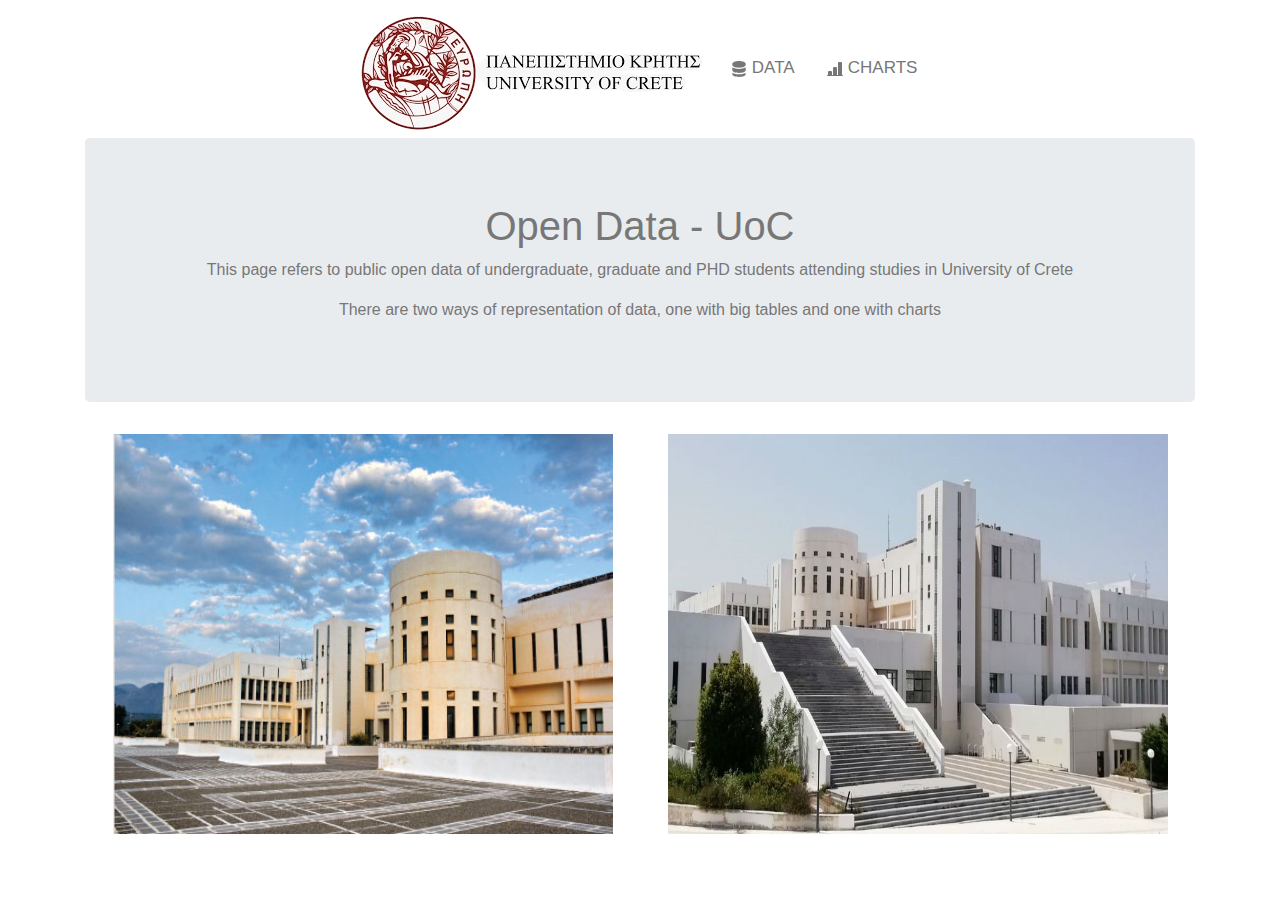
<file: ClientREST/src/main/webapp/index.html>
<!DOCTYPE html>
<html lang="en">
    <head>
        <meta charset="UTF-8">
        <meta name="viewport" content="width=device-width, height=device-height, initial-scale=1.0">
        <meta name="description" content="University of Crete, public open data about undergraduate, graduate, PHD students.">
        <title>OpenData - UoC</title>
        <link rel="stylesheet" type="text/css" href="https://stackpath.bootstrapcdn.com/bootstrap/4.3.1/css/bootstrap.min.css" integrity="sha384-ggOyR0iXCbMQv3Xipma34MD+dH/1fQ784/j6cY/iJTQUOhcWr7x9JvoRxT2MZw1T" crossorigin="anonymous">
        <link rel="stylesheet" type="text/css" href="css/style.css">
        <script src="https://d3js.org/d3.v4.min.js"></script>
        <link rel="icon" type="image/png" sizes="16x16" href="img/favicon-16x16.png">
        <link rel="icon" type="image/png" sizes="32x32" href="img/favicon-32x32.png">
        <link rel="icon" type="image/png" sizes="96x96" href="img/favicon-96x96.png">   
    </head>
    
    <body>
        <img id="uoc_pic" alt="uoc picture" src="img/uoc_header.png">

        <div class="dropdown">
            <button class="dropbtn">
                <svg xmlns="http://www.w3.org/2000/svg" width="16" height="16" fill="currentColor" class="bi bi-server" viewBox="0 0 16 16">
                <path d="M1.333 2.667C1.333 1.194 4.318 0 8 0s6.667 1.194 6.667 2.667V4c0 1.473-2.985 2.667-6.667 2.667S1.333 5.473 1.333 4V2.667z"/>
                <path d="M1.333 6.334v3C1.333 10.805 4.318 12 8 12s6.667-1.194 6.667-2.667V6.334c-.43.32-.931.58-1.458.79C11.81 7.684 9.967 8 8 8c-1.967 0-3.81-.317-5.21-.876a6.508 6.508 0 0 1-1.457-.79z"/>
                <path d="M14.667 11.668c-.43.319-.931.578-1.458.789-1.4.56-3.242.876-5.209.876-1.967 0-3.81-.316-5.21-.876a6.51 6.51 0 0 1-1.457-.79v1.666C1.333 14.806 4.318 16 8 16s6.667-1.194 6.667-2.667v-1.665z"/>
                </svg>
                DATA
            </button>
            <div class="dropdown-content">
                <div class="dropdown-submenu">
                    <a href="#">
                        Graduate students per
                        <svg xmlns="http://www.w3.org/2000/svg" width="16" height="16" fill="currentColor" class="bi bi-arrow-right" viewBox="0 0 16 16">
                        <path fill-rule="evenodd" d="M1 8a.5.5 0 0 1 .5-.5h11.793l-3.147-3.146a.5.5 0 0 1 .708-.708l4 4a.5.5 0 0 1 0 .708l-4 4a.5.5 0 0 1-.708-.708L13.293 8.5H1.5A.5.5 0 0 1 1 8z"/>
                        </svg>
                    </a>

                    <div class="dropdown-submenu-content">
                        <a href="#" id="gs_gy">graduation year</a>
                        <a href="#" id="gs_ay">academic year</a>
                    </div>
                </div>
                <div class="dropdown-submenu">
                    <a href="#">
                        PHD students per
                        <svg xmlns="http://www.w3.org/2000/svg" width="16" height="16" fill="currentColor" class="bi bi-arrow-right" viewBox="0 0 16 16">
                        <path fill-rule="evenodd" d="M1 8a.5.5 0 0 1 .5-.5h11.793l-3.147-3.146a.5.5 0 0 1 .708-.708l4 4a.5.5 0 0 1 0 .708l-4 4a.5.5 0 0 1-.708-.708L13.293 8.5H1.5A.5.5 0 0 1 1 8z"/>
                        </svg>
                    </a>
                    <div class="dropdown-submenu-content">
                        <a href="#" id="ps_gy">graduation year</a>
                        <a href="#" id="ps_ay">academic year</a>
                    </div>
                </div>
                <div class="dropdown-submenu">
                    <a href="#">
                        Undergraduate students per
                        <svg xmlns="http://www.w3.org/2000/svg" width="16" height="16" fill="currentColor" class="bi bi-arrow-right" viewBox="0 0 16 16">
                        <path fill-rule="evenodd" d="M1 8a.5.5 0 0 1 .5-.5h11.793l-3.147-3.146a.5.5 0 0 1 .708-.708l4 4a.5.5 0 0 1 0 .708l-4 4a.5.5 0 0 1-.708-.708L13.293 8.5H1.5A.5.5 0 0 1 1 8z"/>
                        </svg>
                    </a>
                    <div class="dropdown-submenu-content">
                        <a href="#" id="us_gy">graduation year</a>
                        <a href="#" id="us_ay">academic year</a>
                        <a href="#" id="us_a">age</a>
                    </div>
                </div>
            </div>
        </div>
        <div class="dropdown">
            <button class="dropbtn">
                <svg xmlns="http://www.w3.org/2000/svg" width="16" height="16" fill="currentColor" class="bi bi-bar-chart-line-fill" viewBox="0 0 16 16">
                <path d="M11 2a1 1 0 0 1 1-1h2a1 1 0 0 1 1 1v12h.5a.5.5 0 0 1 0 1H.5a.5.5 0 0 1 0-1H1v-3a1 1 0 0 1 1-1h2a1 1 0 0 1 1 1v3h1V7a1 1 0 0 1 1-1h2a1 1 0 0 1 1 1v7h1V2z"/>
                </svg>
                CHARTS
            </button>
            <div class="dropdown-content">
                <div class="dropdown-submenu">
                    <a href="#">
                        Graduate students per
                        <svg xmlns="http://www.w3.org/2000/svg" width="16" height="16" fill="currentColor" class="bi bi-arrow-right" viewBox="0 0 16 16">
                        <path fill-rule="evenodd" d="M1 8a.5.5 0 0 1 .5-.5h11.793l-3.147-3.146a.5.5 0 0 1 .708-.708l4 4a.5.5 0 0 1 0 .708l-4 4a.5.5 0 0 1-.708-.708L13.293 8.5H1.5A.5.5 0 0 1 1 8z"/>
                        </svg>
                    </a>

                    <div class="dropdown-submenu-content">
                        <a href="#" id="gs_gy_charts">graduation year</a>
                        <a href="#" id="gs_ay_charts">academic year</a>
                    </div>
                </div>
                <div class="dropdown-submenu">
                    <a href="#">
                        PHD students per
                        <svg xmlns="http://www.w3.org/2000/svg" width="16" height="16" fill="currentColor" class="bi bi-arrow-right" viewBox="0 0 16 16">
                        <path fill-rule="evenodd" d="M1 8a.5.5 0 0 1 .5-.5h11.793l-3.147-3.146a.5.5 0 0 1 .708-.708l4 4a.5.5 0 0 1 0 .708l-4 4a.5.5 0 0 1-.708-.708L13.293 8.5H1.5A.5.5 0 0 1 1 8z"/>
                        </svg>
                    </a>
                    <div class="dropdown-submenu-content">
                        <a href="#" id="ps_gy_charts">graduation year</a>
                        <a href="#" id="ps_ay_charts">academic year</a>
                    </div>
                </div>
                <div class="dropdown-submenu">
                    <a href="#">
                        Undergraduate students per
                        <svg xmlns="http://www.w3.org/2000/svg" width="16" height="16" fill="currentColor" class="bi bi-arrow-right" viewBox="0 0 16 16">
                        <path fill-rule="evenodd" d="M1 8a.5.5 0 0 1 .5-.5h11.793l-3.147-3.146a.5.5 0 0 1 .708-.708l4 4a.5.5 0 0 1 0 .708l-4 4a.5.5 0 0 1-.708-.708L13.293 8.5H1.5A.5.5 0 0 1 1 8z"/>
                        </svg>
                    </a>
                    <div class="dropdown-submenu-content">
                        <a href="#" id="us_gy_charts">graduation year</a>
                        <a href="#" id="us_ay_charts">academic year</a>
                        <a href="#" id="us_a_charts">age</a>
                    </div>
                </div>
            </div>
        </div>

        <div id="home">
            <div class="container">
                <div class="jumbotron">
                    <h1>Open Data - UoC</h1>
                    <p>This page refers to public open data of undergraduate, graduate and PHD students attending studies in University of Crete</p>
                    <p>There are two ways of representation of data, one with big tables and one with charts</p>
                </div>
                <div class="container">
                    <div class="row">
                        <div class="col-sm">
                            <img src = "img/uni2.jpg" alt="uni1" width="500" height="400">
                        </div>
                        <div class="col-sm">
                            <img src = "img/uni1.jpg" alt="uni2" width="500" height="400">
                        </div>
                    </div>
                </div>            
            </div>
        </div>

        <div id="data" style="display: none;">
            <h2 id = "header_table"></h2>
            <p>Search the table, based on the input fields.</p>
            <p><u><b>*Graduation Year K</b></u> refers to the minimum required years until graduation in each department.</p>
            <div class="input-group mb-3">
                <div class="input-group-prepend">
                    <span class="input-group-text">Year</span>
                </div>
                <input type="text" class="form-control" id="year" aria-labelledby="year">
                <div class="input-group-prepend">
                    <span class="input-group-text" id="column_change"></span>
                </div>
                <input type="text" class="form-control" id="wildcard" aria-labelledby="wildcard">
                <div class="input-group-prepend">
                    <span class="input-group-text">Department</span>
                </div>
                <input type="text" class="form-control" id="department" aria-labelledby="department">
                <div class="input-group-prepend">
                    <span class="input-group-text">Gender</span>
                </div>
                <input type="text" class="form-control" id="gender" aria-labelledby="gender">
                <div class="input-group-prepend">
                    <span class="input-group-text">Value</span>
                </div>
                <input type="text" class="form-control" id="value" aria-labelledby="value">           
            </div>
            <div>
                <table class="w3-table-all w3-centered w3-hoverable" id="myTable"></table>
            </div>
        </div>

        <div id="charts" style="display: none;">
            <h3>Choose an alternative year</h3>
            <div class="select">
                <select class="select" id="slct">
                    <option>2006-07</option>
                    <option>2007-08</option>
                    <option>2008-09</option>
                    <option>2009-10</option>
                    <option>2010-11</option>
                    <option>2011-12</option>
                    <option>2012-13</option>
                    <option>2013-14</option>
                    <option>2014-15</option>
                    <option>2015-16</option>
                    <option>2016-17</option>
                    <option>2017-18</option>
                    <option selected>2018-19</option>
                </select>
            </div>
            <svg id = "svg" width="900" height="800" ></svg>
        </div>

        <script>
            const server = 'http://147.52.17.140:8080/ClientREST';
            //const server = 'http://localhost:8080/ClientREST';
            const current_year = "2018-19";

            const home = document.getElementById('home');
            const data = document.getElementById('data');
            const charts = document.getElementById('charts');
            const myTable = document.getElementById("myTable");
            const uoc_pic = document.getElementById('uoc_pic');

            const year = document.getElementById("year");
            const wildcard = document.getElementById("wildcard");
            const department = document.getElementById("department");
            const gender = document.getElementById("gender");
            const table_value = document.getElementById("value");

            const change = document.getElementById("column_change");
            const header_table = document.querySelector('#header_table');

            uoc_pic.addEventListener('click', home_handler, false);

            gs_gy.addEventListener('click', loadDoc, false);
            gs_gy.myParam = server + '/rest/services/grad/getTotalpergradyear';
            gs_ay.addEventListener('click', loadDoc, false);
            gs_ay.myParam = server + '/rest/services/grad/getTotalperacadyear';

            ps_gy.addEventListener('click', loadDoc, false);
            ps_gy.myParam = server + '/rest/services/phd/getTotalpergradyear';
            ps_ay.addEventListener('click', loadDoc, false);
            ps_ay.myParam = server + '/rest/services/phd/getTotalperacadyear';

            us_ay.addEventListener('click', loadDoc, false);
            us_ay.myParam = server + '/rest/services/undergrad/getTotalperacadyear';
            us_gy.addEventListener('click', loadDoc, false);
            us_gy.myParam = server + '/rest/services/undergrad/getTotalpergradyear';
            us_a.addEventListener('click', loadDoc, false);
            us_a.myParam = server + '/rest/services/undergrad/getTotalperage';

            function inputs_clear() {
                year.value = "";
                wildcard.value = "";
                department.value = "";
                gender.value = "";
                table_value.value = "";
            }

            function loadDoc(evt) {
                data_handler();
                inputs_clear();
                if (evt.target.id === "gs_gy") {
                    change.innerHTML = "Graduation Year";
                    header_table.innerHTML = "Graduate students per graduation year";
                } else if (evt.target.id === "gs_ay") {
                    change.innerHTML = "Academic Year";
                    header_table.innerHTML = "Graduate students per academic year";
                } else if (evt.target.id === "ps_ay") {
                    change.innerHTML = "Academic Year";
                    header_table.innerHTML = "PHD students per academic year";
                } else if (evt.target.id === "ps_gy") {
                    change.innerHTML = "Graduation Year";
                    header_table.innerHTML = "PHD students per graduation year";
                } else if (evt.target.id === "us_gy") {
                    change.innerHTML = "Graduation Year";
                    header_table.innerHTML = "Undergraduate students per graduation year";
                } else if (evt.target.id === "us_ay") {
                    change.innerHTML = "Academic Year";
                    header_table.innerHTML = "Undergraduate students per academic year";
                } else if (evt.target.id === "us_a") {
                    change.innerHTML = "Age";
                    header_table.innerHTML = "Undergraduate students per age";
                }
                var xhttp = new XMLHttpRequest();
                xhttp.onreadystatechange = function () {
                    if (this.readyState === 4 && this.status === 200) {
                        myTable.innerHTML = this.responseText;
                    }
                };
                xhttp.open("GET", evt.currentTarget.myParam, true);
                xhttp.send();

            }

            const gs_gy_charts = document.querySelector('#gs_gy_charts');
            const gs_ay_charts = document.querySelector('#gs_ay_charts');
            const ps_gy_charts = document.querySelector('#ps_gy_charts');
            const ps_ay_charts = document.querySelector('#ps_ay_charts');
            const us_gy_charts = document.querySelector('#us_gy_charts');
            const us_ay_charts = document.querySelector('#us_ay_charts');
            const us_a_charts = document.querySelector('#us_a_charts');
            const slct = document.getElementById("slct");

            gs_gy_charts.addEventListener('click', student_charts, false);
            gs_ay_charts.addEventListener('click', student_charts, false);
            ps_gy_charts.addEventListener('click', student_charts, false);
            ps_ay_charts.addEventListener('click', student_charts, false);
            us_gy_charts.addEventListener('click', student_charts, false);
            us_ay_charts.addEventListener('click', student_charts, false);
            us_a_charts.addEventListener('click', student_charts, false);

            slct.addEventListener('change', alternative_charts, false);

            var part_url = "";
            var action = "";
            var csv_name = "";
            var temp_year = "";
            function student_charts(evt) {
                charts_handler();
                slct.value = current_year;
                csv_name = "";
                if (evt.target.id === "gs_gy_charts") {
                    part_url = "grad";
                    action = "getGrandTotalofGraduationYears";
                    csv_name = "ggy";
                } else if (evt.target.id === "gs_ay_charts") {
                    part_url = "grad";
                    action = "getGrandTotalofAcademicYears";
                    csv_name = "gay";
                } else if (evt.target.id === "ps_ay_charts") {
                    part_url = "phd";
                    action = "getGrandTotalofAcademicYears";
                    csv_name = "pay";
                } else if (evt.target.id === "ps_gy_charts") {
                    part_url = "phd";
                    action = "getGrandTotalofGraduationYears";
                    csv_name = "pgy";
                } else if (evt.target.id === "us_gy_charts") {
                    part_url = "undergrad";
                    action = "getGrandTotalofGraduationYears";
                    csv_name = "ugy";
                } else if (evt.target.id === "us_ay_charts") {
                    part_url = "undergrad";
                    action = "getGrandTotalofAcademicYears";
                    csv_name = "uay";
                } else if (evt.target.id === "us_a_charts") {
                    part_url = "undergrad";
                    action = "getGrandTotalofAges";
                    csv_name = "uage";
                }
                temp_year = current_year;
                loadcharts(server + '/rest/services/' + part_url + '/' + action + '/' + current_year);
            }

            function alternative_charts(evt) {
                temp_year = document.getElementById(evt.target.id).value;
                loadcharts(server + '/rest/services/' + part_url + '/' + action + '/' + document.getElementById(evt.target.id).value);
            }


            function loadcharts(x) {
                var xhttp = new XMLHttpRequest();
                xhttp.onreadystatechange = function () {
                    if (this.readyState === 4 && this.status === 200) {
                        document.getElementById("svg").innerHTML = "";
                        var flag = 0;
                        if (part_url === "undergrad"){
                            flag = 1;
                        }
                        
                        d3js(this.responseText,flag);
                    }
                };
                xhttp.open("GET", x, false);
                xhttp.send();
            }



            var x1,y1,g1,height1;
            function d3js(title,flag) {
                var x_title = title.substring(title.indexOf("=") + 1, title.length);
                var title = title.substring(0, title.indexOf("="));
                if (flag === 1){
                    document.getElementById("svg").setAttribute("width", "1200");
                    document.getElementById("svg").setAttribute("height", "1100");
                } else {
                    document.getElementById("svg").setAttribute("width", "900");
                    document.getElementById("svg").setAttribute("height", "800");
                }
                var svg = d3.select("#svg"),margin = 200, width = d3.select("#svg").attr("width") - margin, height = d3.select("#svg").attr("height") - margin;
                height1 = height;
                svg.append("text")
                        .attr("transform", "translate(100,0)")
                        .attr("x", 50)
                        .attr("y", 50)
                        .attr("font-size", "24px")
                        .text(title)
                        .style('fill', 'rgb(139, 50, 43)');

                x = d3.scaleBand().range([0, width]).padding(0.4);
                y = d3.scaleLinear().range([height, 0]);
                x1 = x;
                y1 = y;
                
                var g = svg.append("g").attr("transform", "translate(" + 100 + "," + 100 + ")");
                g1 = g;
                
                d3.csv("Data/" + csv_name + temp_year + ".csv", function (error, data) {
                    if (error) {
                        throw error;
                    }   
                    x.domain(data.map(function (d) {
                        return d.year.toString();
                    }));
                    y.domain([0, d3.max(data, function (d) {
                            return parseInt(d.value);
                        })]);
                    if (flag === 1){
                        g.append("g")
                            .attr("transform", "translate(0," + height + ")")
                            .call(d3.axisBottom(x))
                            .append("text")
                            .attr("y", height - 870)
                            .attr("x", width - 10)
                            .attr("text-anchor", "end")
                            .attr("stroke", "black")
                            .text(x_title);
                    } else {
                        g.append("g")
                            .attr("transform", "translate(0," + height + ")")
                            .call(d3.axisBottom(x))
                            .append("text")
                            .attr("y", height - 565)
                            .attr("x", width - 10)
                            .attr("text-anchor", "end")
                            .attr("stroke", "black")
                            .text(x_title);
                    }
                    

                    g.append("g")
                            .call(d3.axisLeft(y).tickFormat(function (d) {
                                return d;
                            }).ticks(10))
                            .append("text")
                            .attr("transform", "rotate(-90)")
                            .attr("y", 6)
                            .attr("dy", "-5.1em")
                            .attr("text-anchor", "end")
                            .attr("stroke", "black")
                            .text("Number of students");

                    g.selectAll(".bar")
                            .data(data)
                            .enter().append("rect")
                            .attr("class", "bar")
                            .style('fill', 'steelblue')
                            .on("mouseover", onMouseOver) //Add listener for the mouseover event
                            .on("mouseout", onMouseOut)   //Add listener for the mouseout event
                            .attr("x", function (d) {
                                return x(d.year);
                            })
                            .attr("y", function (d) {
                                return y(d.value);
                            })
                            .attr("width", x.bandwidth())
                            .transition()
                            .ease(d3.easeLinear)
                            .duration(400)
                            .delay(function (d, i) {
                                return i * 50;
                            })
                            .attr("height", function (d) {
                                return height - y(d.value);
                            });
                });
            }

            //mouseover event handler function
            function onMouseOver(d) {
                d3.select(this).attr('class', 'highlight');
                d3.select(this)
                        .transition()     // adds animation
                        .duration(400)
                        .style('fill', 'rgb(139, 50, 43)')
                        .attr('width', x1.bandwidth() + 5)
                        .attr("y", function (d) {
                            return y1(d.value) - 10;
                        })
                        .attr("height", function (d) {
                            return height1 - y1(d.value) + 10;
                        });

                g1.append("text")
                        .attr('class', 'val')
                        .attr('x', function () {
                            return x1(d.year);
                        })
                        .attr('y', function () {
                            return y1(d.value) - 15;
                        })
                        .text(function () {
                            return [d.value];  // Value of the text
                        });
            }

            //mouseout event handler function
            function onMouseOut() {
                // use the text label class to remove label on mouseout
                d3.select(this).attr('class', 'bar');
                d3.select(this)
                        .transition()     // adds animation
                        .duration(400)
                        .style('fill', 'steelblue')
                        .attr('width', x1.bandwidth())
                        .attr("y", function (d) {
                            return y1(d.value);
                        })
                        .attr("height", function (d) {
                            return height1 - y1(d.value);
                        });

                d3.selectAll('.val')
                        .remove();
            }


            const year_q = document.querySelector('#year');
            const wildcard_q = document.querySelector('#wildcard');
            const department_q = document.querySelector('#department');
            const gender_q = document.querySelector('#gender');
            const value_q = document.querySelector('#value');

            year_q.addEventListener('keyup', filterTable, false);
            wildcard_q.addEventListener('keyup', filterTable, false);
            department_q.addEventListener('keyup', filterTable, false);
            gender_q.addEventListener('keyup', filterTable, false);
            value_q.addEventListener('keyup', filterTable, false);


            function home_handler() {
                home.style.display = 'block';
                charts.style.display = 'none';
                data.style.display = 'none';
                myTable.innerHTML = null;
            }

            function data_handler() {
                data.style.display = 'block';
                home.style.display = 'none';
                charts.style.display = 'none';
            }
            function charts_handler() {
                charts.style.display = 'block';
                data.style.display = 'none';
                home.style.display = 'none';
                myTable.innerHTML = null;
            }
            var firstCol, secondCol, thirdCol, fourthCol, fifthCol;
            var filter, second_filter, third_filter, fourth_filter, fifth_filter;
            function filterTable() {
                var flag = false;
                if (year)
                    filter = year.value.toUpperCase();
                else
                    filter = "";
                if (wildcard) {
                    if (wildcard.value.toUpperCase() === "K") {
                        flag = true;
                    }
                    second_filter = wildcard.value.toUpperCase();
                } else
                    second_filter = "";
                if (department)
                    third_filter = department.value.toUpperCase();
                else
                    third_filter = "";
                if (gender)
                    fourth_filter = new RegExp('\\b' + gender.value.toUpperCase() + '\\b');
                else
                    fourth_filter = "";
                if (table_value)
                    fifth_filter = new RegExp('\\b' + table_value.value.toUpperCase() + '\\b');
                else
                    fifth_filter = "";

                var rows = document.querySelector("#myTable tbody").rows;
                var i;
                for (i = 0; i < rows.length; i++) {
                    firstCol = rows[i].cells[0].textContent.toUpperCase();
                    secondCol = rows[i].cells[1].textContent.toUpperCase();
                    thirdCol = rows[i].cells[2].textContent.toUpperCase();
                    fourthCol = rows[i].cells[3].textContent.toUpperCase();
                    fifthCol = rows[i].cells[4].textContent.toUpperCase();
                    if (flag) {
                        if (firstCol.indexOf(filter) > -1
                                && second_filter === secondCol
                                && thirdCol.indexOf(third_filter) > -1
                                && fourth_filter.test(fourthCol)
                                && fifth_filter.test(fifthCol)
                                )
                            rows[i].style.display = "";
                        else
                            rows[i].style.display = "none";
                    } else {
                        if (firstCol.indexOf(filter) > -1
                                && secondCol.indexOf(second_filter) > -1
                                && thirdCol.indexOf(third_filter) > -1
                                && fourth_filter.test(fourthCol)
                                && fifth_filter.test(fifthCol)
                                )
                            rows[i].style.display = "";
                        else
                            rows[i].style.display = "none";
                    }

                }
            }
        </script>
    </body>

</html>
</file>
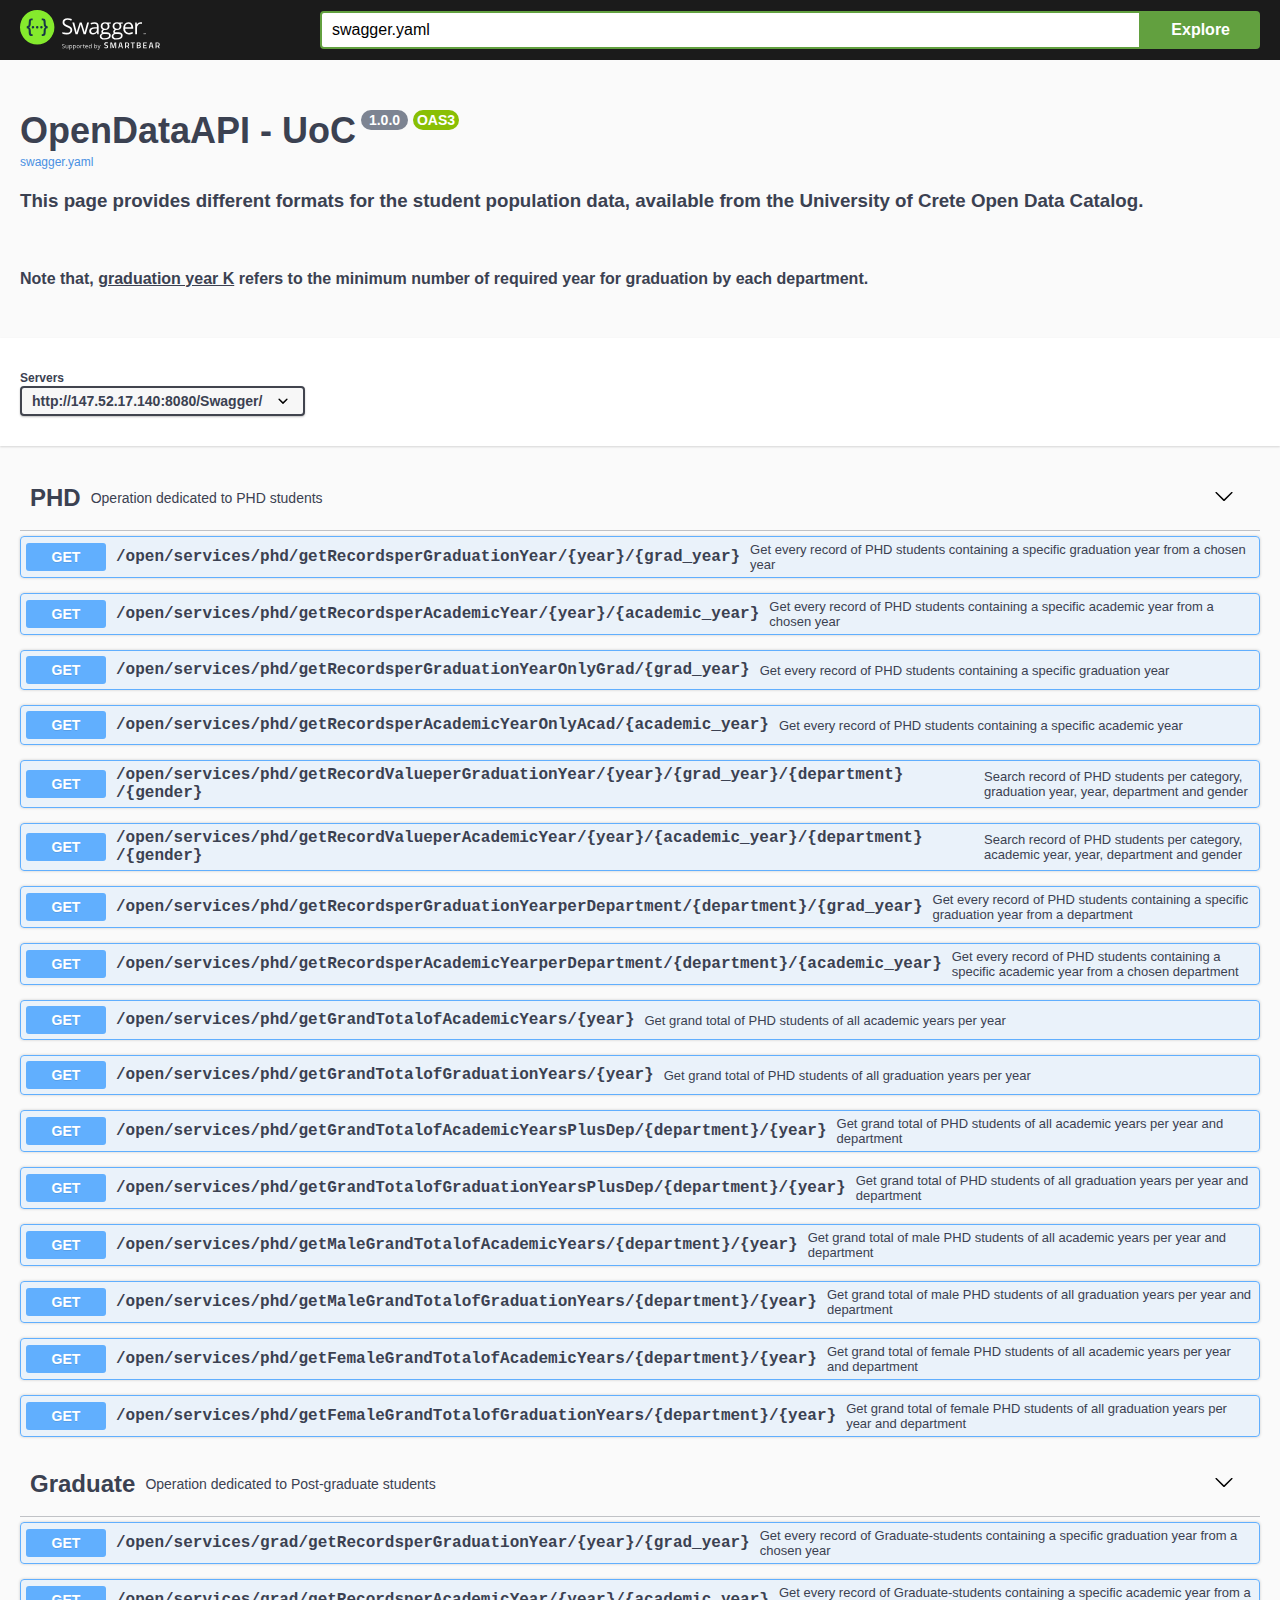
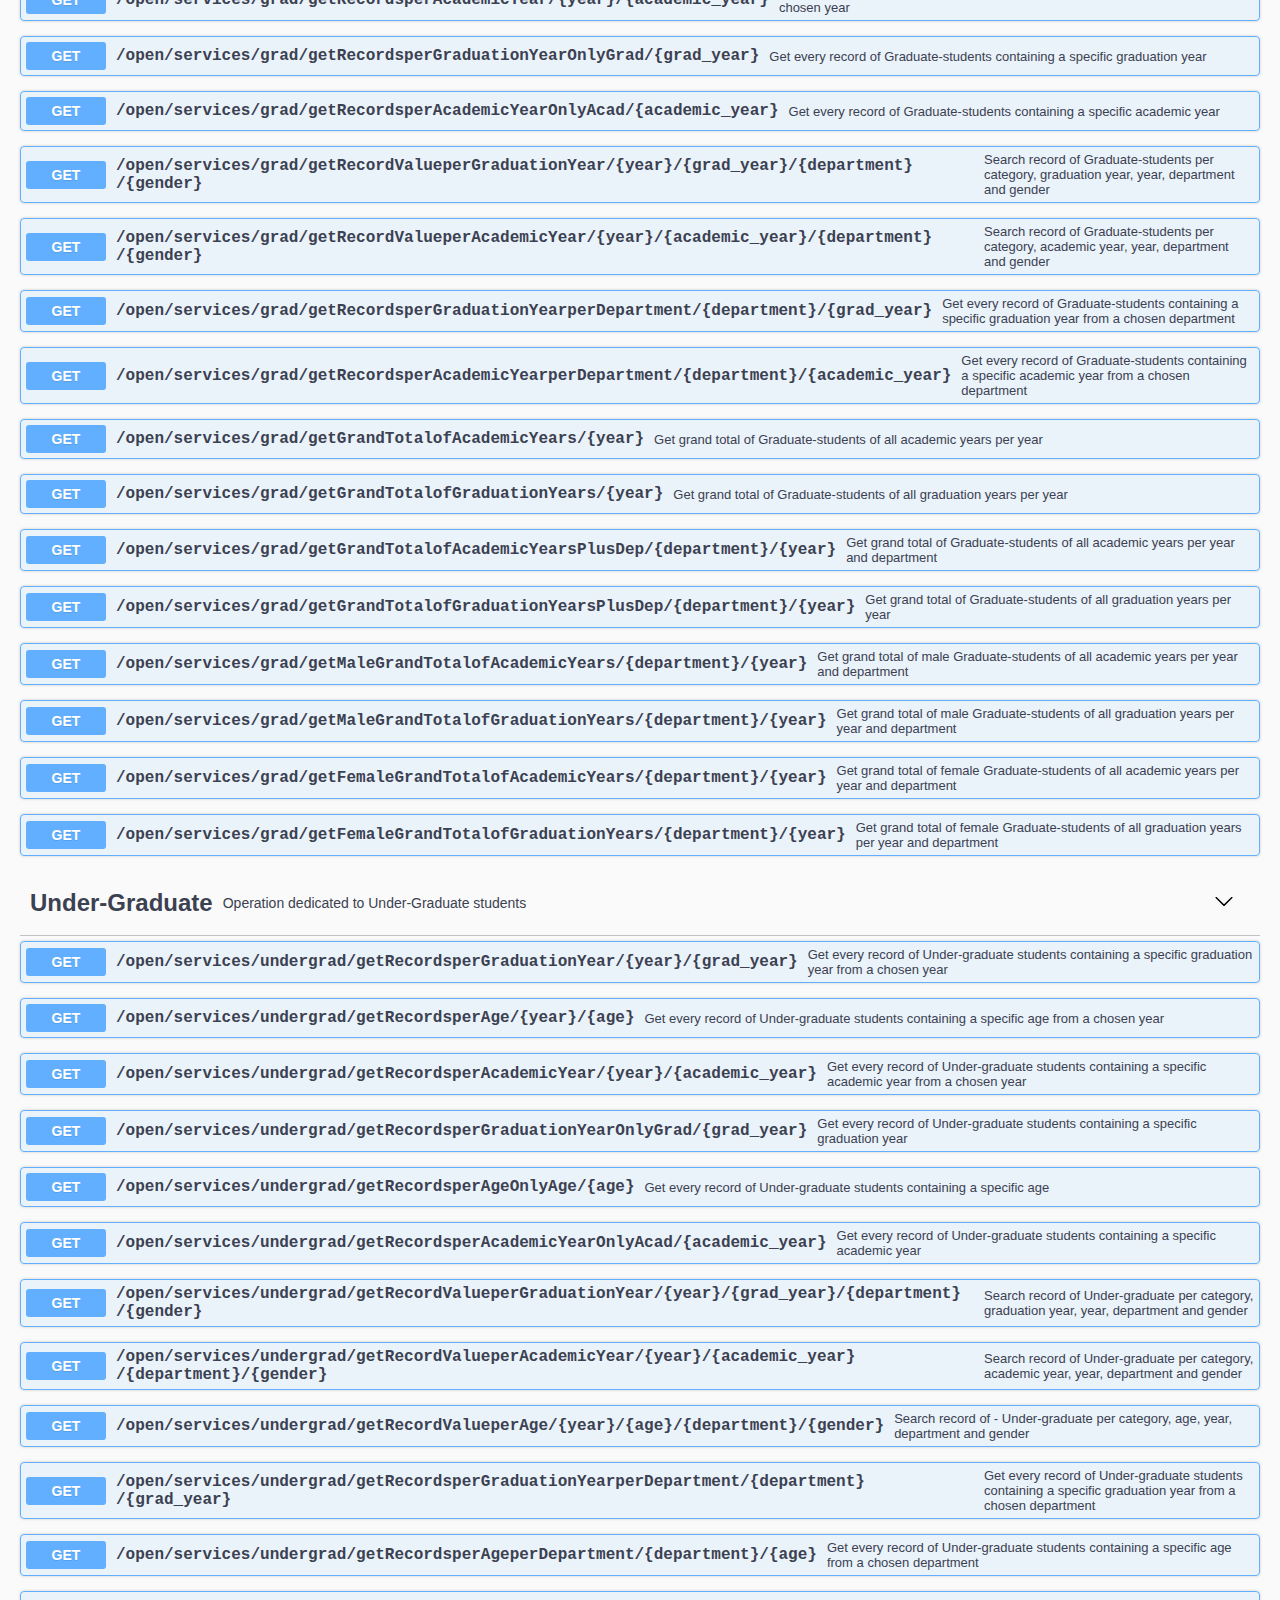
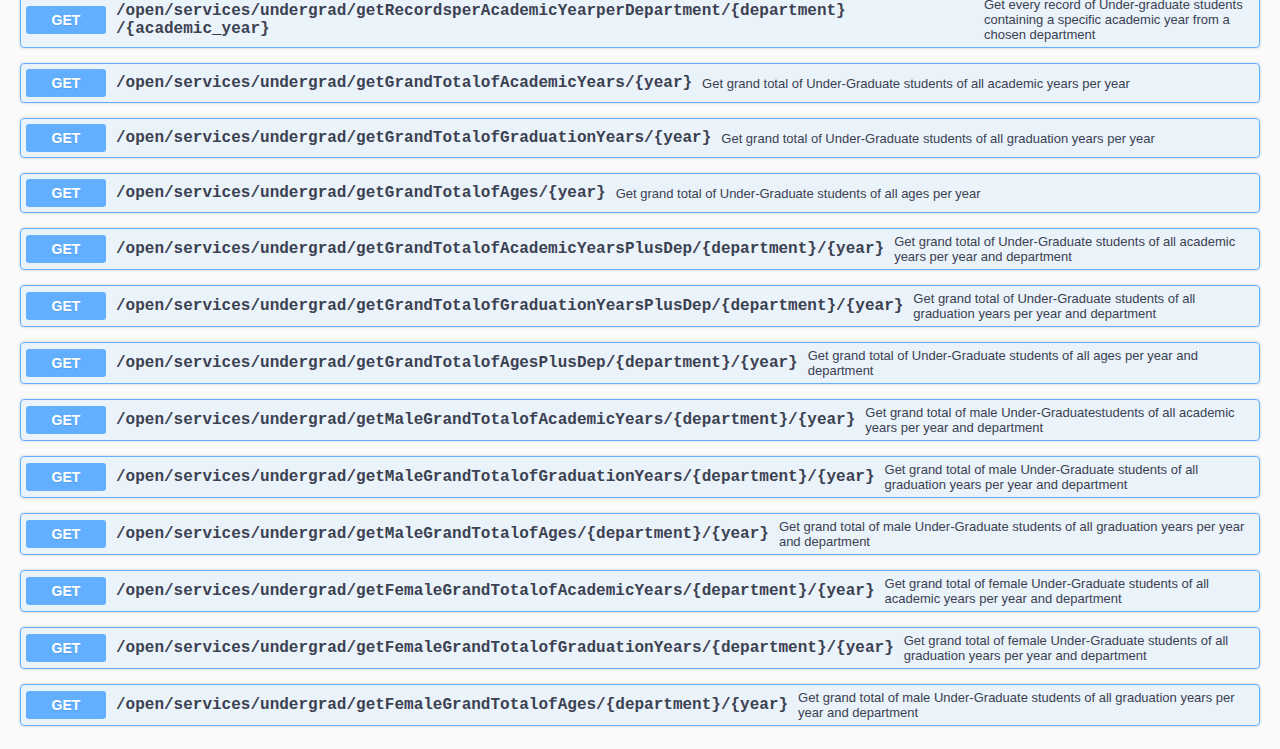
<file: Swagger/src/main/webapp/index.html>
<!DOCTYPE html>
<html lang="en">
  <head>
    <meta charset="UTF-8">
    <title>Swagger UI</title>
    <link rel="stylesheet" type="text/css" href="./swagger-ui.css" >
    <link rel="icon" type="image/png" href="./favicon-32x32.png" sizes="32x32" />
    <link rel="icon" type="image/png" href="./favicon-16x16.png" sizes="16x16" />
    <style>
      html
      {
        box-sizing: border-box;
        overflow: -moz-scrollbars-vertical;
        overflow-y: scroll;
      }

      *,
      *:before,
      *:after
      {
        box-sizing: inherit;
      }

      body
      {
        margin:0;
        background: #fafafa;
      }
    </style>
  </head>

  <body>
    <div id="swagger-ui"></div>

    <script src="./swagger-ui-bundle.js"> </script>
    <script src="./swagger-ui-standalone-preset.js"> </script>
    <script>
    window.onload = function() {
      // Begin Swagger UI call region
      const ui = SwaggerUIBundle({

        url: 'swagger.yaml',
        dom_id: '#swagger-ui',
        deepLinking: true,
        presets: [
          SwaggerUIBundle.presets.apis,
          SwaggerUIStandalonePreset
        ],
        plugins: [
          SwaggerUIBundle.plugins.DownloadUrl
        ],
        layout: "StandaloneLayout"
        
      });
      // End Swagger UI call region

      window.ui = ui;
    };
  </script>
  </body>
</html>
</file>
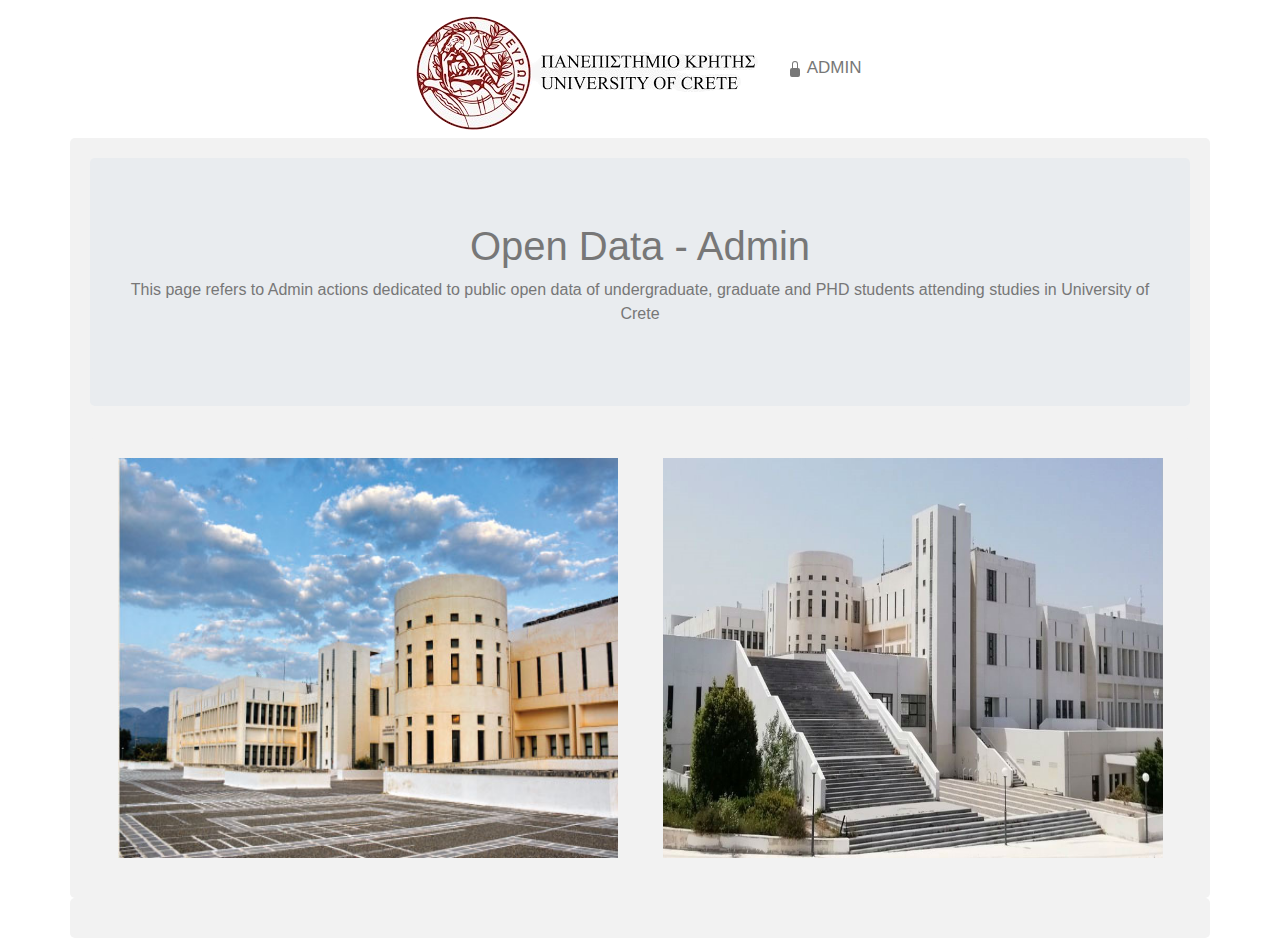
<file: Upload/src/main/webapp/index.html>
<!DOCTYPE html>
<html lang="en">
    <head>
        <title>File Uploading Form</title>
        <meta charset="UTF-8">
        <meta name="viewport" content="width=device-width, height=device-height, initial-scale=1.0">
        <meta name="description" content="Upload datasets, University of Crete, public open data about undergraduate, graduate, PHD students.">
        <link rel="stylesheet" type="text/css" href="https://stackpath.bootstrapcdn.com/bootstrap/4.3.1/css/bootstrap.min.css" integrity="sha384-ggOyR0iXCbMQv3Xipma34MD+dH/1fQ784/j6cY/iJTQUOhcWr7x9JvoRxT2MZw1T" crossorigin="anonymous">
        <link rel="stylesheet" type="text/css" href="css/style.css">
        <link rel="icon" type="image/png" sizes="16x16" href="img/favicon-16x16.png">
        <link rel="icon" type="image/png" sizes="32x32" href="img/favicon-32x32.png">
        <link rel="icon" type="image/png" sizes="96x96" href="img/favicon-96x96.png"> 
    </head>
    <body>
        <img id="uoc_pic" alt="uoc picture" src="img/uoc_header.png">
        
        <div class="dropdown">
            <button class="dropbtn">
                <svg xmlns="http://www.w3.org/2000/svg" width="16" height="16" fill="currentColor" class="bi bi-lock-fill" viewBox="0 0 16 16">
                    <path d="M8 1a2 2 0 0 1 2 2v4H6V3a2 2 0 0 1 2-2zm3 6V3a3 3 0 0 0-6 0v4a2 2 0 0 0-2 2v5a2 2 0 0 0 2 2h6a2 2 0 0 0 2-2V9a2 2 0 0 0-2-2z"/>
                </svg>
                 ADMIN
            </button>
            <div class="dropdown-content">
                <div class="dropdown-submenu">
                    <div class="dropdown-submenu">
                        <a href="#" id="upload_table">Upload</a>
                    </div>
                </div>               
            </div>
        </div>

        <div id="home">
            <div class="container">
                <div class="jumbotron">
                    <h1>Open Data - Admin</h1>
                    <p>This page refers to Admin actions dedicated to public open data of undergraduate, graduate and PHD students attending studies in University of Crete</p>
                </div>
                <div class="container">
                    <div class="row">
                        <div class="col-sm">
                            <img src = "img/uni2.jpg" alt="uni1" width="500" height="400">
                        </div>
                        <div class="col-sm">
                            <img src = "img/uni1.jpg" alt="uni2" width="500" height="400">
                        </div>
                    </div>
                </div>            
            </div>
        </div>

        <div class="container">
            <div id="upload" style="display: none;">
                <h3>File Upload:</h3>
                <br>
                <form action = "UploadServlet" method = "post" enctype = "multipart/form-data">
                    <input type = "file" name = "file" size = "50" />
                    <br><br>
                    <label for="pwd">Password:</label>
                    <input type="password" id="pwd" name="pwd">
                    <br><br>
                    <input type = "submit" value = "Upload File" />
                </form>
            </div>
        </div>
    </body>
    <script>
        const uoc_pic = document.getElementById('uoc_pic');
        const home = document.getElementById('home');
        const upload = document.getElementById('upload');
        const upload_table = document.getElementById('upload_table');
        uoc_pic.addEventListener('click', home_handler, false);
        upload_table.addEventListener('click', upload_handler, false);
        function home_handler() {
            home.style.display = 'block';
            upload.style.display = 'none';
        }
        function upload_handler() {
            upload.style.display = 'block';
            home.style.display = 'none';
        }
    </script>
</html>
</file>
<file: ClientREST/src/main/webapp/css/style.css>
body {font-family: "Lato", sans-serif;color: #777;text-align: center;}

.w3-table-all{border-collapse:collapse;border-spacing:0;width:100%;display:table}.w3-table-all{border:1px solid #ccc}
.w3-bordered tr,.w3-table-all tr{border-bottom:1px solid #ddd}.w3-striped tbody tr:nth-child(even){background-color:#f1f1f1}
.w3-table-all tr:nth-child(odd){background-color:#fff}.w3-table-all tr:nth-child(even){background-color:#f1f1f1}
.w3-hoverable tbody tr:hover,.w3-ul.w3-hoverable li:hover{background-color:#ccc}.w3-centered tr th,.w3-centered tr td{text-align:center}
.w3-table td,.w3-table th,.w3-table-all td,.w3-table-all th{padding:8px 8px;display:table-cell;text-align:left;vertical-align:top}
.w3-table th:first-child,.w3-table td:first-child,.w3-table-all th:first-child,.w3-table-all td:first-child{padding-left:16px}

.dropbtn{background-color:#fff;color:#777;padding:14px;font-size:17px;border:none}
.dropdown,.dropdown-submenu{position:relative;display:inline-block}
.dropdown-content,.dropdown-submenu-content{display:none;position:absolute;background-color:#fff;min-width:260px;box-shadow:0 8px 16px 0 rgba(0,0,0,.2);z-index:1}
.dropdown-content a,.dropdown-submenu-content a{color:#000;padding:12px 16px;display:block}
.dropdown-content a:hover,.dropdown-submenu-content a:hover{background-color:#ddd}
.dropdown-submenu:hover .dropdown-submenu-content,.dropdown:hover .dropdown-content{display:block}
.dropdown:hover .dropbtn{background-color:#ddd}
.dropdown-submenu{position:relative}
.dropdown-submenu-content{left:100%;top:0;min-width:100px;white-space:nowrap}
.dropdown-submenu:hover .dropdown-submenu-content{display:inline-block}

.select {position: relative;display: block;width: 10em;height: 3em;line-height: 3;background: #ffffff;overflow: hidden;padding: 0 .5em;color: rgb(0, 0, 0);cursor: pointer;margin:auto;}
/* Arrow */
.select::after {content: '\25BC';position: absolute;top: 0;right: 0;padding: 0 1em;background: #ddd;cursor: pointer;pointer-events: none;-webkit-transition: .25s all ease;-o-transition: .25s all ease;transition: .25s all ease;}
/* Transition */
.select:hover::after {color: rgb(139, 50, 43);}
.img {
    width: 100%;
    height: auto;
}
</file>
<file: Upload/src/main/webapp/css/style.css>
body {font-family: "Lato", sans-serif;color: #777;text-align: center;}
body {font-family: Arial, Helvetica, sans-serif;}
* {box-sizing: border-box;}

input[type=text], select, textarea {width: 100%;padding: 12px;border: 1px solid #ccc;border-radius: 4px;box-sizing: border-box;margin-top: 6px;margin-bottom: 16px;resize: vertical;}
input[type=submit] {background-color: #4c82af;color: white;padding: 12px 20px;border: none;border-radius: 4px;cursor: pointer;}
input[type=submit]:hover {background-color: #4c82af;}

.container {border-radius: 5px;background-color: #f2f2f2;padding: 20px;}

.dropbtn{background-color:#fff;color:#777;padding:14px;font-size:17px;border:none}
.dropdown,.dropdown-submenu{position:relative;display:inline-block}
.dropdown-content,.dropdown-submenu-content{display:none;position:absolute;background-color:#fff;min-width:100px;box-shadow:0 8px 16px 0 rgba(0,0,0,.2);z-index:1}
.dropdown-content a,.dropdown-submenu-content a{color:#000;padding:12px 16px;display:block}
.dropdown-content a:hover,.dropdown-submenu-content a:hover{background-color:#ddd}
.dropdown-submenu:hover .dropdown-submenu-content,.dropdown:hover .dropdown-content{display:block}
.dropdown:hover .dropbtn{background-color:#ddd}
.dropdown-submenu{position:relative}
.dropdown-submenu-content{left:100%;top:0;min-width:100px;white-space:nowrap}
.dropdown-submenu:hover .dropdown-submenu-content{display:inline-block}
</file>
<file: Swagger/src/main/webapp/swagger-ui.css>
.swagger-ui{
  /*! normalize.css v7.0.0 | MIT License | github.com/necolas/normalize.css */font-family:sans-serif;color:#3b4151}.swagger-ui html{line-height:1.15;-ms-text-size-adjust:100%;-webkit-text-size-adjust:100%}.swagger-ui body{margin:0}.swagger-ui article,.swagger-ui aside,.swagger-ui footer,.swagger-ui header,.swagger-ui nav,.swagger-ui section{display:block}.swagger-ui h1{font-size:2em;margin:.67em 0}.swagger-ui figcaption,.swagger-ui figure,.swagger-ui main{display:block}.swagger-ui figure{margin:1em 40px}.swagger-ui hr{box-sizing:content-box;height:0;overflow:visible}.swagger-ui pre{font-family:monospace,monospace;font-size:1em}.swagger-ui a{background-color:transparent;-webkit-text-decoration-skip:objects}.swagger-ui abbr[title]{border-bottom:none;text-decoration:underline;-webkit-text-decoration:underline dotted;text-decoration:underline dotted}.swagger-ui b,.swagger-ui strong{font-weight:inherit;font-weight:bolder}.swagger-ui code,.swagger-ui kbd,.swagger-ui samp{font-family:monospace,monospace;font-size:1em}.swagger-ui dfn{font-style:italic}.swagger-ui mark{background-color:#ff0;color:#000}.swagger-ui small{font-size:80%}.swagger-ui sub,.swagger-ui sup{font-size:75%;line-height:0;position:relative;vertical-align:baseline}.swagger-ui sub{bottom:-.25em}.swagger-ui sup{top:-.5em}.swagger-ui audio,.swagger-ui video{display:inline-block}.swagger-ui audio:not([controls]){display:none;height:0}.swagger-ui img{border-style:none}.swagger-ui svg:not(:root){overflow:hidden}.swagger-ui button,.swagger-ui input,.swagger-ui optgroup,.swagger-ui select,.swagger-ui textarea{font-family:sans-serif;font-size:100%;line-height:1.15;margin:0}.swagger-ui button,.swagger-ui input{overflow:visible}.swagger-ui button,.swagger-ui select{text-transform:none}.swagger-ui [type=reset],.swagger-ui [type=submit],.swagger-ui button,.swagger-ui html [type=button]{-webkit-appearance:button}.swagger-ui [type=button]::-moz-focus-inner,.swagger-ui [type=reset]::-moz-focus-inner,.swagger-ui [type=submit]::-moz-focus-inner,.swagger-ui button::-moz-focus-inner{border-style:none;padding:0}.swagger-ui [type=button]:-moz-focusring,.swagger-ui [type=reset]:-moz-focusring,.swagger-ui [type=submit]:-moz-focusring,.swagger-ui button:-moz-focusring{outline:1px dotted ButtonText}.swagger-ui fieldset{padding:.35em .75em .625em}.swagger-ui legend{box-sizing:border-box;color:inherit;display:table;max-width:100%;padding:0;white-space:normal}.swagger-ui progress{display:inline-block;vertical-align:baseline}.swagger-ui textarea{overflow:auto}.swagger-ui [type=checkbox],.swagger-ui [type=radio]{box-sizing:border-box;padding:0}.swagger-ui [type=number]::-webkit-inner-spin-button,.swagger-ui [type=number]::-webkit-outer-spin-button{height:auto}.swagger-ui [type=search]{-webkit-appearance:textfield;outline-offset:-2px}.swagger-ui [type=search]::-webkit-search-cancel-button,.swagger-ui [type=search]::-webkit-search-decoration{-webkit-appearance:none}.swagger-ui ::-webkit-file-upload-button{-webkit-appearance:button;font:inherit}.swagger-ui details,.swagger-ui menu{display:block}.swagger-ui summary{display:list-item}.swagger-ui canvas{display:inline-block}.swagger-ui template{display:none}.swagger-ui [hidden]{display:none}.swagger-ui .debug *{outline:1px solid gold}.swagger-ui .debug-white *{outline:1px solid #fff}.swagger-ui .debug-black *{outline:1px solid #000}.swagger-ui .debug-grid{background:transparent url([data-uri]) repeat 0 0}.swagger-ui .debug-grid-16{background:transparent url([data-uri]) repeat 0 0}.swagger-ui .debug-grid-8-solid{background:#fff url([data-uri]) repeat 0 0}.swagger-ui .debug-grid-16-solid{background:#fff url([data-uri]) repeat 0 0}.swagger-ui .border-box,.swagger-ui a,.swagger-ui article,.swagger-ui body,.swagger-ui code,.swagger-ui dd,.swagger-ui div,.swagger-ui dl,.swagger-ui dt,.swagger-ui fieldset,.swagger-ui footer,.swagger-ui form,.swagger-ui h1,.swagger-ui h2,.swagger-ui h3,.swagger-ui h4,.swagger-ui h5,.swagger-ui h6,.swagger-ui header,.swagger-ui html,.swagger-ui input[type=email],.swagger-ui input[type=number],.swagger-ui input[type=password],.swagger-ui input[type=tel],.swagger-ui input[type=text],.swagger-ui input[type=url],.swagger-ui legend,.swagger-ui li,.swagger-ui main,.swagger-ui ol,.swagger-ui p,.swagger-ui pre,.swagger-ui section,.swagger-ui table,.swagger-ui td,.swagger-ui textarea,.swagger-ui th,.swagger-ui tr,.swagger-ui ul{box-sizing:border-box}.swagger-ui .aspect-ratio{height:0;position:relative}.swagger-ui .aspect-ratio--16x9{padding-bottom:56.25%}.swagger-ui .aspect-ratio--9x16{padding-bottom:177.77%}.swagger-ui .aspect-ratio--4x3{padding-bottom:75%}.swagger-ui .aspect-ratio--3x4{padding-bottom:133.33%}.swagger-ui .aspect-ratio--6x4{padding-bottom:66.6%}.swagger-ui .aspect-ratio--4x6{padding-bottom:150%}.swagger-ui .aspect-ratio--8x5{padding-bottom:62.5%}.swagger-ui .aspect-ratio--5x8{padding-bottom:160%}.swagger-ui .aspect-ratio--7x5{padding-bottom:71.42%}.swagger-ui .aspect-ratio--5x7{padding-bottom:140%}.swagger-ui .aspect-ratio--1x1{padding-bottom:100%}.swagger-ui .aspect-ratio--object{position:absolute;top:0;right:0;bottom:0;left:0;width:100%;height:100%;z-index:100}@media screen and (min-width:30em){.swagger-ui .aspect-ratio-ns{height:0;position:relative}.swagger-ui .aspect-ratio--16x9-ns{padding-bottom:56.25%}.swagger-ui .aspect-ratio--9x16-ns{padding-bottom:177.77%}.swagger-ui .aspect-ratio--4x3-ns{padding-bottom:75%}.swagger-ui .aspect-ratio--3x4-ns{padding-bottom:133.33%}.swagger-ui .aspect-ratio--6x4-ns{padding-bottom:66.6%}.swagger-ui .aspect-ratio--4x6-ns{padding-bottom:150%}.swagger-ui .aspect-ratio--8x5-ns{padding-bottom:62.5%}.swagger-ui .aspect-ratio--5x8-ns{padding-bottom:160%}.swagger-ui .aspect-ratio--7x5-ns{padding-bottom:71.42%}.swagger-ui .aspect-ratio--5x7-ns{padding-bottom:140%}.swagger-ui .aspect-ratio--1x1-ns{padding-bottom:100%}.swagger-ui .aspect-ratio--object-ns{position:absolute;top:0;right:0;bottom:0;left:0;width:100%;height:100%;z-index:100}}@media screen and (min-width:30em) and (max-width:60em){.swagger-ui .aspect-ratio-m{height:0;position:relative}.swagger-ui .aspect-ratio--16x9-m{padding-bottom:56.25%}.swagger-ui .aspect-ratio--9x16-m{padding-bottom:177.77%}.swagger-ui .aspect-ratio--4x3-m{padding-bottom:75%}.swagger-ui .aspect-ratio--3x4-m{padding-bottom:133.33%}.swagger-ui .aspect-ratio--6x4-m{padding-bottom:66.6%}.swagger-ui .aspect-ratio--4x6-m{padding-bottom:150%}.swagger-ui .aspect-ratio--8x5-m{padding-bottom:62.5%}.swagger-ui .aspect-ratio--5x8-m{padding-bottom:160%}.swagger-ui .aspect-ratio--7x5-m{padding-bottom:71.42%}.swagger-ui .aspect-ratio--5x7-m{padding-bottom:140%}.swagger-ui .aspect-ratio--1x1-m{padding-bottom:100%}.swagger-ui .aspect-ratio--object-m{position:absolute;top:0;right:0;bottom:0;left:0;width:100%;height:100%;z-index:100}}@media screen and (min-width:60em){.swagger-ui .aspect-ratio-l{height:0;position:relative}.swagger-ui .aspect-ratio--16x9-l{padding-bottom:56.25%}.swagger-ui .aspect-ratio--9x16-l{padding-bottom:177.77%}.swagger-ui .aspect-ratio--4x3-l{padding-bottom:75%}.swagger-ui .aspect-ratio--3x4-l{padding-bottom:133.33%}.swagger-ui .aspect-ratio--6x4-l{padding-bottom:66.6%}.swagger-ui .aspect-ratio--4x6-l{padding-bottom:150%}.swagger-ui .aspect-ratio--8x5-l{padding-bottom:62.5%}.swagger-ui .aspect-ratio--5x8-l{padding-bottom:160%}.swagger-ui .aspect-ratio--7x5-l{padding-bottom:71.42%}.swagger-ui .aspect-ratio--5x7-l{padding-bottom:140%}.swagger-ui .aspect-ratio--1x1-l{padding-bottom:100%}.swagger-ui .aspect-ratio--object-l{position:absolute;top:0;right:0;bottom:0;left:0;width:100%;height:100%;z-index:100}}.swagger-ui img{max-width:100%}.swagger-ui .cover{background-size:cover!important}.swagger-ui .contain{background-size:contain!important}@media screen and (min-width:30em){.swagger-ui .cover-ns{background-size:cover!important}.swagger-ui .contain-ns{background-size:contain!important}}@media screen and (min-width:30em) and (max-width:60em){.swagger-ui .cover-m{background-size:cover!important}.swagger-ui .contain-m{background-size:contain!important}}@media screen and (min-width:60em){.swagger-ui .cover-l{background-size:cover!important}.swagger-ui .contain-l{background-size:contain!important}}.swagger-ui .bg-center{background-repeat:no-repeat;background-position:50%}.swagger-ui .bg-top{background-repeat:no-repeat;background-position:top}.swagger-ui .bg-right{background-repeat:no-repeat;background-position:100%}.swagger-ui .bg-bottom{background-repeat:no-repeat;background-position:bottom}.swagger-ui .bg-left{background-repeat:no-repeat;background-position:0}@media screen and (min-width:30em){.swagger-ui .bg-center-ns{background-repeat:no-repeat;background-position:50%}.swagger-ui .bg-top-ns{background-repeat:no-repeat;background-position:top}.swagger-ui .bg-right-ns{background-repeat:no-repeat;background-position:100%}.swagger-ui .bg-bottom-ns{background-repeat:no-repeat;background-position:bottom}.swagger-ui .bg-left-ns{background-repeat:no-repeat;background-position:0}}@media screen and (min-width:30em) and (max-width:60em){.swagger-ui .bg-center-m{background-repeat:no-repeat;background-position:50%}.swagger-ui .bg-top-m{background-repeat:no-repeat;background-position:top}.swagger-ui .bg-right-m{background-repeat:no-repeat;background-position:100%}.swagger-ui .bg-bottom-m{background-repeat:no-repeat;background-position:bottom}.swagger-ui .bg-left-m{background-repeat:no-repeat;background-position:0}}@media screen and (min-width:60em){.swagger-ui .bg-center-l{background-repeat:no-repeat;background-position:50%}.swagger-ui .bg-top-l{background-repeat:no-repeat;background-position:top}.swagger-ui .bg-right-l{background-repeat:no-repeat;background-position:100%}.swagger-ui .bg-bottom-l{background-repeat:no-repeat;background-position:bottom}.swagger-ui .bg-left-l{background-repeat:no-repeat;background-position:0}}.swagger-ui .outline{outline:1px solid}.swagger-ui .outline-transparent{outline:1px solid transparent}.swagger-ui .outline-0{outline:0}@media screen and (min-width:30em){.swagger-ui .outline-ns{outline:1px solid}.swagger-ui .outline-transparent-ns{outline:1px solid transparent}.swagger-ui .outline-0-ns{outline:0}}@media screen and (min-width:30em) and (max-width:60em){.swagger-ui .outline-m{outline:1px solid}.swagger-ui .outline-transparent-m{outline:1px solid transparent}.swagger-ui .outline-0-m{outline:0}}@media screen and (min-width:60em){.swagger-ui .outline-l{outline:1px solid}.swagger-ui .outline-transparent-l{outline:1px solid transparent}.swagger-ui .outline-0-l{outline:0}}.swagger-ui .ba{border-style:solid;border-width:1px}.swagger-ui .bt{border-top-style:solid;border-top-width:1px}.swagger-ui .br{border-right-style:solid;border-right-width:1px}.swagger-ui .bb{border-bottom-style:solid;border-bottom-width:1px}.swagger-ui .bl{border-left-style:solid;border-left-width:1px}.swagger-ui .bn{border-style:none;border-width:0}@media screen and (min-width:30em){.swagger-ui .ba-ns{border-style:solid;border-width:1px}.swagger-ui .bt-ns{border-top-style:solid;border-top-width:1px}.swagger-ui .br-ns{border-right-style:solid;border-right-width:1px}.swagger-ui .bb-ns{border-bottom-style:solid;border-bottom-width:1px}.swagger-ui .bl-ns{border-left-style:solid;border-left-width:1px}.swagger-ui .bn-ns{border-style:none;border-width:0}}@media screen and (min-width:30em) and (max-width:60em){.swagger-ui .ba-m{border-style:solid;border-width:1px}.swagger-ui .bt-m{border-top-style:solid;border-top-width:1px}.swagger-ui .br-m{border-right-style:solid;border-right-width:1px}.swagger-ui .bb-m{border-bottom-style:solid;border-bottom-width:1px}.swagger-ui .bl-m{border-left-style:solid;border-left-width:1px}.swagger-ui .bn-m{border-style:none;border-width:0}}@media screen and (min-width:60em){.swagger-ui .ba-l{border-style:solid;border-width:1px}.swagger-ui .bt-l{border-top-style:solid;border-top-width:1px}.swagger-ui .br-l{border-right-style:solid;border-right-width:1px}.swagger-ui .bb-l{border-bottom-style:solid;border-bottom-width:1px}.swagger-ui .bl-l{border-left-style:solid;border-left-width:1px}.swagger-ui .bn-l{border-style:none;border-width:0}}.swagger-ui .b--black{border-color:#000}.swagger-ui .b--near-black{border-color:#111}.swagger-ui .b--dark-gray{border-color:#333}.swagger-ui .b--mid-gray{border-color:#555}.swagger-ui .b--gray{border-color:#777}.swagger-ui .b--silver{border-color:#999}.swagger-ui .b--light-silver{border-color:#aaa}.swagger-ui .b--moon-gray{border-color:#ccc}.swagger-ui .b--light-gray{border-color:#eee}.swagger-ui .b--near-white{border-color:#f4f4f4}.swagger-ui .b--white{border-color:#fff}.swagger-ui .b--white-90{border-color:hsla(0,0%,100%,.9)}.swagger-ui .b--white-80{border-color:hsla(0,0%,100%,.8)}.swagger-ui .b--white-70{border-color:hsla(0,0%,100%,.7)}.swagger-ui .b--white-60{border-color:hsla(0,0%,100%,.6)}.swagger-ui .b--white-50{border-color:hsla(0,0%,100%,.5)}.swagger-ui .b--white-40{border-color:hsla(0,0%,100%,.4)}.swagger-ui .b--white-30{border-color:hsla(0,0%,100%,.3)}.swagger-ui .b--white-20{border-color:hsla(0,0%,100%,.2)}.swagger-ui .b--white-10{border-color:hsla(0,0%,100%,.1)}.swagger-ui .b--white-05{border-color:hsla(0,0%,100%,.05)}.swagger-ui .b--white-025{border-color:hsla(0,0%,100%,.025)}.swagger-ui .b--white-0125{border-color:hsla(0,0%,100%,.0125)}.swagger-ui .b--black-90{border-color:rgba(0,0,0,.9)}.swagger-ui .b--black-80{border-color:rgba(0,0,0,.8)}.swagger-ui .b--black-70{border-color:rgba(0,0,0,.7)}.swagger-ui .b--black-60{border-color:rgba(0,0,0,.6)}.swagger-ui .b--black-50{border-color:rgba(0,0,0,.5)}.swagger-ui .b--black-40{border-color:rgba(0,0,0,.4)}.swagger-ui .b--black-30{border-color:rgba(0,0,0,.3)}.swagger-ui .b--black-20{border-color:rgba(0,0,0,.2)}.swagger-ui .b--black-10{border-color:rgba(0,0,0,.1)}.swagger-ui .b--black-05{border-color:rgba(0,0,0,.05)}.swagger-ui .b--black-025{border-color:rgba(0,0,0,.025)}.swagger-ui .b--black-0125{border-color:rgba(0,0,0,.0125)}.swagger-ui .b--dark-red{border-color:#e7040f}.swagger-ui .b--red{border-color:#ff4136}.swagger-ui .b--light-red{border-color:#ff725c}.swagger-ui .b--orange{border-color:#ff6300}.swagger-ui .b--gold{border-color:#ffb700}.swagger-ui .b--yellow{border-color:gold}.swagger-ui .b--light-yellow{border-color:#fbf1a9}.swagger-ui .b--purple{border-color:#5e2ca5}.swagger-ui .b--light-purple{border-color:#a463f2}.swagger-ui .b--dark-pink{border-color:#d5008f}.swagger-ui .b--hot-pink{border-color:#ff41b4}.swagger-ui .b--pink{border-color:#ff80cc}.swagger-ui .b--light-pink{border-color:#ffa3d7}.swagger-ui .b--dark-green{border-color:#137752}.swagger-ui .b--green{border-color:#19a974}.swagger-ui .b--light-green{border-color:#9eebcf}.swagger-ui .b--navy{border-color:#001b44}.swagger-ui .b--dark-blue{border-color:#00449e}.swagger-ui .b--blue{border-color:#357edd}.swagger-ui .b--light-blue{border-color:#96ccff}.swagger-ui .b--lightest-blue{border-color:#cdecff}.swagger-ui .b--washed-blue{border-color:#f6fffe}.swagger-ui .b--washed-green{border-color:#e8fdf5}.swagger-ui .b--washed-yellow{border-color:#fffceb}.swagger-ui .b--washed-red{border-color:#ffdfdf}.swagger-ui .b--transparent{border-color:transparent}.swagger-ui .b--inherit{border-color:inherit}.swagger-ui .br0{border-radius:0}.swagger-ui .br1{border-radius:.125rem}.swagger-ui .br2{border-radius:.25rem}.swagger-ui .br3{border-radius:.5rem}.swagger-ui .br4{border-radius:1rem}.swagger-ui .br-100{border-radius:100%}.swagger-ui .br-pill{border-radius:9999px}.swagger-ui .br--bottom{border-top-left-radius:0;border-top-right-radius:0}.swagger-ui .br--top{border-bottom-left-radius:0;border-bottom-right-radius:0}.swagger-ui .br--right{border-top-left-radius:0;border-bottom-left-radius:0}.swagger-ui .br--left{border-top-right-radius:0;border-bottom-right-radius:0}@media screen and (min-width:30em){.swagger-ui .br0-ns{border-radius:0}.swagger-ui .br1-ns{border-radius:.125rem}.swagger-ui .br2-ns{border-radius:.25rem}.swagger-ui .br3-ns{border-radius:.5rem}.swagger-ui .br4-ns{border-radius:1rem}.swagger-ui .br-100-ns{border-radius:100%}.swagger-ui .br-pill-ns{border-radius:9999px}.swagger-ui .br--bottom-ns{border-top-left-radius:0;border-top-right-radius:0}.swagger-ui .br--top-ns{border-bottom-left-radius:0;border-bottom-right-radius:0}.swagger-ui .br--right-ns{border-top-left-radius:0;border-bottom-left-radius:0}.swagger-ui .br--left-ns{border-top-right-radius:0;border-bottom-right-radius:0}}@media screen and (min-width:30em) and (max-width:60em){.swagger-ui .br0-m{border-radius:0}.swagger-ui .br1-m{border-radius:.125rem}.swagger-ui .br2-m{border-radius:.25rem}.swagger-ui .br3-m{border-radius:.5rem}.swagger-ui .br4-m{border-radius:1rem}.swagger-ui .br-100-m{border-radius:100%}.swagger-ui .br-pill-m{border-radius:9999px}.swagger-ui .br--bottom-m{border-top-left-radius:0;border-top-right-radius:0}.swagger-ui .br--top-m{border-bottom-left-radius:0;border-bottom-right-radius:0}.swagger-ui .br--right-m{border-top-left-radius:0;border-bottom-left-radius:0}.swagger-ui .br--left-m{border-top-right-radius:0;border-bottom-right-radius:0}}@media screen and (min-width:60em){.swagger-ui .br0-l{border-radius:0}.swagger-ui .br1-l{border-radius:.125rem}.swagger-ui .br2-l{border-radius:.25rem}.swagger-ui .br3-l{border-radius:.5rem}.swagger-ui .br4-l{border-radius:1rem}.swagger-ui .br-100-l{border-radius:100%}.swagger-ui .br-pill-l{border-radius:9999px}.swagger-ui .br--bottom-l{border-top-left-radius:0;border-top-right-radius:0}.swagger-ui .br--top-l{border-bottom-left-radius:0;border-bottom-right-radius:0}.swagger-ui .br--right-l{border-top-left-radius:0;border-bottom-left-radius:0}.swagger-ui .br--left-l{border-top-right-radius:0;border-bottom-right-radius:0}}.swagger-ui .b--dotted{border-style:dotted}.swagger-ui .b--dashed{border-style:dashed}.swagger-ui .b--solid{border-style:solid}.swagger-ui .b--none{border-style:none}@media screen and (min-width:30em){.swagger-ui .b--dotted-ns{border-style:dotted}.swagger-ui .b--dashed-ns{border-style:dashed}.swagger-ui .b--solid-ns{border-style:solid}.swagger-ui .b--none-ns{border-style:none}}@media screen and (min-width:30em) and (max-width:60em){.swagger-ui .b--dotted-m{border-style:dotted}.swagger-ui .b--dashed-m{border-style:dashed}.swagger-ui .b--solid-m{border-style:solid}.swagger-ui .b--none-m{border-style:none}}@media screen and (min-width:60em){.swagger-ui .b--dotted-l{border-style:dotted}.swagger-ui .b--dashed-l{border-style:dashed}.swagger-ui .b--solid-l{border-style:solid}.swagger-ui .b--none-l{border-style:none}}.swagger-ui .bw0{border-width:0}.swagger-ui .bw1{border-width:.125rem}.swagger-ui .bw2{border-width:.25rem}.swagger-ui .bw3{border-width:.5rem}.swagger-ui .bw4{border-width:1rem}.swagger-ui .bw5{border-width:2rem}.swagger-ui .bt-0{border-top-width:0}.swagger-ui .br-0{border-right-width:0}.swagger-ui .bb-0{border-bottom-width:0}.swagger-ui .bl-0{border-left-width:0}@media screen and (min-width:30em){.swagger-ui .bw0-ns{border-width:0}.swagger-ui .bw1-ns{border-width:.125rem}.swagger-ui .bw2-ns{border-width:.25rem}.swagger-ui .bw3-ns{border-width:.5rem}.swagger-ui .bw4-ns{border-width:1rem}.swagger-ui .bw5-ns{border-width:2rem}.swagger-ui .bt-0-ns{border-top-width:0}.swagger-ui .br-0-ns{border-right-width:0}.swagger-ui .bb-0-ns{border-bottom-width:0}.swagger-ui .bl-0-ns{border-left-width:0}}@media screen and (min-width:30em) and (max-width:60em){.swagger-ui .bw0-m{border-width:0}.swagger-ui .bw1-m{border-width:.125rem}.swagger-ui .bw2-m{border-width:.25rem}.swagger-ui .bw3-m{border-width:.5rem}.swagger-ui .bw4-m{border-width:1rem}.swagger-ui .bw5-m{border-width:2rem}.swagger-ui .bt-0-m{border-top-width:0}.swagger-ui .br-0-m{border-right-width:0}.swagger-ui .bb-0-m{border-bottom-width:0}.swagger-ui .bl-0-m{border-left-width:0}}@media screen and (min-width:60em){.swagger-ui .bw0-l{border-width:0}.swagger-ui .bw1-l{border-width:.125rem}.swagger-ui .bw2-l{border-width:.25rem}.swagger-ui .bw3-l{border-width:.5rem}.swagger-ui .bw4-l{border-width:1rem}.swagger-ui .bw5-l{border-width:2rem}.swagger-ui .bt-0-l{border-top-width:0}.swagger-ui .br-0-l{border-right-width:0}.swagger-ui .bb-0-l{border-bottom-width:0}.swagger-ui .bl-0-l{border-left-width:0}}.swagger-ui .shadow-1{box-shadow:0 0 4px 2px rgba(0,0,0,.2)}.swagger-ui .shadow-2{box-shadow:0 0 8px 2px rgba(0,0,0,.2)}.swagger-ui .shadow-3{box-shadow:2px 2px 4px 2px rgba(0,0,0,.2)}.swagger-ui .shadow-4{box-shadow:2px 2px 8px 0 rgba(0,0,0,.2)}.swagger-ui .shadow-5{box-shadow:4px 4px 8px 0 rgba(0,0,0,.2)}@media screen and (min-width:30em){.swagger-ui .shadow-1-ns{box-shadow:0 0 4px 2px rgba(0,0,0,.2)}.swagger-ui .shadow-2-ns{box-shadow:0 0 8px 2px rgba(0,0,0,.2)}.swagger-ui .shadow-3-ns{box-shadow:2px 2px 4px 2px rgba(0,0,0,.2)}.swagger-ui .shadow-4-ns{box-shadow:2px 2px 8px 0 rgba(0,0,0,.2)}.swagger-ui .shadow-5-ns{box-shadow:4px 4px 8px 0 rgba(0,0,0,.2)}}@media screen and (min-width:30em) and (max-width:60em){.swagger-ui .shadow-1-m{box-shadow:0 0 4px 2px rgba(0,0,0,.2)}.swagger-ui .shadow-2-m{box-shadow:0 0 8px 2px rgba(0,0,0,.2)}.swagger-ui .shadow-3-m{box-shadow:2px 2px 4px 2px rgba(0,0,0,.2)}.swagger-ui .shadow-4-m{box-shadow:2px 2px 8px 0 rgba(0,0,0,.2)}.swagger-ui .shadow-5-m{box-shadow:4px 4px 8px 0 rgba(0,0,0,.2)}}@media screen and (min-width:60em){.swagger-ui .shadow-1-l{box-shadow:0 0 4px 2px rgba(0,0,0,.2)}.swagger-ui .shadow-2-l{box-shadow:0 0 8px 2px rgba(0,0,0,.2)}.swagger-ui .shadow-3-l{box-shadow:2px 2px 4px 2px rgba(0,0,0,.2)}.swagger-ui .shadow-4-l{box-shadow:2px 2px 8px 0 rgba(0,0,0,.2)}.swagger-ui .shadow-5-l{box-shadow:4px 4px 8px 0 rgba(0,0,0,.2)}}.swagger-ui .pre{overflow-x:auto;overflow-y:hidden;overflow:scroll}.swagger-ui .top-0{top:0}.swagger-ui .right-0{right:0}.swagger-ui .bottom-0{bottom:0}.swagger-ui .left-0{left:0}.swagger-ui .top-1{top:1rem}.swagger-ui .right-1{right:1rem}.swagger-ui .bottom-1{bottom:1rem}.swagger-ui .left-1{left:1rem}.swagger-ui .top-2{top:2rem}.swagger-ui .right-2{right:2rem}.swagger-ui .bottom-2{bottom:2rem}.swagger-ui .left-2{left:2rem}.swagger-ui .top--1{top:-1rem}.swagger-ui .right--1{right:-1rem}.swagger-ui .bottom--1{bottom:-1rem}.swagger-ui .left--1{left:-1rem}.swagger-ui .top--2{top:-2rem}.swagger-ui .right--2{right:-2rem}.swagger-ui .bottom--2{bottom:-2rem}.swagger-ui .left--2{left:-2rem}.swagger-ui .absolute--fill{top:0;right:0;bottom:0;left:0}@media screen and (min-width:30em){.swagger-ui .top-0-ns{top:0}.swagger-ui .left-0-ns{left:0}.swagger-ui .right-0-ns{right:0}.swagger-ui .bottom-0-ns{bottom:0}.swagger-ui .top-1-ns{top:1rem}.swagger-ui .left-1-ns{left:1rem}.swagger-ui .right-1-ns{right:1rem}.swagger-ui .bottom-1-ns{bottom:1rem}.swagger-ui .top-2-ns{top:2rem}.swagger-ui .left-2-ns{left:2rem}.swagger-ui .right-2-ns{right:2rem}.swagger-ui .bottom-2-ns{bottom:2rem}.swagger-ui .top--1-ns{top:-1rem}.swagger-ui .right--1-ns{right:-1rem}.swagger-ui .bottom--1-ns{bottom:-1rem}.swagger-ui .left--1-ns{left:-1rem}.swagger-ui .top--2-ns{top:-2rem}.swagger-ui .right--2-ns{right:-2rem}.swagger-ui .bottom--2-ns{bottom:-2rem}.swagger-ui .left--2-ns{left:-2rem}.swagger-ui .absolute--fill-ns{top:0;right:0;bottom:0;left:0}}@media screen and (min-width:30em) and (max-width:60em){.swagger-ui .top-0-m{top:0}.swagger-ui .left-0-m{left:0}.swagger-ui .right-0-m{right:0}.swagger-ui .bottom-0-m{bottom:0}.swagger-ui .top-1-m{top:1rem}.swagger-ui .left-1-m{left:1rem}.swagger-ui .right-1-m{right:1rem}.swagger-ui .bottom-1-m{bottom:1rem}.swagger-ui .top-2-m{top:2rem}.swagger-ui .left-2-m{left:2rem}.swagger-ui .right-2-m{right:2rem}.swagger-ui .bottom-2-m{bottom:2rem}.swagger-ui .top--1-m{top:-1rem}.swagger-ui .right--1-m{right:-1rem}.swagger-ui .bottom--1-m{bottom:-1rem}.swagger-ui .left--1-m{left:-1rem}.swagger-ui .top--2-m{top:-2rem}.swagger-ui .right--2-m{right:-2rem}.swagger-ui .bottom--2-m{bottom:-2rem}.swagger-ui .left--2-m{left:-2rem}.swagger-ui .absolute--fill-m{top:0;right:0;bottom:0;left:0}}@media screen and (min-width:60em){.swagger-ui .top-0-l{top:0}.swagger-ui .left-0-l{left:0}.swagger-ui .right-0-l{right:0}.swagger-ui .bottom-0-l{bottom:0}.swagger-ui .top-1-l{top:1rem}.swagger-ui .left-1-l{left:1rem}.swagger-ui .right-1-l{right:1rem}.swagger-ui .bottom-1-l{bottom:1rem}.swagger-ui .top-2-l{top:2rem}.swagger-ui .left-2-l{left:2rem}.swagger-ui .right-2-l{right:2rem}.swagger-ui .bottom-2-l{bottom:2rem}.swagger-ui .top--1-l{top:-1rem}.swagger-ui .right--1-l{right:-1rem}.swagger-ui .bottom--1-l{bottom:-1rem}.swagger-ui .left--1-l{left:-1rem}.swagger-ui .top--2-l{top:-2rem}.swagger-ui .right--2-l{right:-2rem}.swagger-ui .bottom--2-l{bottom:-2rem}.swagger-ui .left--2-l{left:-2rem}.swagger-ui .absolute--fill-l{top:0;right:0;bottom:0;left:0}}.swagger-ui .cf:after,.swagger-ui .cf:before{content:" ";display:table}.swagger-ui .cf:after{clear:both}.swagger-ui .cf{*zoom:1}.swagger-ui .cl{clear:left}.swagger-ui .cr{clear:right}.swagger-ui .cb{clear:both}.swagger-ui .cn{clear:none}@media screen and (min-width:30em){.swagger-ui .cl-ns{clear:left}.swagger-ui .cr-ns{clear:right}.swagger-ui .cb-ns{clear:both}.swagger-ui .cn-ns{clear:none}}@media screen and (min-width:30em) and (max-width:60em){.swagger-ui .cl-m{clear:left}.swagger-ui .cr-m{clear:right}.swagger-ui .cb-m{clear:both}.swagger-ui .cn-m{clear:none}}@media screen and (min-width:60em){.swagger-ui .cl-l{clear:left}.swagger-ui .cr-l{clear:right}.swagger-ui .cb-l{clear:both}.swagger-ui .cn-l{clear:none}}.swagger-ui .flex{display:flex}.swagger-ui .inline-flex{display:inline-flex}.swagger-ui .flex-auto{flex:1 1 auto;min-width:0;min-height:0}.swagger-ui .flex-none{flex:none}.swagger-ui .flex-column{flex-direction:column}.swagger-ui .flex-row{flex-direction:row}.swagger-ui .flex-wrap{flex-wrap:wrap}.swagger-ui .flex-nowrap{flex-wrap:nowrap}.swagger-ui .flex-wrap-reverse{flex-wrap:wrap-reverse}.swagger-ui .flex-column-reverse{flex-direction:column-reverse}.swagger-ui .flex-row-reverse{flex-direction:row-reverse}.swagger-ui .items-start{align-items:flex-start}.swagger-ui .items-end{align-items:flex-end}.swagger-ui .items-center{align-items:center}.swagger-ui .items-baseline{align-items:baseline}.swagger-ui .items-stretch{align-items:stretch}.swagger-ui .self-start{align-self:flex-start}.swagger-ui .self-end{align-self:flex-end}.swagger-ui .self-center{align-self:center}.swagger-ui .self-baseline{align-self:baseline}.swagger-ui .self-stretch{align-self:stretch}.swagger-ui .justify-start{justify-content:flex-start}.swagger-ui .justify-end{justify-content:flex-end}.swagger-ui .justify-center{justify-content:center}.swagger-ui .justify-between{justify-content:space-between}.swagger-ui .justify-around{justify-content:space-around}.swagger-ui .content-start{align-content:flex-start}.swagger-ui .content-end{align-content:flex-end}.swagger-ui .content-center{align-content:center}.swagger-ui .content-between{align-content:space-between}.swagger-ui .content-around{align-content:space-around}.swagger-ui .content-stretch{align-content:stretch}.swagger-ui .order-0{order:0}.swagger-ui .order-1{order:1}.swagger-ui .order-2{order:2}.swagger-ui .order-3{order:3}.swagger-ui .order-4{order:4}.swagger-ui .order-5{order:5}.swagger-ui .order-6{order:6}.swagger-ui .order-7{order:7}.swagger-ui .order-8{order:8}.swagger-ui .order-last{order:99999}.swagger-ui .flex-grow-0{flex-grow:0}.swagger-ui .flex-grow-1{flex-grow:1}.swagger-ui .flex-shrink-0{flex-shrink:0}.swagger-ui .flex-shrink-1{flex-shrink:1}@media screen and (min-width:30em){.swagger-ui .flex-ns{display:flex}.swagger-ui .inline-flex-ns{display:inline-flex}.swagger-ui .flex-auto-ns{flex:1 1 auto;min-width:0;min-height:0}.swagger-ui .flex-none-ns{flex:none}.swagger-ui .flex-column-ns{flex-direction:column}.swagger-ui .flex-row-ns{flex-direction:row}.swagger-ui .flex-wrap-ns{flex-wrap:wrap}.swagger-ui .flex-nowrap-ns{flex-wrap:nowrap}.swagger-ui .flex-wrap-reverse-ns{flex-wrap:wrap-reverse}.swagger-ui .flex-column-reverse-ns{flex-direction:column-reverse}.swagger-ui .flex-row-reverse-ns{flex-direction:row-reverse}.swagger-ui .items-start-ns{align-items:flex-start}.swagger-ui .items-end-ns{align-items:flex-end}.swagger-ui .items-center-ns{align-items:center}.swagger-ui .items-baseline-ns{align-items:baseline}.swagger-ui .items-stretch-ns{align-items:stretch}.swagger-ui .self-start-ns{align-self:flex-start}.swagger-ui .self-end-ns{align-self:flex-end}.swagger-ui .self-center-ns{align-self:center}.swagger-ui .self-baseline-ns{align-self:baseline}.swagger-ui .self-stretch-ns{align-self:stretch}.swagger-ui .justify-start-ns{justify-content:flex-start}.swagger-ui .justify-end-ns{justify-content:flex-end}.swagger-ui .justify-center-ns{justify-content:center}.swagger-ui .justify-between-ns{justify-content:space-between}.swagger-ui .justify-around-ns{justify-content:space-around}.swagger-ui .content-start-ns{align-content:flex-start}.swagger-ui .content-end-ns{align-content:flex-end}.swagger-ui .content-center-ns{align-content:center}.swagger-ui .content-between-ns{align-content:space-between}.swagger-ui .content-around-ns{align-content:space-around}.swagger-ui .content-stretch-ns{align-content:stretch}.swagger-ui .order-0-ns{order:0}.swagger-ui .order-1-ns{order:1}.swagger-ui .order-2-ns{order:2}.swagger-ui .order-3-ns{order:3}.swagger-ui .order-4-ns{order:4}.swagger-ui .order-5-ns{order:5}.swagger-ui .order-6-ns{order:6}.swagger-ui .order-7-ns{order:7}.swagger-ui .order-8-ns{order:8}.swagger-ui .order-last-ns{order:99999}.swagger-ui .flex-grow-0-ns{flex-grow:0}.swagger-ui .flex-grow-1-ns{flex-grow:1}.swagger-ui .flex-shrink-0-ns{flex-shrink:0}.swagger-ui .flex-shrink-1-ns{flex-shrink:1}}@media screen and (min-width:30em) and (max-width:60em){.swagger-ui .flex-m{display:flex}.swagger-ui .inline-flex-m{display:inline-flex}.swagger-ui .flex-auto-m{flex:1 1 auto;min-width:0;min-height:0}.swagger-ui .flex-none-m{flex:none}.swagger-ui .flex-column-m{flex-direction:column}.swagger-ui .flex-row-m{flex-direction:row}.swagger-ui .flex-wrap-m{flex-wrap:wrap}.swagger-ui .flex-nowrap-m{flex-wrap:nowrap}.swagger-ui .flex-wrap-reverse-m{flex-wrap:wrap-reverse}.swagger-ui .flex-column-reverse-m{flex-direction:column-reverse}.swagger-ui .flex-row-reverse-m{flex-direction:row-reverse}.swagger-ui .items-start-m{align-items:flex-start}.swagger-ui .items-end-m{align-items:flex-end}.swagger-ui .items-center-m{align-items:center}.swagger-ui .items-baseline-m{align-items:baseline}.swagger-ui .items-stretch-m{align-items:stretch}.swagger-ui .self-start-m{align-self:flex-start}.swagger-ui .self-end-m{align-self:flex-end}.swagger-ui .self-center-m{align-self:center}.swagger-ui .self-baseline-m{align-self:baseline}.swagger-ui .self-stretch-m{align-self:stretch}.swagger-ui .justify-start-m{justify-content:flex-start}.swagger-ui .justify-end-m{justify-content:flex-end}.swagger-ui .justify-center-m{justify-content:center}.swagger-ui .justify-between-m{justify-content:space-between}.swagger-ui .justify-around-m{justify-content:space-around}.swagger-ui .content-start-m{align-content:flex-start}.swagger-ui .content-end-m{align-content:flex-end}.swagger-ui .content-center-m{align-content:center}.swagger-ui .content-between-m{align-content:space-between}.swagger-ui .content-around-m{align-content:space-around}.swagger-ui .content-stretch-m{align-content:stretch}.swagger-ui .order-0-m{order:0}.swagger-ui .order-1-m{order:1}.swagger-ui .order-2-m{order:2}.swagger-ui .order-3-m{order:3}.swagger-ui .order-4-m{order:4}.swagger-ui .order-5-m{order:5}.swagger-ui .order-6-m{order:6}.swagger-ui .order-7-m{order:7}.swagger-ui .order-8-m{order:8}.swagger-ui .order-last-m{order:99999}.swagger-ui .flex-grow-0-m{flex-grow:0}.swagger-ui .flex-grow-1-m{flex-grow:1}.swagger-ui .flex-shrink-0-m{flex-shrink:0}.swagger-ui .flex-shrink-1-m{flex-shrink:1}}@media screen and (min-width:60em){.swagger-ui .flex-l{display:flex}.swagger-ui .inline-flex-l{display:inline-flex}.swagger-ui .flex-auto-l{flex:1 1 auto;min-width:0;min-height:0}.swagger-ui .flex-none-l{flex:none}.swagger-ui .flex-column-l{flex-direction:column}.swagger-ui .flex-row-l{flex-direction:row}.swagger-ui .flex-wrap-l{flex-wrap:wrap}.swagger-ui .flex-nowrap-l{flex-wrap:nowrap}.swagger-ui .flex-wrap-reverse-l{flex-wrap:wrap-reverse}.swagger-ui .flex-column-reverse-l{flex-direction:column-reverse}.swagger-ui .flex-row-reverse-l{flex-direction:row-reverse}.swagger-ui .items-start-l{align-items:flex-start}.swagger-ui .items-end-l{align-items:flex-end}.swagger-ui .items-center-l{align-items:center}.swagger-ui .items-baseline-l{align-items:baseline}.swagger-ui .items-stretch-l{align-items:stretch}.swagger-ui .self-start-l{align-self:flex-start}.swagger-ui .self-end-l{align-self:flex-end}.swagger-ui .self-center-l{align-self:center}.swagger-ui .self-baseline-l{align-self:baseline}.swagger-ui .self-stretch-l{align-self:stretch}.swagger-ui .justify-start-l{justify-content:flex-start}.swagger-ui .justify-end-l{justify-content:flex-end}.swagger-ui .justify-center-l{justify-content:center}.swagger-ui .justify-between-l{justify-content:space-between}.swagger-ui .justify-around-l{justify-content:space-around}.swagger-ui .content-start-l{align-content:flex-start}.swagger-ui .content-end-l{align-content:flex-end}.swagger-ui .content-center-l{align-content:center}.swagger-ui .content-between-l{align-content:space-between}.swagger-ui .content-around-l{align-content:space-around}.swagger-ui .content-stretch-l{align-content:stretch}.swagger-ui .order-0-l{order:0}.swagger-ui .order-1-l{order:1}.swagger-ui .order-2-l{order:2}.swagger-ui .order-3-l{order:3}.swagger-ui .order-4-l{order:4}.swagger-ui .order-5-l{order:5}.swagger-ui .order-6-l{order:6}.swagger-ui .order-7-l{order:7}.swagger-ui .order-8-l{order:8}.swagger-ui .order-last-l{order:99999}.swagger-ui .flex-grow-0-l{flex-grow:0}.swagger-ui .flex-grow-1-l{flex-grow:1}.swagger-ui .flex-shrink-0-l{flex-shrink:0}.swagger-ui .flex-shrink-1-l{flex-shrink:1}}.swagger-ui .dn{display:none}.swagger-ui .di{display:inline}.swagger-ui .db{display:block}.swagger-ui .dib{display:inline-block}.swagger-ui .dit{display:inline-table}.swagger-ui .dt{display:table}.swagger-ui .dtc{display:table-cell}.swagger-ui .dt-row{display:table-row}.swagger-ui .dt-row-group{display:table-row-group}.swagger-ui .dt-column{display:table-column}.swagger-ui .dt-column-group{display:table-column-group}.swagger-ui .dt--fixed{table-layout:fixed;width:100%}@media screen and (min-width:30em){.swagger-ui .dn-ns{display:none}.swagger-ui .di-ns{display:inline}.swagger-ui .db-ns{display:block}.swagger-ui .dib-ns{display:inline-block}.swagger-ui .dit-ns{display:inline-table}.swagger-ui .dt-ns{display:table}.swagger-ui .dtc-ns{display:table-cell}.swagger-ui .dt-row-ns{display:table-row}.swagger-ui .dt-row-group-ns{display:table-row-group}.swagger-ui .dt-column-ns{display:table-column}.swagger-ui .dt-column-group-ns{display:table-column-group}.swagger-ui .dt--fixed-ns{table-layout:fixed;width:100%}}@media screen and (min-width:30em) and (max-width:60em){.swagger-ui .dn-m{display:none}.swagger-ui .di-m{display:inline}.swagger-ui .db-m{display:block}.swagger-ui .dib-m{display:inline-block}.swagger-ui .dit-m{display:inline-table}.swagger-ui .dt-m{display:table}.swagger-ui .dtc-m{display:table-cell}.swagger-ui .dt-row-m{display:table-row}.swagger-ui .dt-row-group-m{display:table-row-group}.swagger-ui .dt-column-m{display:table-column}.swagger-ui .dt-column-group-m{display:table-column-group}.swagger-ui .dt--fixed-m{table-layout:fixed;width:100%}}@media screen and (min-width:60em){.swagger-ui .dn-l{display:none}.swagger-ui .di-l{display:inline}.swagger-ui .db-l{display:block}.swagger-ui .dib-l{display:inline-block}.swagger-ui .dit-l{display:inline-table}.swagger-ui .dt-l{display:table}.swagger-ui .dtc-l{display:table-cell}.swagger-ui .dt-row-l{display:table-row}.swagger-ui .dt-row-group-l{display:table-row-group}.swagger-ui .dt-column-l{display:table-column}.swagger-ui .dt-column-group-l{display:table-column-group}.swagger-ui .dt--fixed-l{table-layout:fixed;width:100%}}.swagger-ui .fl{float:left;_display:inline}.swagger-ui .fr{float:right;_display:inline}.swagger-ui .fn{float:none}@media screen and (min-width:30em){.swagger-ui .fl-ns{float:left;_display:inline}.swagger-ui .fr-ns{float:right;_display:inline}.swagger-ui .fn-ns{float:none}}@media screen and (min-width:30em) and (max-width:60em){.swagger-ui .fl-m{float:left;_display:inline}.swagger-ui .fr-m{float:right;_display:inline}.swagger-ui .fn-m{float:none}}@media screen and (min-width:60em){.swagger-ui .fl-l{float:left;_display:inline}.swagger-ui .fr-l{float:right;_display:inline}.swagger-ui .fn-l{float:none}}.swagger-ui .sans-serif{font-family:-apple-system,BlinkMacSystemFont,avenir next,avenir,helvetica,helvetica neue,ubuntu,roboto,noto,segoe ui,arial,sans-serif}.swagger-ui .serif{font-family:georgia,serif}.swagger-ui .system-sans-serif{font-family:sans-serif}.swagger-ui .system-serif{font-family:serif}.swagger-ui .code,.swagger-ui code{font-family:Consolas,monaco,monospace}.swagger-ui .courier{font-family:Courier Next,courier,monospace}.swagger-ui .helvetica{font-family:helvetica neue,helvetica,sans-serif}.swagger-ui .avenir{font-family:avenir next,avenir,sans-serif}.swagger-ui .athelas{font-family:athelas,georgia,serif}.swagger-ui .georgia{font-family:georgia,serif}.swagger-ui .times{font-family:times,serif}.swagger-ui .bodoni{font-family:Bodoni MT,serif}.swagger-ui .calisto{font-family:Calisto MT,serif}.swagger-ui .garamond{font-family:garamond,serif}.swagger-ui .baskerville{font-family:baskerville,serif}.swagger-ui .i{font-style:italic}.swagger-ui .fs-normal{font-style:normal}@media screen and (min-width:30em){.swagger-ui .i-ns{font-style:italic}.swagger-ui .fs-normal-ns{font-style:normal}}@media screen and (min-width:30em) and (max-width:60em){.swagger-ui .i-m{font-style:italic}.swagger-ui .fs-normal-m{font-style:normal}}@media screen and (min-width:60em){.swagger-ui .i-l{font-style:italic}.swagger-ui .fs-normal-l{font-style:normal}}.swagger-ui .normal{font-weight:400}.swagger-ui .b{font-weight:700}.swagger-ui .fw1{font-weight:100}.swagger-ui .fw2{font-weight:200}.swagger-ui .fw3{font-weight:300}.swagger-ui .fw4{font-weight:400}.swagger-ui .fw5{font-weight:500}.swagger-ui .fw6{font-weight:600}.swagger-ui .fw7{font-weight:700}.swagger-ui .fw8{font-weight:800}.swagger-ui .fw9{font-weight:900}@media screen and (min-width:30em){.swagger-ui .normal-ns{font-weight:400}.swagger-ui .b-ns{font-weight:700}.swagger-ui .fw1-ns{font-weight:100}.swagger-ui .fw2-ns{font-weight:200}.swagger-ui .fw3-ns{font-weight:300}.swagger-ui .fw4-ns{font-weight:400}.swagger-ui .fw5-ns{font-weight:500}.swagger-ui .fw6-ns{font-weight:600}.swagger-ui .fw7-ns{font-weight:700}.swagger-ui .fw8-ns{font-weight:800}.swagger-ui .fw9-ns{font-weight:900}}@media screen and (min-width:30em) and (max-width:60em){.swagger-ui .normal-m{font-weight:400}.swagger-ui .b-m{font-weight:700}.swagger-ui .fw1-m{font-weight:100}.swagger-ui .fw2-m{font-weight:200}.swagger-ui .fw3-m{font-weight:300}.swagger-ui .fw4-m{font-weight:400}.swagger-ui .fw5-m{font-weight:500}.swagger-ui .fw6-m{font-weight:600}.swagger-ui .fw7-m{font-weight:700}.swagger-ui .fw8-m{font-weight:800}.swagger-ui .fw9-m{font-weight:900}}@media screen and (min-width:60em){.swagger-ui .normal-l{font-weight:400}.swagger-ui .b-l{font-weight:700}.swagger-ui .fw1-l{font-weight:100}.swagger-ui .fw2-l{font-weight:200}.swagger-ui .fw3-l{font-weight:300}.swagger-ui .fw4-l{font-weight:400}.swagger-ui .fw5-l{font-weight:500}.swagger-ui .fw6-l{font-weight:600}.swagger-ui .fw7-l{font-weight:700}.swagger-ui .fw8-l{font-weight:800}.swagger-ui .fw9-l{font-weight:900}}.swagger-ui .input-reset{-webkit-appearance:none;-moz-appearance:none}.swagger-ui .button-reset::-moz-focus-inner,.swagger-ui .input-reset::-moz-focus-inner{border:0;padding:0}.swagger-ui .h1{height:1rem}.swagger-ui .h2{height:2rem}.swagger-ui .h3{height:4rem}.swagger-ui .h4{height:8rem}.swagger-ui .h5{height:16rem}.swagger-ui .h-25{height:25%}.swagger-ui .h-50{height:50%}.swagger-ui .h-75{height:75%}.swagger-ui .h-100{height:100%}.swagger-ui .min-h-100{min-height:100%}.swagger-ui .vh-25{height:25vh}.swagger-ui .vh-50{height:50vh}.swagger-ui .vh-75{height:75vh}.swagger-ui .vh-100{height:100vh}.swagger-ui .min-vh-100{min-height:100vh}.swagger-ui .h-auto{height:auto}.swagger-ui .h-inherit{height:inherit}@media screen and (min-width:30em){.swagger-ui .h1-ns{height:1rem}.swagger-ui .h2-ns{height:2rem}.swagger-ui .h3-ns{height:4rem}.swagger-ui .h4-ns{height:8rem}.swagger-ui .h5-ns{height:16rem}.swagger-ui .h-25-ns{height:25%}.swagger-ui .h-50-ns{height:50%}.swagger-ui .h-75-ns{height:75%}.swagger-ui .h-100-ns{height:100%}.swagger-ui .min-h-100-ns{min-height:100%}.swagger-ui .vh-25-ns{height:25vh}.swagger-ui .vh-50-ns{height:50vh}.swagger-ui .vh-75-ns{height:75vh}.swagger-ui .vh-100-ns{height:100vh}.swagger-ui .min-vh-100-ns{min-height:100vh}.swagger-ui .h-auto-ns{height:auto}.swagger-ui .h-inherit-ns{height:inherit}}@media screen and (min-width:30em) and (max-width:60em){.swagger-ui .h1-m{height:1rem}.swagger-ui .h2-m{height:2rem}.swagger-ui .h3-m{height:4rem}.swagger-ui .h4-m{height:8rem}.swagger-ui .h5-m{height:16rem}.swagger-ui .h-25-m{height:25%}.swagger-ui .h-50-m{height:50%}.swagger-ui .h-75-m{height:75%}.swagger-ui .h-100-m{height:100%}.swagger-ui .min-h-100-m{min-height:100%}.swagger-ui .vh-25-m{height:25vh}.swagger-ui .vh-50-m{height:50vh}.swagger-ui .vh-75-m{height:75vh}.swagger-ui .vh-100-m{height:100vh}.swagger-ui .min-vh-100-m{min-height:100vh}.swagger-ui .h-auto-m{height:auto}.swagger-ui .h-inherit-m{height:inherit}}@media screen and (min-width:60em){.swagger-ui .h1-l{height:1rem}.swagger-ui .h2-l{height:2rem}.swagger-ui .h3-l{height:4rem}.swagger-ui .h4-l{height:8rem}.swagger-ui .h5-l{height:16rem}.swagger-ui .h-25-l{height:25%}.swagger-ui .h-50-l{height:50%}.swagger-ui .h-75-l{height:75%}.swagger-ui .h-100-l{height:100%}.swagger-ui .min-h-100-l{min-height:100%}.swagger-ui .vh-25-l{height:25vh}.swagger-ui .vh-50-l{height:50vh}.swagger-ui .vh-75-l{height:75vh}.swagger-ui .vh-100-l{height:100vh}.swagger-ui .min-vh-100-l{min-height:100vh}.swagger-ui .h-auto-l{height:auto}.swagger-ui .h-inherit-l{height:inherit}}.swagger-ui .tracked{letter-spacing:.1em}.swagger-ui .tracked-tight{letter-spacing:-.05em}.swagger-ui .tracked-mega{letter-spacing:.25em}@media screen and (min-width:30em){.swagger-ui .tracked-ns{letter-spacing:.1em}.swagger-ui .tracked-tight-ns{letter-spacing:-.05em}.swagger-ui .tracked-mega-ns{letter-spacing:.25em}}@media screen and (min-width:30em) and (max-width:60em){.swagger-ui .tracked-m{letter-spacing:.1em}.swagger-ui .tracked-tight-m{letter-spacing:-.05em}.swagger-ui .tracked-mega-m{letter-spacing:.25em}}@media screen and (min-width:60em){.swagger-ui .tracked-l{letter-spacing:.1em}.swagger-ui .tracked-tight-l{letter-spacing:-.05em}.swagger-ui .tracked-mega-l{letter-spacing:.25em}}.swagger-ui .lh-solid{line-height:1}.swagger-ui .lh-title{line-height:1.25}.swagger-ui .lh-copy{line-height:1.5}@media screen and (min-width:30em){.swagger-ui .lh-solid-ns{line-height:1}.swagger-ui .lh-title-ns{line-height:1.25}.swagger-ui .lh-copy-ns{line-height:1.5}}@media screen and (min-width:30em) and (max-width:60em){.swagger-ui .lh-solid-m{line-height:1}.swagger-ui .lh-title-m{line-height:1.25}.swagger-ui .lh-copy-m{line-height:1.5}}@media screen and (min-width:60em){.swagger-ui .lh-solid-l{line-height:1}.swagger-ui .lh-title-l{line-height:1.25}.swagger-ui .lh-copy-l{line-height:1.5}}.swagger-ui .link{text-decoration:none}.swagger-ui .link,.swagger-ui .link:link,.swagger-ui .link:visited{transition:color .15s ease-in}.swagger-ui .link:hover{transition:color .15s ease-in}.swagger-ui .link:active{transition:color .15s ease-in}.swagger-ui .link:focus{transition:color .15s ease-in;outline:1px dotted currentColor}.swagger-ui .list{list-style-type:none}.swagger-ui .mw-100{max-width:100%}.swagger-ui .mw1{max-width:1rem}.swagger-ui .mw2{max-width:2rem}.swagger-ui .mw3{max-width:4rem}.swagger-ui .mw4{max-width:8rem}.swagger-ui .mw5{max-width:16rem}.swagger-ui .mw6{max-width:32rem}.swagger-ui .mw7{max-width:48rem}.swagger-ui .mw8{max-width:64rem}.swagger-ui .mw9{max-width:96rem}.swagger-ui .mw-none{max-width:none}@media screen and (min-width:30em){.swagger-ui .mw-100-ns{max-width:100%}.swagger-ui .mw1-ns{max-width:1rem}.swagger-ui .mw2-ns{max-width:2rem}.swagger-ui .mw3-ns{max-width:4rem}.swagger-ui .mw4-ns{max-width:8rem}.swagger-ui .mw5-ns{max-width:16rem}.swagger-ui .mw6-ns{max-width:32rem}.swagger-ui .mw7-ns{max-width:48rem}.swagger-ui .mw8-ns{max-width:64rem}.swagger-ui .mw9-ns{max-width:96rem}.swagger-ui .mw-none-ns{max-width:none}}@media screen and (min-width:30em) and (max-width:60em){.swagger-ui .mw-100-m{max-width:100%}.swagger-ui .mw1-m{max-width:1rem}.swagger-ui .mw2-m{max-width:2rem}.swagger-ui .mw3-m{max-width:4rem}.swagger-ui .mw4-m{max-width:8rem}.swagger-ui .mw5-m{max-width:16rem}.swagger-ui .mw6-m{max-width:32rem}.swagger-ui .mw7-m{max-width:48rem}.swagger-ui .mw8-m{max-width:64rem}.swagger-ui .mw9-m{max-width:96rem}.swagger-ui .mw-none-m{max-width:none}}@media screen and (min-width:60em){.swagger-ui .mw-100-l{max-width:100%}.swagger-ui .mw1-l{max-width:1rem}.swagger-ui .mw2-l{max-width:2rem}.swagger-ui .mw3-l{max-width:4rem}.swagger-ui .mw4-l{max-width:8rem}.swagger-ui .mw5-l{max-width:16rem}.swagger-ui .mw6-l{max-width:32rem}.swagger-ui .mw7-l{max-width:48rem}.swagger-ui .mw8-l{max-width:64rem}.swagger-ui .mw9-l{max-width:96rem}.swagger-ui .mw-none-l{max-width:none}}.swagger-ui .w1{width:1rem}.swagger-ui .w2{width:2rem}.swagger-ui .w3{width:4rem}.swagger-ui .w4{width:8rem}.swagger-ui .w5{width:16rem}.swagger-ui .w-10{width:10%}.swagger-ui .w-20{width:20%}.swagger-ui .w-25{width:25%}.swagger-ui .w-30{width:30%}.swagger-ui .w-33{width:33%}.swagger-ui .w-34{width:34%}.swagger-ui .w-40{width:40%}.swagger-ui .w-50{width:50%}.swagger-ui .w-60{width:60%}.swagger-ui .w-70{width:70%}.swagger-ui .w-75{width:75%}.swagger-ui .w-80{width:80%}.swagger-ui .w-90{width:90%}.swagger-ui .w-100{width:100%}.swagger-ui .w-third{width:33.33333%}.swagger-ui .w-two-thirds{width:66.66667%}.swagger-ui .w-auto{width:auto}@media screen and (min-width:30em){.swagger-ui .w1-ns{width:1rem}.swagger-ui .w2-ns{width:2rem}.swagger-ui .w3-ns{width:4rem}.swagger-ui .w4-ns{width:8rem}.swagger-ui .w5-ns{width:16rem}.swagger-ui .w-10-ns{width:10%}.swagger-ui .w-20-ns{width:20%}.swagger-ui .w-25-ns{width:25%}.swagger-ui .w-30-ns{width:30%}.swagger-ui .w-33-ns{width:33%}.swagger-ui .w-34-ns{width:34%}.swagger-ui .w-40-ns{width:40%}.swagger-ui .w-50-ns{width:50%}.swagger-ui .w-60-ns{width:60%}.swagger-ui .w-70-ns{width:70%}.swagger-ui .w-75-ns{width:75%}.swagger-ui .w-80-ns{width:80%}.swagger-ui .w-90-ns{width:90%}.swagger-ui .w-100-ns{width:100%}.swagger-ui .w-third-ns{width:33.33333%}.swagger-ui .w-two-thirds-ns{width:66.66667%}.swagger-ui .w-auto-ns{width:auto}}@media screen and (min-width:30em) and (max-width:60em){.swagger-ui .w1-m{width:1rem}.swagger-ui .w2-m{width:2rem}.swagger-ui .w3-m{width:4rem}.swagger-ui .w4-m{width:8rem}.swagger-ui .w5-m{width:16rem}.swagger-ui .w-10-m{width:10%}.swagger-ui .w-20-m{width:20%}.swagger-ui .w-25-m{width:25%}.swagger-ui .w-30-m{width:30%}.swagger-ui .w-33-m{width:33%}.swagger-ui .w-34-m{width:34%}.swagger-ui .w-40-m{width:40%}.swagger-ui .w-50-m{width:50%}.swagger-ui .w-60-m{width:60%}.swagger-ui .w-70-m{width:70%}.swagger-ui .w-75-m{width:75%}.swagger-ui .w-80-m{width:80%}.swagger-ui .w-90-m{width:90%}.swagger-ui .w-100-m{width:100%}.swagger-ui .w-third-m{width:33.33333%}.swagger-ui .w-two-thirds-m{width:66.66667%}.swagger-ui .w-auto-m{width:auto}}@media screen and (min-width:60em){.swagger-ui .w1-l{width:1rem}.swagger-ui .w2-l{width:2rem}.swagger-ui .w3-l{width:4rem}.swagger-ui .w4-l{width:8rem}.swagger-ui .w5-l{width:16rem}.swagger-ui .w-10-l{width:10%}.swagger-ui .w-20-l{width:20%}.swagger-ui .w-25-l{width:25%}.swagger-ui .w-30-l{width:30%}.swagger-ui .w-33-l{width:33%}.swagger-ui .w-34-l{width:34%}.swagger-ui .w-40-l{width:40%}.swagger-ui .w-50-l{width:50%}.swagger-ui .w-60-l{width:60%}.swagger-ui .w-70-l{width:70%}.swagger-ui .w-75-l{width:75%}.swagger-ui .w-80-l{width:80%}.swagger-ui .w-90-l{width:90%}.swagger-ui .w-100-l{width:100%}.swagger-ui .w-third-l{width:33.33333%}.swagger-ui .w-two-thirds-l{width:66.66667%}.swagger-ui .w-auto-l{width:auto}}.swagger-ui .overflow-visible{overflow:visible}.swagger-ui .overflow-hidden{overflow:hidden}.swagger-ui .overflow-scroll{overflow:scroll}.swagger-ui .overflow-auto{overflow:auto}.swagger-ui .overflow-x-visible{overflow-x:visible}.swagger-ui .overflow-x-hidden{overflow-x:hidden}.swagger-ui .overflow-x-scroll{overflow-x:scroll}.swagger-ui .overflow-x-auto{overflow-x:auto}.swagger-ui .overflow-y-visible{overflow-y:visible}.swagger-ui .overflow-y-hidden{overflow-y:hidden}.swagger-ui .overflow-y-scroll{overflow-y:scroll}.swagger-ui .overflow-y-auto{overflow-y:auto}@media screen and (min-width:30em){.swagger-ui .overflow-visible-ns{overflow:visible}.swagger-ui .overflow-hidden-ns{overflow:hidden}.swagger-ui .overflow-scroll-ns{overflow:scroll}.swagger-ui .overflow-auto-ns{overflow:auto}.swagger-ui .overflow-x-visible-ns{overflow-x:visible}.swagger-ui .overflow-x-hidden-ns{overflow-x:hidden}.swagger-ui .overflow-x-scroll-ns{overflow-x:scroll}.swagger-ui .overflow-x-auto-ns{overflow-x:auto}.swagger-ui .overflow-y-visible-ns{overflow-y:visible}.swagger-ui .overflow-y-hidden-ns{overflow-y:hidden}.swagger-ui .overflow-y-scroll-ns{overflow-y:scroll}.swagger-ui .overflow-y-auto-ns{overflow-y:auto}}@media screen and (min-width:30em) and (max-width:60em){.swagger-ui .overflow-visible-m{overflow:visible}.swagger-ui .overflow-hidden-m{overflow:hidden}.swagger-ui .overflow-scroll-m{overflow:scroll}.swagger-ui .overflow-auto-m{overflow:auto}.swagger-ui .overflow-x-visible-m{overflow-x:visible}.swagger-ui .overflow-x-hidden-m{overflow-x:hidden}.swagger-ui .overflow-x-scroll-m{overflow-x:scroll}.swagger-ui .overflow-x-auto-m{overflow-x:auto}.swagger-ui .overflow-y-visible-m{overflow-y:visible}.swagger-ui .overflow-y-hidden-m{overflow-y:hidden}.swagger-ui .overflow-y-scroll-m{overflow-y:scroll}.swagger-ui .overflow-y-auto-m{overflow-y:auto}}@media screen and (min-width:60em){.swagger-ui .overflow-visible-l{overflow:visible}.swagger-ui .overflow-hidden-l{overflow:hidden}.swagger-ui .overflow-scroll-l{overflow:scroll}.swagger-ui .overflow-auto-l{overflow:auto}.swagger-ui .overflow-x-visible-l{overflow-x:visible}.swagger-ui .overflow-x-hidden-l{overflow-x:hidden}.swagger-ui .overflow-x-scroll-l{overflow-x:scroll}.swagger-ui .overflow-x-auto-l{overflow-x:auto}.swagger-ui .overflow-y-visible-l{overflow-y:visible}.swagger-ui .overflow-y-hidden-l{overflow-y:hidden}.swagger-ui .overflow-y-scroll-l{overflow-y:scroll}.swagger-ui .overflow-y-auto-l{overflow-y:auto}}.swagger-ui .static{position:static}.swagger-ui .relative{position:relative}.swagger-ui .absolute{position:absolute}.swagger-ui .fixed{position:fixed}@media screen and (min-width:30em){.swagger-ui .static-ns{position:static}.swagger-ui .relative-ns{position:relative}.swagger-ui .absolute-ns{position:absolute}.swagger-ui .fixed-ns{position:fixed}}@media screen and (min-width:30em) and (max-width:60em){.swagger-ui .static-m{position:static}.swagger-ui .relative-m{position:relative}.swagger-ui .absolute-m{position:absolute}.swagger-ui .fixed-m{position:fixed}}@media screen and (min-width:60em){.swagger-ui .static-l{position:static}.swagger-ui .relative-l{position:relative}.swagger-ui .absolute-l{position:absolute}.swagger-ui .fixed-l{position:fixed}}.swagger-ui .o-100{opacity:1}.swagger-ui .o-90{opacity:.9}.swagger-ui .o-80{opacity:.8}.swagger-ui .o-70{opacity:.7}.swagger-ui .o-60{opacity:.6}.swagger-ui .o-50{opacity:.5}.swagger-ui .o-40{opacity:.4}.swagger-ui .o-30{opacity:.3}.swagger-ui .o-20{opacity:.2}.swagger-ui .o-10{opacity:.1}.swagger-ui .o-05{opacity:.05}.swagger-ui .o-025{opacity:.025}.swagger-ui .o-0{opacity:0}.swagger-ui .rotate-45{transform:rotate(45deg)}.swagger-ui .rotate-90{transform:rotate(90deg)}.swagger-ui .rotate-135{transform:rotate(135deg)}.swagger-ui .rotate-180{transform:rotate(180deg)}.swagger-ui .rotate-225{transform:rotate(225deg)}.swagger-ui .rotate-270{transform:rotate(270deg)}.swagger-ui .rotate-315{transform:rotate(315deg)}@media screen and (min-width:30em){.swagger-ui .rotate-45-ns{transform:rotate(45deg)}.swagger-ui .rotate-90-ns{transform:rotate(90deg)}.swagger-ui .rotate-135-ns{transform:rotate(135deg)}.swagger-ui .rotate-180-ns{transform:rotate(180deg)}.swagger-ui .rotate-225-ns{transform:rotate(225deg)}.swagger-ui .rotate-270-ns{transform:rotate(270deg)}.swagger-ui .rotate-315-ns{transform:rotate(315deg)}}@media screen and (min-width:30em) and (max-width:60em){.swagger-ui .rotate-45-m{transform:rotate(45deg)}.swagger-ui .rotate-90-m{transform:rotate(90deg)}.swagger-ui .rotate-135-m{transform:rotate(135deg)}.swagger-ui .rotate-180-m{transform:rotate(180deg)}.swagger-ui .rotate-225-m{transform:rotate(225deg)}.swagger-ui .rotate-270-m{transform:rotate(270deg)}.swagger-ui .rotate-315-m{transform:rotate(315deg)}}@media screen and (min-width:60em){.swagger-ui .rotate-45-l{transform:rotate(45deg)}.swagger-ui .rotate-90-l{transform:rotate(90deg)}.swagger-ui .rotate-135-l{transform:rotate(135deg)}.swagger-ui .rotate-180-l{transform:rotate(180deg)}.swagger-ui .rotate-225-l{transform:rotate(225deg)}.swagger-ui .rotate-270-l{transform:rotate(270deg)}.swagger-ui .rotate-315-l{transform:rotate(315deg)}}.swagger-ui .black-90{color:rgba(0,0,0,.9)}.swagger-ui .black-80{color:rgba(0,0,0,.8)}.swagger-ui .black-70{color:rgba(0,0,0,.7)}.swagger-ui .black-60{color:rgba(0,0,0,.6)}.swagger-ui .black-50{color:rgba(0,0,0,.5)}.swagger-ui .black-40{color:rgba(0,0,0,.4)}.swagger-ui .black-30{color:rgba(0,0,0,.3)}.swagger-ui .black-20{color:rgba(0,0,0,.2)}.swagger-ui .black-10{color:rgba(0,0,0,.1)}.swagger-ui .black-05{color:rgba(0,0,0,.05)}.swagger-ui .white-90{color:hsla(0,0%,100%,.9)}.swagger-ui .white-80{color:hsla(0,0%,100%,.8)}.swagger-ui .white-70{color:hsla(0,0%,100%,.7)}.swagger-ui .white-60{color:hsla(0,0%,100%,.6)}.swagger-ui .white-50{color:hsla(0,0%,100%,.5)}.swagger-ui .white-40{color:hsla(0,0%,100%,.4)}.swagger-ui .white-30{color:hsla(0,0%,100%,.3)}.swagger-ui .white-20{color:hsla(0,0%,100%,.2)}.swagger-ui .white-10{color:hsla(0,0%,100%,.1)}.swagger-ui .black{color:#000}.swagger-ui .near-black{color:#111}.swagger-ui .dark-gray{color:#333}.swagger-ui .mid-gray{color:#555}.swagger-ui .gray{color:#777}.swagger-ui .silver{color:#999}.swagger-ui .light-silver{color:#aaa}.swagger-ui .moon-gray{color:#ccc}.swagger-ui .light-gray{color:#eee}.swagger-ui .near-white{color:#f4f4f4}.swagger-ui .white{color:#fff}.swagger-ui .dark-red{color:#e7040f}.swagger-ui .red{color:#ff4136}.swagger-ui .light-red{color:#ff725c}.swagger-ui .orange{color:#ff6300}.swagger-ui .gold{color:#ffb700}.swagger-ui .yellow{color:gold}.swagger-ui .light-yellow{color:#fbf1a9}.swagger-ui .purple{color:#5e2ca5}.swagger-ui .light-purple{color:#a463f2}.swagger-ui .dark-pink{color:#d5008f}.swagger-ui .hot-pink{color:#ff41b4}.swagger-ui .pink{color:#ff80cc}.swagger-ui .light-pink{color:#ffa3d7}.swagger-ui .dark-green{color:#137752}.swagger-ui .green{color:#19a974}.swagger-ui .light-green{color:#9eebcf}.swagger-ui .navy{color:#001b44}.swagger-ui .dark-blue{color:#00449e}.swagger-ui .blue{color:#357edd}.swagger-ui .light-blue{color:#96ccff}.swagger-ui .lightest-blue{color:#cdecff}.swagger-ui .washed-blue{color:#f6fffe}.swagger-ui .washed-green{color:#e8fdf5}.swagger-ui .washed-yellow{color:#fffceb}.swagger-ui .washed-red{color:#ffdfdf}.swagger-ui .color-inherit{color:inherit}.swagger-ui .bg-black-90{background-color:rgba(0,0,0,.9)}.swagger-ui .bg-black-80{background-color:rgba(0,0,0,.8)}.swagger-ui .bg-black-70{background-color:rgba(0,0,0,.7)}.swagger-ui .bg-black-60{background-color:rgba(0,0,0,.6)}.swagger-ui .bg-black-50{background-color:rgba(0,0,0,.5)}.swagger-ui .bg-black-40{background-color:rgba(0,0,0,.4)}.swagger-ui .bg-black-30{background-color:rgba(0,0,0,.3)}.swagger-ui .bg-black-20{background-color:rgba(0,0,0,.2)}.swagger-ui .bg-black-10{background-color:rgba(0,0,0,.1)}.swagger-ui .bg-black-05{background-color:rgba(0,0,0,.05)}.swagger-ui .bg-white-90{background-color:hsla(0,0%,100%,.9)}.swagger-ui .bg-white-80{background-color:hsla(0,0%,100%,.8)}.swagger-ui .bg-white-70{background-color:hsla(0,0%,100%,.7)}.swagger-ui .bg-white-60{background-color:hsla(0,0%,100%,.6)}.swagger-ui .bg-white-50{background-color:hsla(0,0%,100%,.5)}.swagger-ui .bg-white-40{background-color:hsla(0,0%,100%,.4)}.swagger-ui .bg-white-30{background-color:hsla(0,0%,100%,.3)}.swagger-ui .bg-white-20{background-color:hsla(0,0%,100%,.2)}.swagger-ui .bg-white-10{background-color:hsla(0,0%,100%,.1)}.swagger-ui .bg-black{background-color:#000}.swagger-ui .bg-near-black{background-color:#111}.swagger-ui .bg-dark-gray{background-color:#333}.swagger-ui .bg-mid-gray{background-color:#555}.swagger-ui .bg-gray{background-color:#777}.swagger-ui .bg-silver{background-color:#999}.swagger-ui .bg-light-silver{background-color:#aaa}.swagger-ui .bg-moon-gray{background-color:#ccc}.swagger-ui .bg-light-gray{background-color:#eee}.swagger-ui .bg-near-white{background-color:#f4f4f4}.swagger-ui .bg-white{background-color:#fff}.swagger-ui .bg-transparent{background-color:transparent}.swagger-ui .bg-dark-red{background-color:#e7040f}.swagger-ui .bg-red{background-color:#ff4136}.swagger-ui .bg-light-red{background-color:#ff725c}.swagger-ui .bg-orange{background-color:#ff6300}.swagger-ui .bg-gold{background-color:#ffb700}.swagger-ui .bg-yellow{background-color:gold}.swagger-ui .bg-light-yellow{background-color:#fbf1a9}.swagger-ui .bg-purple{background-color:#5e2ca5}.swagger-ui .bg-light-purple{background-color:#a463f2}.swagger-ui .bg-dark-pink{background-color:#d5008f}.swagger-ui .bg-hot-pink{background-color:#ff41b4}.swagger-ui .bg-pink{background-color:#ff80cc}.swagger-ui .bg-light-pink{background-color:#ffa3d7}.swagger-ui .bg-dark-green{background-color:#137752}.swagger-ui .bg-green{background-color:#19a974}.swagger-ui .bg-light-green{background-color:#9eebcf}.swagger-ui .bg-navy{background-color:#001b44}.swagger-ui .bg-dark-blue{background-color:#00449e}.swagger-ui .bg-blue{background-color:#357edd}.swagger-ui .bg-light-blue{background-color:#96ccff}.swagger-ui .bg-lightest-blue{background-color:#cdecff}.swagger-ui .bg-washed-blue{background-color:#f6fffe}.swagger-ui .bg-washed-green{background-color:#e8fdf5}.swagger-ui .bg-washed-yellow{background-color:#fffceb}.swagger-ui .bg-washed-red{background-color:#ffdfdf}.swagger-ui .bg-inherit{background-color:inherit}.swagger-ui .hover-black:focus,.swagger-ui .hover-black:hover{color:#000}.swagger-ui .hover-near-black:focus,.swagger-ui .hover-near-black:hover{color:#111}.swagger-ui .hover-dark-gray:focus,.swagger-ui .hover-dark-gray:hover{color:#333}.swagger-ui .hover-mid-gray:focus,.swagger-ui .hover-mid-gray:hover{color:#555}.swagger-ui .hover-gray:focus,.swagger-ui .hover-gray:hover{color:#777}.swagger-ui .hover-silver:focus,.swagger-ui .hover-silver:hover{color:#999}.swagger-ui .hover-light-silver:focus,.swagger-ui .hover-light-silver:hover{color:#aaa}.swagger-ui .hover-moon-gray:focus,.swagger-ui .hover-moon-gray:hover{color:#ccc}.swagger-ui .hover-light-gray:focus,.swagger-ui .hover-light-gray:hover{color:#eee}.swagger-ui .hover-near-white:focus,.swagger-ui .hover-near-white:hover{color:#f4f4f4}.swagger-ui .hover-white:focus,.swagger-ui .hover-white:hover{color:#fff}.swagger-ui .hover-black-90:focus,.swagger-ui .hover-black-90:hover{color:rgba(0,0,0,.9)}.swagger-ui .hover-black-80:focus,.swagger-ui .hover-black-80:hover{color:rgba(0,0,0,.8)}.swagger-ui .hover-black-70:focus,.swagger-ui .hover-black-70:hover{color:rgba(0,0,0,.7)}.swagger-ui .hover-black-60:focus,.swagger-ui .hover-black-60:hover{color:rgba(0,0,0,.6)}.swagger-ui .hover-black-50:focus,.swagger-ui .hover-black-50:hover{color:rgba(0,0,0,.5)}.swagger-ui .hover-black-40:focus,.swagger-ui .hover-black-40:hover{color:rgba(0,0,0,.4)}.swagger-ui .hover-black-30:focus,.swagger-ui .hover-black-30:hover{color:rgba(0,0,0,.3)}.swagger-ui .hover-black-20:focus,.swagger-ui .hover-black-20:hover{color:rgba(0,0,0,.2)}.swagger-ui .hover-black-10:focus,.swagger-ui .hover-black-10:hover{color:rgba(0,0,0,.1)}.swagger-ui .hover-white-90:focus,.swagger-ui .hover-white-90:hover{color:hsla(0,0%,100%,.9)}.swagger-ui .hover-white-80:focus,.swagger-ui .hover-white-80:hover{color:hsla(0,0%,100%,.8)}.swagger-ui .hover-white-70:focus,.swagger-ui .hover-white-70:hover{color:hsla(0,0%,100%,.7)}.swagger-ui .hover-white-60:focus,.swagger-ui .hover-white-60:hover{color:hsla(0,0%,100%,.6)}.swagger-ui .hover-white-50:focus,.swagger-ui .hover-white-50:hover{color:hsla(0,0%,100%,.5)}.swagger-ui .hover-white-40:focus,.swagger-ui .hover-white-40:hover{color:hsla(0,0%,100%,.4)}.swagger-ui .hover-white-30:focus,.swagger-ui .hover-white-30:hover{color:hsla(0,0%,100%,.3)}.swagger-ui .hover-white-20:focus,.swagger-ui .hover-white-20:hover{color:hsla(0,0%,100%,.2)}.swagger-ui .hover-white-10:focus,.swagger-ui .hover-white-10:hover{color:hsla(0,0%,100%,.1)}.swagger-ui .hover-inherit:focus,.swagger-ui .hover-inherit:hover{color:inherit}.swagger-ui .hover-bg-black:focus,.swagger-ui .hover-bg-black:hover{background-color:#000}.swagger-ui .hover-bg-near-black:focus,.swagger-ui .hover-bg-near-black:hover{background-color:#111}.swagger-ui .hover-bg-dark-gray:focus,.swagger-ui .hover-bg-dark-gray:hover{background-color:#333}.swagger-ui .hover-bg-mid-gray:focus,.swagger-ui .hover-bg-mid-gray:hover{background-color:#555}.swagger-ui .hover-bg-gray:focus,.swagger-ui .hover-bg-gray:hover{background-color:#777}.swagger-ui .hover-bg-silver:focus,.swagger-ui .hover-bg-silver:hover{background-color:#999}.swagger-ui .hover-bg-light-silver:focus,.swagger-ui .hover-bg-light-silver:hover{background-color:#aaa}.swagger-ui .hover-bg-moon-gray:focus,.swagger-ui .hover-bg-moon-gray:hover{background-color:#ccc}.swagger-ui .hover-bg-light-gray:focus,.swagger-ui .hover-bg-light-gray:hover{background-color:#eee}.swagger-ui .hover-bg-near-white:focus,.swagger-ui .hover-bg-near-white:hover{background-color:#f4f4f4}.swagger-ui .hover-bg-white:focus,.swagger-ui .hover-bg-white:hover{background-color:#fff}.swagger-ui .hover-bg-transparent:focus,.swagger-ui .hover-bg-transparent:hover{background-color:transparent}.swagger-ui .hover-bg-black-90:focus,.swagger-ui .hover-bg-black-90:hover{background-color:rgba(0,0,0,.9)}.swagger-ui .hover-bg-black-80:focus,.swagger-ui .hover-bg-black-80:hover{background-color:rgba(0,0,0,.8)}.swagger-ui .hover-bg-black-70:focus,.swagger-ui .hover-bg-black-70:hover{background-color:rgba(0,0,0,.7)}.swagger-ui .hover-bg-black-60:focus,.swagger-ui .hover-bg-black-60:hover{background-color:rgba(0,0,0,.6)}.swagger-ui .hover-bg-black-50:focus,.swagger-ui .hover-bg-black-50:hover{background-color:rgba(0,0,0,.5)}.swagger-ui .hover-bg-black-40:focus,.swagger-ui .hover-bg-black-40:hover{background-color:rgba(0,0,0,.4)}.swagger-ui .hover-bg-black-30:focus,.swagger-ui .hover-bg-black-30:hover{background-color:rgba(0,0,0,.3)}.swagger-ui .hover-bg-black-20:focus,.swagger-ui .hover-bg-black-20:hover{background-color:rgba(0,0,0,.2)}.swagger-ui .hover-bg-black-10:focus,.swagger-ui .hover-bg-black-10:hover{background-color:rgba(0,0,0,.1)}.swagger-ui .hover-bg-white-90:focus,.swagger-ui .hover-bg-white-90:hover{background-color:hsla(0,0%,100%,.9)}.swagger-ui .hover-bg-white-80:focus,.swagger-ui .hover-bg-white-80:hover{background-color:hsla(0,0%,100%,.8)}.swagger-ui .hover-bg-white-70:focus,.swagger-ui .hover-bg-white-70:hover{background-color:hsla(0,0%,100%,.7)}.swagger-ui .hover-bg-white-60:focus,.swagger-ui .hover-bg-white-60:hover{background-color:hsla(0,0%,100%,.6)}.swagger-ui .hover-bg-white-50:focus,.swagger-ui .hover-bg-white-50:hover{background-color:hsla(0,0%,100%,.5)}.swagger-ui .hover-bg-white-40:focus,.swagger-ui .hover-bg-white-40:hover{background-color:hsla(0,0%,100%,.4)}.swagger-ui .hover-bg-white-30:focus,.swagger-ui .hover-bg-white-30:hover{background-color:hsla(0,0%,100%,.3)}.swagger-ui .hover-bg-white-20:focus,.swagger-ui .hover-bg-white-20:hover{background-color:hsla(0,0%,100%,.2)}.swagger-ui .hover-bg-white-10:focus,.swagger-ui .hover-bg-white-10:hover{background-color:hsla(0,0%,100%,.1)}.swagger-ui .hover-dark-red:focus,.swagger-ui .hover-dark-red:hover{color:#e7040f}.swagger-ui .hover-red:focus,.swagger-ui .hover-red:hover{color:#ff4136}.swagger-ui .hover-light-red:focus,.swagger-ui .hover-light-red:hover{color:#ff725c}.swagger-ui .hover-orange:focus,.swagger-ui .hover-orange:hover{color:#ff6300}.swagger-ui .hover-gold:focus,.swagger-ui .hover-gold:hover{color:#ffb700}.swagger-ui .hover-yellow:focus,.swagger-ui .hover-yellow:hover{color:gold}.swagger-ui .hover-light-yellow:focus,.swagger-ui .hover-light-yellow:hover{color:#fbf1a9}.swagger-ui .hover-purple:focus,.swagger-ui .hover-purple:hover{color:#5e2ca5}.swagger-ui .hover-light-purple:focus,.swagger-ui .hover-light-purple:hover{color:#a463f2}.swagger-ui .hover-dark-pink:focus,.swagger-ui .hover-dark-pink:hover{color:#d5008f}.swagger-ui .hover-hot-pink:focus,.swagger-ui .hover-hot-pink:hover{color:#ff41b4}.swagger-ui .hover-pink:focus,.swagger-ui .hover-pink:hover{color:#ff80cc}.swagger-ui .hover-light-pink:focus,.swagger-ui .hover-light-pink:hover{color:#ffa3d7}.swagger-ui .hover-dark-green:focus,.swagger-ui .hover-dark-green:hover{color:#137752}.swagger-ui .hover-green:focus,.swagger-ui .hover-green:hover{color:#19a974}.swagger-ui .hover-light-green:focus,.swagger-ui .hover-light-green:hover{color:#9eebcf}.swagger-ui .hover-navy:focus,.swagger-ui .hover-navy:hover{color:#001b44}.swagger-ui .hover-dark-blue:focus,.swagger-ui .hover-dark-blue:hover{color:#00449e}.swagger-ui .hover-blue:focus,.swagger-ui .hover-blue:hover{color:#357edd}.swagger-ui .hover-light-blue:focus,.swagger-ui .hover-light-blue:hover{color:#96ccff}.swagger-ui .hover-lightest-blue:focus,.swagger-ui .hover-lightest-blue:hover{color:#cdecff}.swagger-ui .hover-washed-blue:focus,.swagger-ui .hover-washed-blue:hover{color:#f6fffe}.swagger-ui .hover-washed-green:focus,.swagger-ui .hover-washed-green:hover{color:#e8fdf5}.swagger-ui .hover-washed-yellow:focus,.swagger-ui .hover-washed-yellow:hover{color:#fffceb}.swagger-ui .hover-washed-red:focus,.swagger-ui .hover-washed-red:hover{color:#ffdfdf}.swagger-ui .hover-bg-dark-red:focus,.swagger-ui .hover-bg-dark-red:hover{background-color:#e7040f}.swagger-ui .hover-bg-red:focus,.swagger-ui .hover-bg-red:hover{background-color:#ff4136}.swagger-ui .hover-bg-light-red:focus,.swagger-ui .hover-bg-light-red:hover{background-color:#ff725c}.swagger-ui .hover-bg-orange:focus,.swagger-ui .hover-bg-orange:hover{background-color:#ff6300}.swagger-ui .hover-bg-gold:focus,.swagger-ui .hover-bg-gold:hover{background-color:#ffb700}.swagger-ui .hover-bg-yellow:focus,.swagger-ui .hover-bg-yellow:hover{background-color:gold}.swagger-ui .hover-bg-light-yellow:focus,.swagger-ui .hover-bg-light-yellow:hover{background-color:#fbf1a9}.swagger-ui .hover-bg-purple:focus,.swagger-ui .hover-bg-purple:hover{background-color:#5e2ca5}.swagger-ui .hover-bg-light-purple:focus,.swagger-ui .hover-bg-light-purple:hover{background-color:#a463f2}.swagger-ui .hover-bg-dark-pink:focus,.swagger-ui .hover-bg-dark-pink:hover{background-color:#d5008f}.swagger-ui .hover-bg-hot-pink:focus,.swagger-ui .hover-bg-hot-pink:hover{background-color:#ff41b4}.swagger-ui .hover-bg-pink:focus,.swagger-ui .hover-bg-pink:hover{background-color:#ff80cc}.swagger-ui .hover-bg-light-pink:focus,.swagger-ui .hover-bg-light-pink:hover{background-color:#ffa3d7}.swagger-ui .hover-bg-dark-green:focus,.swagger-ui .hover-bg-dark-green:hover{background-color:#137752}.swagger-ui .hover-bg-green:focus,.swagger-ui .hover-bg-green:hover{background-color:#19a974}.swagger-ui .hover-bg-light-green:focus,.swagger-ui .hover-bg-light-green:hover{background-color:#9eebcf}.swagger-ui .hover-bg-navy:focus,.swagger-ui .hover-bg-navy:hover{background-color:#001b44}.swagger-ui .hover-bg-dark-blue:focus,.swagger-ui .hover-bg-dark-blue:hover{background-color:#00449e}.swagger-ui .hover-bg-blue:focus,.swagger-ui .hover-bg-blue:hover{background-color:#357edd}.swagger-ui .hover-bg-light-blue:focus,.swagger-ui .hover-bg-light-blue:hover{background-color:#96ccff}.swagger-ui .hover-bg-lightest-blue:focus,.swagger-ui .hover-bg-lightest-blue:hover{background-color:#cdecff}.swagger-ui .hover-bg-washed-blue:focus,.swagger-ui .hover-bg-washed-blue:hover{background-color:#f6fffe}.swagger-ui .hover-bg-washed-green:focus,.swagger-ui .hover-bg-washed-green:hover{background-color:#e8fdf5}.swagger-ui .hover-bg-washed-yellow:focus,.swagger-ui .hover-bg-washed-yellow:hover{background-color:#fffceb}.swagger-ui .hover-bg-washed-red:focus,.swagger-ui .hover-bg-washed-red:hover{background-color:#ffdfdf}.swagger-ui .hover-bg-inherit:focus,.swagger-ui .hover-bg-inherit:hover{background-color:inherit}.swagger-ui .pa0{padding:0}.swagger-ui .pa1{padding:.25rem}.swagger-ui .pa2{padding:.5rem}.swagger-ui .pa3{padding:1rem}.swagger-ui .pa4{padding:2rem}.swagger-ui .pa5{padding:4rem}.swagger-ui .pa6{padding:8rem}.swagger-ui .pa7{padding:16rem}.swagger-ui .pl0{padding-left:0}.swagger-ui .pl1{padding-left:.25rem}.swagger-ui .pl2{padding-left:.5rem}.swagger-ui .pl3{padding-left:1rem}.swagger-ui .pl4{padding-left:2rem}.swagger-ui .pl5{padding-left:4rem}.swagger-ui .pl6{padding-left:8rem}.swagger-ui .pl7{padding-left:16rem}.swagger-ui .pr0{padding-right:0}.swagger-ui .pr1{padding-right:.25rem}.swagger-ui .pr2{padding-right:.5rem}.swagger-ui .pr3{padding-right:1rem}.swagger-ui .pr4{padding-right:2rem}.swagger-ui .pr5{padding-right:4rem}.swagger-ui .pr6{padding-right:8rem}.swagger-ui .pr7{padding-right:16rem}.swagger-ui .pb0{padding-bottom:0}.swagger-ui .pb1{padding-bottom:.25rem}.swagger-ui .pb2{padding-bottom:.5rem}.swagger-ui .pb3{padding-bottom:1rem}.swagger-ui .pb4{padding-bottom:2rem}.swagger-ui .pb5{padding-bottom:4rem}.swagger-ui .pb6{padding-bottom:8rem}.swagger-ui .pb7{padding-bottom:16rem}.swagger-ui .pt0{padding-top:0}.swagger-ui .pt1{padding-top:.25rem}.swagger-ui .pt2{padding-top:.5rem}.swagger-ui .pt3{padding-top:1rem}.swagger-ui .pt4{padding-top:2rem}.swagger-ui .pt5{padding-top:4rem}.swagger-ui .pt6{padding-top:8rem}.swagger-ui .pt7{padding-top:16rem}.swagger-ui .pv0{padding-top:0;padding-bottom:0}.swagger-ui .pv1{padding-top:.25rem;padding-bottom:.25rem}.swagger-ui .pv2{padding-top:.5rem;padding-bottom:.5rem}.swagger-ui .pv3{padding-top:1rem;padding-bottom:1rem}.swagger-ui .pv4{padding-top:2rem;padding-bottom:2rem}.swagger-ui .pv5{padding-top:4rem;padding-bottom:4rem}.swagger-ui .pv6{padding-top:8rem;padding-bottom:8rem}.swagger-ui .pv7{padding-top:16rem;padding-bottom:16rem}.swagger-ui .ph0{padding-left:0;padding-right:0}.swagger-ui .ph1{padding-left:.25rem;padding-right:.25rem}.swagger-ui .ph2{padding-left:.5rem;padding-right:.5rem}.swagger-ui .ph3{padding-left:1rem;padding-right:1rem}.swagger-ui .ph4{padding-left:2rem;padding-right:2rem}.swagger-ui .ph5{padding-left:4rem;padding-right:4rem}.swagger-ui .ph6{padding-left:8rem;padding-right:8rem}.swagger-ui .ph7{padding-left:16rem;padding-right:16rem}.swagger-ui .ma0{margin:0}.swagger-ui .ma1{margin:.25rem}.swagger-ui .ma2{margin:.5rem}.swagger-ui .ma3{margin:1rem}.swagger-ui .ma4{margin:2rem}.swagger-ui .ma5{margin:4rem}.swagger-ui .ma6{margin:8rem}.swagger-ui .ma7{margin:16rem}.swagger-ui .ml0{margin-left:0}.swagger-ui .ml1{margin-left:.25rem}.swagger-ui .ml2{margin-left:.5rem}.swagger-ui .ml3{margin-left:1rem}.swagger-ui .ml4{margin-left:2rem}.swagger-ui .ml5{margin-left:4rem}.swagger-ui .ml6{margin-left:8rem}.swagger-ui .ml7{margin-left:16rem}.swagger-ui .mr0{margin-right:0}.swagger-ui .mr1{margin-right:.25rem}.swagger-ui .mr2{margin-right:.5rem}.swagger-ui .mr3{margin-right:1rem}.swagger-ui .mr4{margin-right:2rem}.swagger-ui .mr5{margin-right:4rem}.swagger-ui .mr6{margin-right:8rem}.swagger-ui .mr7{margin-right:16rem}.swagger-ui .mb0{margin-bottom:0}.swagger-ui .mb1{margin-bottom:.25rem}.swagger-ui .mb2{margin-bottom:.5rem}.swagger-ui .mb3{margin-bottom:1rem}.swagger-ui .mb4{margin-bottom:2rem}.swagger-ui .mb5{margin-bottom:4rem}.swagger-ui .mb6{margin-bottom:8rem}.swagger-ui .mb7{margin-bottom:16rem}.swagger-ui .mt0{margin-top:0}.swagger-ui .mt1{margin-top:.25rem}.swagger-ui .mt2{margin-top:.5rem}.swagger-ui .mt3{margin-top:1rem}.swagger-ui .mt4{margin-top:2rem}.swagger-ui .mt5{margin-top:4rem}.swagger-ui .mt6{margin-top:8rem}.swagger-ui .mt7{margin-top:16rem}.swagger-ui .mv0{margin-top:0;margin-bottom:0}.swagger-ui .mv1{margin-top:.25rem;margin-bottom:.25rem}.swagger-ui .mv2{margin-top:.5rem;margin-bottom:.5rem}.swagger-ui .mv3{margin-top:1rem;margin-bottom:1rem}.swagger-ui .mv4{margin-top:2rem;margin-bottom:2rem}.swagger-ui .mv5{margin-top:4rem;margin-bottom:4rem}.swagger-ui .mv6{margin-top:8rem;margin-bottom:8rem}.swagger-ui .mv7{margin-top:16rem;margin-bottom:16rem}.swagger-ui .mh0{margin-left:0;margin-right:0}.swagger-ui .mh1{margin-left:.25rem;margin-right:.25rem}.swagger-ui .mh2{margin-left:.5rem;margin-right:.5rem}.swagger-ui .mh3{margin-left:1rem;margin-right:1rem}.swagger-ui .mh4{margin-left:2rem;margin-right:2rem}.swagger-ui .mh5{margin-left:4rem;margin-right:4rem}.swagger-ui .mh6{margin-left:8rem;margin-right:8rem}.swagger-ui .mh7{margin-left:16rem;margin-right:16rem}@media screen and (min-width:30em){.swagger-ui .pa0-ns{padding:0}.swagger-ui .pa1-ns{padding:.25rem}.swagger-ui .pa2-ns{padding:.5rem}.swagger-ui .pa3-ns{padding:1rem}.swagger-ui .pa4-ns{padding:2rem}.swagger-ui .pa5-ns{padding:4rem}.swagger-ui .pa6-ns{padding:8rem}.swagger-ui .pa7-ns{padding:16rem}.swagger-ui .pl0-ns{padding-left:0}.swagger-ui .pl1-ns{padding-left:.25rem}.swagger-ui .pl2-ns{padding-left:.5rem}.swagger-ui .pl3-ns{padding-left:1rem}.swagger-ui .pl4-ns{padding-left:2rem}.swagger-ui .pl5-ns{padding-left:4rem}.swagger-ui .pl6-ns{padding-left:8rem}.swagger-ui .pl7-ns{padding-left:16rem}.swagger-ui .pr0-ns{padding-right:0}.swagger-ui .pr1-ns{padding-right:.25rem}.swagger-ui .pr2-ns{padding-right:.5rem}.swagger-ui .pr3-ns{padding-right:1rem}.swagger-ui .pr4-ns{padding-right:2rem}.swagger-ui .pr5-ns{padding-right:4rem}.swagger-ui .pr6-ns{padding-right:8rem}.swagger-ui .pr7-ns{padding-right:16rem}.swagger-ui .pb0-ns{padding-bottom:0}.swagger-ui .pb1-ns{padding-bottom:.25rem}.swagger-ui .pb2-ns{padding-bottom:.5rem}.swagger-ui .pb3-ns{padding-bottom:1rem}.swagger-ui .pb4-ns{padding-bottom:2rem}.swagger-ui .pb5-ns{padding-bottom:4rem}.swagger-ui .pb6-ns{padding-bottom:8rem}.swagger-ui .pb7-ns{padding-bottom:16rem}.swagger-ui .pt0-ns{padding-top:0}.swagger-ui .pt1-ns{padding-top:.25rem}.swagger-ui .pt2-ns{padding-top:.5rem}.swagger-ui .pt3-ns{padding-top:1rem}.swagger-ui .pt4-ns{padding-top:2rem}.swagger-ui .pt5-ns{padding-top:4rem}.swagger-ui .pt6-ns{padding-top:8rem}.swagger-ui .pt7-ns{padding-top:16rem}.swagger-ui .pv0-ns{padding-top:0;padding-bottom:0}.swagger-ui .pv1-ns{padding-top:.25rem;padding-bottom:.25rem}.swagger-ui .pv2-ns{padding-top:.5rem;padding-bottom:.5rem}.swagger-ui .pv3-ns{padding-top:1rem;padding-bottom:1rem}.swagger-ui .pv4-ns{padding-top:2rem;padding-bottom:2rem}.swagger-ui .pv5-ns{padding-top:4rem;padding-bottom:4rem}.swagger-ui .pv6-ns{padding-top:8rem;padding-bottom:8rem}.swagger-ui .pv7-ns{padding-top:16rem;padding-bottom:16rem}.swagger-ui .ph0-ns{padding-left:0;padding-right:0}.swagger-ui .ph1-ns{padding-left:.25rem;padding-right:.25rem}.swagger-ui .ph2-ns{padding-left:.5rem;padding-right:.5rem}.swagger-ui .ph3-ns{padding-left:1rem;padding-right:1rem}.swagger-ui .ph4-ns{padding-left:2rem;padding-right:2rem}.swagger-ui .ph5-ns{padding-left:4rem;padding-right:4rem}.swagger-ui .ph6-ns{padding-left:8rem;padding-right:8rem}.swagger-ui .ph7-ns{padding-left:16rem;padding-right:16rem}.swagger-ui .ma0-ns{margin:0}.swagger-ui .ma1-ns{margin:.25rem}.swagger-ui .ma2-ns{margin:.5rem}.swagger-ui .ma3-ns{margin:1rem}.swagger-ui .ma4-ns{margin:2rem}.swagger-ui .ma5-ns{margin:4rem}.swagger-ui .ma6-ns{margin:8rem}.swagger-ui .ma7-ns{margin:16rem}.swagger-ui .ml0-ns{margin-left:0}.swagger-ui .ml1-ns{margin-left:.25rem}.swagger-ui .ml2-ns{margin-left:.5rem}.swagger-ui .ml3-ns{margin-left:1rem}.swagger-ui .ml4-ns{margin-left:2rem}.swagger-ui .ml5-ns{margin-left:4rem}.swagger-ui .ml6-ns{margin-left:8rem}.swagger-ui .ml7-ns{margin-left:16rem}.swagger-ui .mr0-ns{margin-right:0}.swagger-ui .mr1-ns{margin-right:.25rem}.swagger-ui .mr2-ns{margin-right:.5rem}.swagger-ui .mr3-ns{margin-right:1rem}.swagger-ui .mr4-ns{margin-right:2rem}.swagger-ui .mr5-ns{margin-right:4rem}.swagger-ui .mr6-ns{margin-right:8rem}.swagger-ui .mr7-ns{margin-right:16rem}.swagger-ui .mb0-ns{margin-bottom:0}.swagger-ui .mb1-ns{margin-bottom:.25rem}.swagger-ui .mb2-ns{margin-bottom:.5rem}.swagger-ui .mb3-ns{margin-bottom:1rem}.swagger-ui .mb4-ns{margin-bottom:2rem}.swagger-ui .mb5-ns{margin-bottom:4rem}.swagger-ui .mb6-ns{margin-bottom:8rem}.swagger-ui .mb7-ns{margin-bottom:16rem}.swagger-ui .mt0-ns{margin-top:0}.swagger-ui .mt1-ns{margin-top:.25rem}.swagger-ui .mt2-ns{margin-top:.5rem}.swagger-ui .mt3-ns{margin-top:1rem}.swagger-ui .mt4-ns{margin-top:2rem}.swagger-ui .mt5-ns{margin-top:4rem}.swagger-ui .mt6-ns{margin-top:8rem}.swagger-ui .mt7-ns{margin-top:16rem}.swagger-ui .mv0-ns{margin-top:0;margin-bottom:0}.swagger-ui .mv1-ns{margin-top:.25rem;margin-bottom:.25rem}.swagger-ui .mv2-ns{margin-top:.5rem;margin-bottom:.5rem}.swagger-ui .mv3-ns{margin-top:1rem;margin-bottom:1rem}.swagger-ui .mv4-ns{margin-top:2rem;margin-bottom:2rem}.swagger-ui .mv5-ns{margin-top:4rem;margin-bottom:4rem}.swagger-ui .mv6-ns{margin-top:8rem;margin-bottom:8rem}.swagger-ui .mv7-ns{margin-top:16rem;margin-bottom:16rem}.swagger-ui .mh0-ns{margin-left:0;margin-right:0}.swagger-ui .mh1-ns{margin-left:.25rem;margin-right:.25rem}.swagger-ui .mh2-ns{margin-left:.5rem;margin-right:.5rem}.swagger-ui .mh3-ns{margin-left:1rem;margin-right:1rem}.swagger-ui .mh4-ns{margin-left:2rem;margin-right:2rem}.swagger-ui .mh5-ns{margin-left:4rem;margin-right:4rem}.swagger-ui .mh6-ns{margin-left:8rem;margin-right:8rem}.swagger-ui .mh7-ns{margin-left:16rem;margin-right:16rem}}@media screen and (min-width:30em) and (max-width:60em){.swagger-ui .pa0-m{padding:0}.swagger-ui .pa1-m{padding:.25rem}.swagger-ui .pa2-m{padding:.5rem}.swagger-ui .pa3-m{padding:1rem}.swagger-ui .pa4-m{padding:2rem}.swagger-ui .pa5-m{padding:4rem}.swagger-ui .pa6-m{padding:8rem}.swagger-ui .pa7-m{padding:16rem}.swagger-ui .pl0-m{padding-left:0}.swagger-ui .pl1-m{padding-left:.25rem}.swagger-ui .pl2-m{padding-left:.5rem}.swagger-ui .pl3-m{padding-left:1rem}.swagger-ui .pl4-m{padding-left:2rem}.swagger-ui .pl5-m{padding-left:4rem}.swagger-ui .pl6-m{padding-left:8rem}.swagger-ui .pl7-m{padding-left:16rem}.swagger-ui .pr0-m{padding-right:0}.swagger-ui .pr1-m{padding-right:.25rem}.swagger-ui .pr2-m{padding-right:.5rem}.swagger-ui .pr3-m{padding-right:1rem}.swagger-ui .pr4-m{padding-right:2rem}.swagger-ui .pr5-m{padding-right:4rem}.swagger-ui .pr6-m{padding-right:8rem}.swagger-ui .pr7-m{padding-right:16rem}.swagger-ui .pb0-m{padding-bottom:0}.swagger-ui .pb1-m{padding-bottom:.25rem}.swagger-ui .pb2-m{padding-bottom:.5rem}.swagger-ui .pb3-m{padding-bottom:1rem}.swagger-ui .pb4-m{padding-bottom:2rem}.swagger-ui .pb5-m{padding-bottom:4rem}.swagger-ui .pb6-m{padding-bottom:8rem}.swagger-ui .pb7-m{padding-bottom:16rem}.swagger-ui .pt0-m{padding-top:0}.swagger-ui .pt1-m{padding-top:.25rem}.swagger-ui .pt2-m{padding-top:.5rem}.swagger-ui .pt3-m{padding-top:1rem}.swagger-ui .pt4-m{padding-top:2rem}.swagger-ui .pt5-m{padding-top:4rem}.swagger-ui .pt6-m{padding-top:8rem}.swagger-ui .pt7-m{padding-top:16rem}.swagger-ui .pv0-m{padding-top:0;padding-bottom:0}.swagger-ui .pv1-m{padding-top:.25rem;padding-bottom:.25rem}.swagger-ui .pv2-m{padding-top:.5rem;padding-bottom:.5rem}.swagger-ui .pv3-m{padding-top:1rem;padding-bottom:1rem}.swagger-ui .pv4-m{padding-top:2rem;padding-bottom:2rem}.swagger-ui .pv5-m{padding-top:4rem;padding-bottom:4rem}.swagger-ui .pv6-m{padding-top:8rem;padding-bottom:8rem}.swagger-ui .pv7-m{padding-top:16rem;padding-bottom:16rem}.swagger-ui .ph0-m{padding-left:0;padding-right:0}.swagger-ui .ph1-m{padding-left:.25rem;padding-right:.25rem}.swagger-ui .ph2-m{padding-left:.5rem;padding-right:.5rem}.swagger-ui .ph3-m{padding-left:1rem;padding-right:1rem}.swagger-ui .ph4-m{padding-left:2rem;padding-right:2rem}.swagger-ui .ph5-m{padding-left:4rem;padding-right:4rem}.swagger-ui .ph6-m{padding-left:8rem;padding-right:8rem}.swagger-ui .ph7-m{padding-left:16rem;padding-right:16rem}.swagger-ui .ma0-m{margin:0}.swagger-ui .ma1-m{margin:.25rem}.swagger-ui .ma2-m{margin:.5rem}.swagger-ui .ma3-m{margin:1rem}.swagger-ui .ma4-m{margin:2rem}.swagger-ui .ma5-m{margin:4rem}.swagger-ui .ma6-m{margin:8rem}.swagger-ui .ma7-m{margin:16rem}.swagger-ui .ml0-m{margin-left:0}.swagger-ui .ml1-m{margin-left:.25rem}.swagger-ui .ml2-m{margin-left:.5rem}.swagger-ui .ml3-m{margin-left:1rem}.swagger-ui .ml4-m{margin-left:2rem}.swagger-ui .ml5-m{margin-left:4rem}.swagger-ui .ml6-m{margin-left:8rem}.swagger-ui .ml7-m{margin-left:16rem}.swagger-ui .mr0-m{margin-right:0}.swagger-ui .mr1-m{margin-right:.25rem}.swagger-ui .mr2-m{margin-right:.5rem}.swagger-ui .mr3-m{margin-right:1rem}.swagger-ui .mr4-m{margin-right:2rem}.swagger-ui .mr5-m{margin-right:4rem}.swagger-ui .mr6-m{margin-right:8rem}.swagger-ui .mr7-m{margin-right:16rem}.swagger-ui .mb0-m{margin-bottom:0}.swagger-ui .mb1-m{margin-bottom:.25rem}.swagger-ui .mb2-m{margin-bottom:.5rem}.swagger-ui .mb3-m{margin-bottom:1rem}.swagger-ui .mb4-m{margin-bottom:2rem}.swagger-ui .mb5-m{margin-bottom:4rem}.swagger-ui .mb6-m{margin-bottom:8rem}.swagger-ui .mb7-m{margin-bottom:16rem}.swagger-ui .mt0-m{margin-top:0}.swagger-ui .mt1-m{margin-top:.25rem}.swagger-ui .mt2-m{margin-top:.5rem}.swagger-ui .mt3-m{margin-top:1rem}.swagger-ui .mt4-m{margin-top:2rem}.swagger-ui .mt5-m{margin-top:4rem}.swagger-ui .mt6-m{margin-top:8rem}.swagger-ui .mt7-m{margin-top:16rem}.swagger-ui .mv0-m{margin-top:0;margin-bottom:0}.swagger-ui .mv1-m{margin-top:.25rem;margin-bottom:.25rem}.swagger-ui .mv2-m{margin-top:.5rem;margin-bottom:.5rem}.swagger-ui .mv3-m{margin-top:1rem;margin-bottom:1rem}.swagger-ui .mv4-m{margin-top:2rem;margin-bottom:2rem}.swagger-ui .mv5-m{margin-top:4rem;margin-bottom:4rem}.swagger-ui .mv6-m{margin-top:8rem;margin-bottom:8rem}.swagger-ui .mv7-m{margin-top:16rem;margin-bottom:16rem}.swagger-ui .mh0-m{margin-left:0;margin-right:0}.swagger-ui .mh1-m{margin-left:.25rem;margin-right:.25rem}.swagger-ui .mh2-m{margin-left:.5rem;margin-right:.5rem}.swagger-ui .mh3-m{margin-left:1rem;margin-right:1rem}.swagger-ui .mh4-m{margin-left:2rem;margin-right:2rem}.swagger-ui .mh5-m{margin-left:4rem;margin-right:4rem}.swagger-ui .mh6-m{margin-left:8rem;margin-right:8rem}.swagger-ui .mh7-m{margin-left:16rem;margin-right:16rem}}@media screen and (min-width:60em){.swagger-ui .pa0-l{padding:0}.swagger-ui .pa1-l{padding:.25rem}.swagger-ui .pa2-l{padding:.5rem}.swagger-ui .pa3-l{padding:1rem}.swagger-ui .pa4-l{padding:2rem}.swagger-ui .pa5-l{padding:4rem}.swagger-ui .pa6-l{padding:8rem}.swagger-ui .pa7-l{padding:16rem}.swagger-ui .pl0-l{padding-left:0}.swagger-ui .pl1-l{padding-left:.25rem}.swagger-ui .pl2-l{padding-left:.5rem}.swagger-ui .pl3-l{padding-left:1rem}.swagger-ui .pl4-l{padding-left:2rem}.swagger-ui .pl5-l{padding-left:4rem}.swagger-ui .pl6-l{padding-left:8rem}.swagger-ui .pl7-l{padding-left:16rem}.swagger-ui .pr0-l{padding-right:0}.swagger-ui .pr1-l{padding-right:.25rem}.swagger-ui .pr2-l{padding-right:.5rem}.swagger-ui .pr3-l{padding-right:1rem}.swagger-ui .pr4-l{padding-right:2rem}.swagger-ui .pr5-l{padding-right:4rem}.swagger-ui .pr6-l{padding-right:8rem}.swagger-ui .pr7-l{padding-right:16rem}.swagger-ui .pb0-l{padding-bottom:0}.swagger-ui .pb1-l{padding-bottom:.25rem}.swagger-ui .pb2-l{padding-bottom:.5rem}.swagger-ui .pb3-l{padding-bottom:1rem}.swagger-ui .pb4-l{padding-bottom:2rem}.swagger-ui .pb5-l{padding-bottom:4rem}.swagger-ui .pb6-l{padding-bottom:8rem}.swagger-ui .pb7-l{padding-bottom:16rem}.swagger-ui .pt0-l{padding-top:0}.swagger-ui .pt1-l{padding-top:.25rem}.swagger-ui .pt2-l{padding-top:.5rem}.swagger-ui .pt3-l{padding-top:1rem}.swagger-ui .pt4-l{padding-top:2rem}.swagger-ui .pt5-l{padding-top:4rem}.swagger-ui .pt6-l{padding-top:8rem}.swagger-ui .pt7-l{padding-top:16rem}.swagger-ui .pv0-l{padding-top:0;padding-bottom:0}.swagger-ui .pv1-l{padding-top:.25rem;padding-bottom:.25rem}.swagger-ui .pv2-l{padding-top:.5rem;padding-bottom:.5rem}.swagger-ui .pv3-l{padding-top:1rem;padding-bottom:1rem}.swagger-ui .pv4-l{padding-top:2rem;padding-bottom:2rem}.swagger-ui .pv5-l{padding-top:4rem;padding-bottom:4rem}.swagger-ui .pv6-l{padding-top:8rem;padding-bottom:8rem}.swagger-ui .pv7-l{padding-top:16rem;padding-bottom:16rem}.swagger-ui .ph0-l{padding-left:0;padding-right:0}.swagger-ui .ph1-l{padding-left:.25rem;padding-right:.25rem}.swagger-ui .ph2-l{padding-left:.5rem;padding-right:.5rem}.swagger-ui .ph3-l{padding-left:1rem;padding-right:1rem}.swagger-ui .ph4-l{padding-left:2rem;padding-right:2rem}.swagger-ui .ph5-l{padding-left:4rem;padding-right:4rem}.swagger-ui .ph6-l{padding-left:8rem;padding-right:8rem}.swagger-ui .ph7-l{padding-left:16rem;padding-right:16rem}.swagger-ui .ma0-l{margin:0}.swagger-ui .ma1-l{margin:.25rem}.swagger-ui .ma2-l{margin:.5rem}.swagger-ui .ma3-l{margin:1rem}.swagger-ui .ma4-l{margin:2rem}.swagger-ui .ma5-l{margin:4rem}.swagger-ui .ma6-l{margin:8rem}.swagger-ui .ma7-l{margin:16rem}.swagger-ui .ml0-l{margin-left:0}.swagger-ui .ml1-l{margin-left:.25rem}.swagger-ui .ml2-l{margin-left:.5rem}.swagger-ui .ml3-l{margin-left:1rem}.swagger-ui .ml4-l{margin-left:2rem}.swagger-ui .ml5-l{margin-left:4rem}.swagger-ui .ml6-l{margin-left:8rem}.swagger-ui .ml7-l{margin-left:16rem}.swagger-ui .mr0-l{margin-right:0}.swagger-ui .mr1-l{margin-right:.25rem}.swagger-ui .mr2-l{margin-right:.5rem}.swagger-ui .mr3-l{margin-right:1rem}.swagger-ui .mr4-l{margin-right:2rem}.swagger-ui .mr5-l{margin-right:4rem}.swagger-ui .mr6-l{margin-right:8rem}.swagger-ui .mr7-l{margin-right:16rem}.swagger-ui .mb0-l{margin-bottom:0}.swagger-ui .mb1-l{margin-bottom:.25rem}.swagger-ui .mb2-l{margin-bottom:.5rem}.swagger-ui .mb3-l{margin-bottom:1rem}.swagger-ui .mb4-l{margin-bottom:2rem}.swagger-ui .mb5-l{margin-bottom:4rem}.swagger-ui .mb6-l{margin-bottom:8rem}.swagger-ui .mb7-l{margin-bottom:16rem}.swagger-ui .mt0-l{margin-top:0}.swagger-ui .mt1-l{margin-top:.25rem}.swagger-ui .mt2-l{margin-top:.5rem}.swagger-ui .mt3-l{margin-top:1rem}.swagger-ui .mt4-l{margin-top:2rem}.swagger-ui .mt5-l{margin-top:4rem}.swagger-ui .mt6-l{margin-top:8rem}.swagger-ui .mt7-l{margin-top:16rem}.swagger-ui .mv0-l{margin-top:0;margin-bottom:0}.swagger-ui .mv1-l{margin-top:.25rem;margin-bottom:.25rem}.swagger-ui .mv2-l{margin-top:.5rem;margin-bottom:.5rem}.swagger-ui .mv3-l{margin-top:1rem;margin-bottom:1rem}.swagger-ui .mv4-l{margin-top:2rem;margin-bottom:2rem}.swagger-ui .mv5-l{margin-top:4rem;margin-bottom:4rem}.swagger-ui .mv6-l{margin-top:8rem;margin-bottom:8rem}.swagger-ui .mv7-l{margin-top:16rem;margin-bottom:16rem}.swagger-ui .mh0-l{margin-left:0;margin-right:0}.swagger-ui .mh1-l{margin-left:.25rem;margin-right:.25rem}.swagger-ui .mh2-l{margin-left:.5rem;margin-right:.5rem}.swagger-ui .mh3-l{margin-left:1rem;margin-right:1rem}.swagger-ui .mh4-l{margin-left:2rem;margin-right:2rem}.swagger-ui .mh5-l{margin-left:4rem;margin-right:4rem}.swagger-ui .mh6-l{margin-left:8rem;margin-right:8rem}.swagger-ui .mh7-l{margin-left:16rem;margin-right:16rem}}.swagger-ui .na1{margin:-.25rem}.swagger-ui .na2{margin:-.5rem}.swagger-ui .na3{margin:-1rem}.swagger-ui .na4{margin:-2rem}.swagger-ui .na5{margin:-4rem}.swagger-ui .na6{margin:-8rem}.swagger-ui .na7{margin:-16rem}.swagger-ui .nl1{margin-left:-.25rem}.swagger-ui .nl2{margin-left:-.5rem}.swagger-ui .nl3{margin-left:-1rem}.swagger-ui .nl4{margin-left:-2rem}.swagger-ui .nl5{margin-left:-4rem}.swagger-ui .nl6{margin-left:-8rem}.swagger-ui .nl7{margin-left:-16rem}.swagger-ui .nr1{margin-right:-.25rem}.swagger-ui .nr2{margin-right:-.5rem}.swagger-ui .nr3{margin-right:-1rem}.swagger-ui .nr4{margin-right:-2rem}.swagger-ui .nr5{margin-right:-4rem}.swagger-ui .nr6{margin-right:-8rem}.swagger-ui .nr7{margin-right:-16rem}.swagger-ui .nb1{margin-bottom:-.25rem}.swagger-ui .nb2{margin-bottom:-.5rem}.swagger-ui .nb3{margin-bottom:-1rem}.swagger-ui .nb4{margin-bottom:-2rem}.swagger-ui .nb5{margin-bottom:-4rem}.swagger-ui .nb6{margin-bottom:-8rem}.swagger-ui .nb7{margin-bottom:-16rem}.swagger-ui .nt1{margin-top:-.25rem}.swagger-ui .nt2{margin-top:-.5rem}.swagger-ui .nt3{margin-top:-1rem}.swagger-ui .nt4{margin-top:-2rem}.swagger-ui .nt5{margin-top:-4rem}.swagger-ui .nt6{margin-top:-8rem}.swagger-ui .nt7{margin-top:-16rem}@media screen and (min-width:30em){.swagger-ui .na1-ns{margin:-.25rem}.swagger-ui .na2-ns{margin:-.5rem}.swagger-ui .na3-ns{margin:-1rem}.swagger-ui .na4-ns{margin:-2rem}.swagger-ui .na5-ns{margin:-4rem}.swagger-ui .na6-ns{margin:-8rem}.swagger-ui .na7-ns{margin:-16rem}.swagger-ui .nl1-ns{margin-left:-.25rem}.swagger-ui .nl2-ns{margin-left:-.5rem}.swagger-ui .nl3-ns{margin-left:-1rem}.swagger-ui .nl4-ns{margin-left:-2rem}.swagger-ui .nl5-ns{margin-left:-4rem}.swagger-ui .nl6-ns{margin-left:-8rem}.swagger-ui .nl7-ns{margin-left:-16rem}.swagger-ui .nr1-ns{margin-right:-.25rem}.swagger-ui .nr2-ns{margin-right:-.5rem}.swagger-ui .nr3-ns{margin-right:-1rem}.swagger-ui .nr4-ns{margin-right:-2rem}.swagger-ui .nr5-ns{margin-right:-4rem}.swagger-ui .nr6-ns{margin-right:-8rem}.swagger-ui .nr7-ns{margin-right:-16rem}.swagger-ui .nb1-ns{margin-bottom:-.25rem}.swagger-ui .nb2-ns{margin-bottom:-.5rem}.swagger-ui .nb3-ns{margin-bottom:-1rem}.swagger-ui .nb4-ns{margin-bottom:-2rem}.swagger-ui .nb5-ns{margin-bottom:-4rem}.swagger-ui .nb6-ns{margin-bottom:-8rem}.swagger-ui .nb7-ns{margin-bottom:-16rem}.swagger-ui .nt1-ns{margin-top:-.25rem}.swagger-ui .nt2-ns{margin-top:-.5rem}.swagger-ui .nt3-ns{margin-top:-1rem}.swagger-ui .nt4-ns{margin-top:-2rem}.swagger-ui .nt5-ns{margin-top:-4rem}.swagger-ui .nt6-ns{margin-top:-8rem}.swagger-ui .nt7-ns{margin-top:-16rem}}@media screen and (min-width:30em) and (max-width:60em){.swagger-ui .na1-m{margin:-.25rem}.swagger-ui .na2-m{margin:-.5rem}.swagger-ui .na3-m{margin:-1rem}.swagger-ui .na4-m{margin:-2rem}.swagger-ui .na5-m{margin:-4rem}.swagger-ui .na6-m{margin:-8rem}.swagger-ui .na7-m{margin:-16rem}.swagger-ui .nl1-m{margin-left:-.25rem}.swagger-ui .nl2-m{margin-left:-.5rem}.swagger-ui .nl3-m{margin-left:-1rem}.swagger-ui .nl4-m{margin-left:-2rem}.swagger-ui .nl5-m{margin-left:-4rem}.swagger-ui .nl6-m{margin-left:-8rem}.swagger-ui .nl7-m{margin-left:-16rem}.swagger-ui .nr1-m{margin-right:-.25rem}.swagger-ui .nr2-m{margin-right:-.5rem}.swagger-ui .nr3-m{margin-right:-1rem}.swagger-ui .nr4-m{margin-right:-2rem}.swagger-ui .nr5-m{margin-right:-4rem}.swagger-ui .nr6-m{margin-right:-8rem}.swagger-ui .nr7-m{margin-right:-16rem}.swagger-ui .nb1-m{margin-bottom:-.25rem}.swagger-ui .nb2-m{margin-bottom:-.5rem}.swagger-ui .nb3-m{margin-bottom:-1rem}.swagger-ui .nb4-m{margin-bottom:-2rem}.swagger-ui .nb5-m{margin-bottom:-4rem}.swagger-ui .nb6-m{margin-bottom:-8rem}.swagger-ui .nb7-m{margin-bottom:-16rem}.swagger-ui .nt1-m{margin-top:-.25rem}.swagger-ui .nt2-m{margin-top:-.5rem}.swagger-ui .nt3-m{margin-top:-1rem}.swagger-ui .nt4-m{margin-top:-2rem}.swagger-ui .nt5-m{margin-top:-4rem}.swagger-ui .nt6-m{margin-top:-8rem}.swagger-ui .nt7-m{margin-top:-16rem}}@media screen and (min-width:60em){.swagger-ui .na1-l{margin:-.25rem}.swagger-ui .na2-l{margin:-.5rem}.swagger-ui .na3-l{margin:-1rem}.swagger-ui .na4-l{margin:-2rem}.swagger-ui .na5-l{margin:-4rem}.swagger-ui .na6-l{margin:-8rem}.swagger-ui .na7-l{margin:-16rem}.swagger-ui .nl1-l{margin-left:-.25rem}.swagger-ui .nl2-l{margin-left:-.5rem}.swagger-ui .nl3-l{margin-left:-1rem}.swagger-ui .nl4-l{margin-left:-2rem}.swagger-ui .nl5-l{margin-left:-4rem}.swagger-ui .nl6-l{margin-left:-8rem}.swagger-ui .nl7-l{margin-left:-16rem}.swagger-ui .nr1-l{margin-right:-.25rem}.swagger-ui .nr2-l{margin-right:-.5rem}.swagger-ui .nr3-l{margin-right:-1rem}.swagger-ui .nr4-l{margin-right:-2rem}.swagger-ui .nr5-l{margin-right:-4rem}.swagger-ui .nr6-l{margin-right:-8rem}.swagger-ui .nr7-l{margin-right:-16rem}.swagger-ui .nb1-l{margin-bottom:-.25rem}.swagger-ui .nb2-l{margin-bottom:-.5rem}.swagger-ui .nb3-l{margin-bottom:-1rem}.swagger-ui .nb4-l{margin-bottom:-2rem}.swagger-ui .nb5-l{margin-bottom:-4rem}.swagger-ui .nb6-l{margin-bottom:-8rem}.swagger-ui .nb7-l{margin-bottom:-16rem}.swagger-ui .nt1-l{margin-top:-.25rem}.swagger-ui .nt2-l{margin-top:-.5rem}.swagger-ui .nt3-l{margin-top:-1rem}.swagger-ui .nt4-l{margin-top:-2rem}.swagger-ui .nt5-l{margin-top:-4rem}.swagger-ui .nt6-l{margin-top:-8rem}.swagger-ui .nt7-l{margin-top:-16rem}}.swagger-ui .collapse{border-collapse:collapse;border-spacing:0}.swagger-ui .striped--light-silver:nth-child(odd){background-color:#aaa}.swagger-ui .striped--moon-gray:nth-child(odd){background-color:#ccc}.swagger-ui .striped--light-gray:nth-child(odd){background-color:#eee}.swagger-ui .striped--near-white:nth-child(odd){background-color:#f4f4f4}.swagger-ui .stripe-light:nth-child(odd){background-color:hsla(0,0%,100%,.1)}.swagger-ui .stripe-dark:nth-child(odd){background-color:rgba(0,0,0,.1)}.swagger-ui .strike{text-decoration:line-through}.swagger-ui .underline{text-decoration:underline}.swagger-ui .no-underline{text-decoration:none}@media screen and (min-width:30em){.swagger-ui .strike-ns{text-decoration:line-through}.swagger-ui .underline-ns{text-decoration:underline}.swagger-ui .no-underline-ns{text-decoration:none}}@media screen and (min-width:30em) and (max-width:60em){.swagger-ui .strike-m{text-decoration:line-through}.swagger-ui .underline-m{text-decoration:underline}.swagger-ui .no-underline-m{text-decoration:none}}@media screen and (min-width:60em){.swagger-ui .strike-l{text-decoration:line-through}.swagger-ui .underline-l{text-decoration:underline}.swagger-ui .no-underline-l{text-decoration:none}}.swagger-ui .tl{text-align:left}.swagger-ui .tr{text-align:right}.swagger-ui .tc{text-align:center}.swagger-ui .tj{text-align:justify}@media screen and (min-width:30em){.swagger-ui .tl-ns{text-align:left}.swagger-ui .tr-ns{text-align:right}.swagger-ui .tc-ns{text-align:center}.swagger-ui .tj-ns{text-align:justify}}@media screen and (min-width:30em) and (max-width:60em){.swagger-ui .tl-m{text-align:left}.swagger-ui .tr-m{text-align:right}.swagger-ui .tc-m{text-align:center}.swagger-ui .tj-m{text-align:justify}}@media screen and (min-width:60em){.swagger-ui .tl-l{text-align:left}.swagger-ui .tr-l{text-align:right}.swagger-ui .tc-l{text-align:center}.swagger-ui .tj-l{text-align:justify}}.swagger-ui .ttc{text-transform:capitalize}.swagger-ui .ttl{text-transform:lowercase}.swagger-ui .ttu{text-transform:uppercase}.swagger-ui .ttn{text-transform:none}@media screen and (min-width:30em){.swagger-ui .ttc-ns{text-transform:capitalize}.swagger-ui .ttl-ns{text-transform:lowercase}.swagger-ui .ttu-ns{text-transform:uppercase}.swagger-ui .ttn-ns{text-transform:none}}@media screen and (min-width:30em) and (max-width:60em){.swagger-ui .ttc-m{text-transform:capitalize}.swagger-ui .ttl-m{text-transform:lowercase}.swagger-ui .ttu-m{text-transform:uppercase}.swagger-ui .ttn-m{text-transform:none}}@media screen and (min-width:60em){.swagger-ui .ttc-l{text-transform:capitalize}.swagger-ui .ttl-l{text-transform:lowercase}.swagger-ui .ttu-l{text-transform:uppercase}.swagger-ui .ttn-l{text-transform:none}}.swagger-ui .f-6,.swagger-ui .f-headline{font-size:6rem}.swagger-ui .f-5,.swagger-ui .f-subheadline{font-size:5rem}.swagger-ui .f1{font-size:3rem}.swagger-ui .f2{font-size:2.25rem}.swagger-ui .f3{font-size:1.5rem}.swagger-ui .f4{font-size:1.25rem}.swagger-ui .f5{font-size:1rem}.swagger-ui .f6{font-size:.875rem}.swagger-ui .f7{font-size:.75rem}@media screen and (min-width:30em){.swagger-ui .f-6-ns,.swagger-ui .f-headline-ns{font-size:6rem}.swagger-ui .f-5-ns,.swagger-ui .f-subheadline-ns{font-size:5rem}.swagger-ui .f1-ns{font-size:3rem}.swagger-ui .f2-ns{font-size:2.25rem}.swagger-ui .f3-ns{font-size:1.5rem}.swagger-ui .f4-ns{font-size:1.25rem}.swagger-ui .f5-ns{font-size:1rem}.swagger-ui .f6-ns{font-size:.875rem}.swagger-ui .f7-ns{font-size:.75rem}}@media screen and (min-width:30em) and (max-width:60em){.swagger-ui .f-6-m,.swagger-ui .f-headline-m{font-size:6rem}.swagger-ui .f-5-m,.swagger-ui .f-subheadline-m{font-size:5rem}.swagger-ui .f1-m{font-size:3rem}.swagger-ui .f2-m{font-size:2.25rem}.swagger-ui .f3-m{font-size:1.5rem}.swagger-ui .f4-m{font-size:1.25rem}.swagger-ui .f5-m{font-size:1rem}.swagger-ui .f6-m{font-size:.875rem}.swagger-ui .f7-m{font-size:.75rem}}@media screen and (min-width:60em){.swagger-ui .f-6-l,.swagger-ui .f-headline-l{font-size:6rem}.swagger-ui .f-5-l,.swagger-ui .f-subheadline-l{font-size:5rem}.swagger-ui .f1-l{font-size:3rem}.swagger-ui .f2-l{font-size:2.25rem}.swagger-ui .f3-l{font-size:1.5rem}.swagger-ui .f4-l{font-size:1.25rem}.swagger-ui .f5-l{font-size:1rem}.swagger-ui .f6-l{font-size:.875rem}.swagger-ui .f7-l{font-size:.75rem}}.swagger-ui .measure{max-width:30em}.swagger-ui .measure-wide{max-width:34em}.swagger-ui .measure-narrow{max-width:20em}.swagger-ui .indent{text-indent:1em;margin-top:0;margin-bottom:0}.swagger-ui .small-caps{font-variant:small-caps}.swagger-ui .truncate{white-space:nowrap;overflow:hidden;text-overflow:ellipsis}@media screen and (min-width:30em){.swagger-ui .measure-ns{max-width:30em}.swagger-ui .measure-wide-ns{max-width:34em}.swagger-ui .measure-narrow-ns{max-width:20em}.swagger-ui .indent-ns{text-indent:1em;margin-top:0;margin-bottom:0}.swagger-ui .small-caps-ns{font-variant:small-caps}.swagger-ui .truncate-ns{white-space:nowrap;overflow:hidden;text-overflow:ellipsis}}@media screen and (min-width:30em) and (max-width:60em){.swagger-ui .measure-m{max-width:30em}.swagger-ui .measure-wide-m{max-width:34em}.swagger-ui .measure-narrow-m{max-width:20em}.swagger-ui .indent-m{text-indent:1em;margin-top:0;margin-bottom:0}.swagger-ui .small-caps-m{font-variant:small-caps}.swagger-ui .truncate-m{white-space:nowrap;overflow:hidden;text-overflow:ellipsis}}@media screen and (min-width:60em){.swagger-ui .measure-l{max-width:30em}.swagger-ui .measure-wide-l{max-width:34em}.swagger-ui .measure-narrow-l{max-width:20em}.swagger-ui .indent-l{text-indent:1em;margin-top:0;margin-bottom:0}.swagger-ui .small-caps-l{font-variant:small-caps}.swagger-ui .truncate-l{white-space:nowrap;overflow:hidden;text-overflow:ellipsis}}.swagger-ui .overflow-container{overflow-y:scroll}.swagger-ui .center{margin-right:auto;margin-left:auto}.swagger-ui .mr-auto{margin-right:auto}.swagger-ui .ml-auto{margin-left:auto}@media screen and (min-width:30em){.swagger-ui .center-ns{margin-right:auto;margin-left:auto}.swagger-ui .mr-auto-ns{margin-right:auto}.swagger-ui .ml-auto-ns{margin-left:auto}}@media screen and (min-width:30em) and (max-width:60em){.swagger-ui .center-m{margin-right:auto;margin-left:auto}.swagger-ui .mr-auto-m{margin-right:auto}.swagger-ui .ml-auto-m{margin-left:auto}}@media screen and (min-width:60em){.swagger-ui .center-l{margin-right:auto;margin-left:auto}.swagger-ui .mr-auto-l{margin-right:auto}.swagger-ui .ml-auto-l{margin-left:auto}}.swagger-ui .clip{position:fixed!important;_position:absolute!important;clip:rect(1px 1px 1px 1px);clip:rect(1px,1px,1px,1px)}@media screen and (min-width:30em){.swagger-ui .clip-ns{position:fixed!important;_position:absolute!important;clip:rect(1px 1px 1px 1px);clip:rect(1px,1px,1px,1px)}}@media screen and (min-width:30em) and (max-width:60em){.swagger-ui .clip-m{position:fixed!important;_position:absolute!important;clip:rect(1px 1px 1px 1px);clip:rect(1px,1px,1px,1px)}}@media screen and (min-width:60em){.swagger-ui .clip-l{position:fixed!important;_position:absolute!important;clip:rect(1px 1px 1px 1px);clip:rect(1px,1px,1px,1px)}}.swagger-ui .ws-normal{white-space:normal}.swagger-ui .nowrap{white-space:nowrap}.swagger-ui .pre{white-space:pre}@media screen and (min-width:30em){.swagger-ui .ws-normal-ns{white-space:normal}.swagger-ui .nowrap-ns{white-space:nowrap}.swagger-ui .pre-ns{white-space:pre}}@media screen and (min-width:30em) and (max-width:60em){.swagger-ui .ws-normal-m{white-space:normal}.swagger-ui .nowrap-m{white-space:nowrap}.swagger-ui .pre-m{white-space:pre}}@media screen and (min-width:60em){.swagger-ui .ws-normal-l{white-space:normal}.swagger-ui .nowrap-l{white-space:nowrap}.swagger-ui .pre-l{white-space:pre}}.swagger-ui .v-base{vertical-align:baseline}.swagger-ui .v-mid{vertical-align:middle}.swagger-ui .v-top{vertical-align:top}.swagger-ui .v-btm{vertical-align:bottom}@media screen and (min-width:30em){.swagger-ui .v-base-ns{vertical-align:baseline}.swagger-ui .v-mid-ns{vertical-align:middle}.swagger-ui .v-top-ns{vertical-align:top}.swagger-ui .v-btm-ns{vertical-align:bottom}}@media screen and (min-width:30em) and (max-width:60em){.swagger-ui .v-base-m{vertical-align:baseline}.swagger-ui .v-mid-m{vertical-align:middle}.swagger-ui .v-top-m{vertical-align:top}.swagger-ui .v-btm-m{vertical-align:bottom}}@media screen and (min-width:60em){.swagger-ui .v-base-l{vertical-align:baseline}.swagger-ui .v-mid-l{vertical-align:middle}.swagger-ui .v-top-l{vertical-align:top}.swagger-ui .v-btm-l{vertical-align:bottom}}.swagger-ui .dim{opacity:1;transition:opacity .15s ease-in}.swagger-ui .dim:focus,.swagger-ui .dim:hover{opacity:.5;transition:opacity .15s ease-in}.swagger-ui .dim:active{opacity:.8;transition:opacity .15s ease-out}.swagger-ui .glow{transition:opacity .15s ease-in}.swagger-ui .glow:focus,.swagger-ui .glow:hover{opacity:1;transition:opacity .15s ease-in}.swagger-ui .hide-child .child{opacity:0;transition:opacity .15s ease-in}.swagger-ui .hide-child:active .child,.swagger-ui .hide-child:focus .child,.swagger-ui .hide-child:hover .child{opacity:1;transition:opacity .15s ease-in}.swagger-ui .underline-hover:focus,.swagger-ui .underline-hover:hover{text-decoration:underline}.swagger-ui .grow{-moz-osx-font-smoothing:grayscale;-webkit-backface-visibility:hidden;backface-visibility:hidden;transform:translateZ(0);transition:transform .25s ease-out}.swagger-ui .grow:focus,.swagger-ui .grow:hover{transform:scale(1.05)}.swagger-ui .grow:active{transform:scale(.9)}.swagger-ui .grow-large{-moz-osx-font-smoothing:grayscale;-webkit-backface-visibility:hidden;backface-visibility:hidden;transform:translateZ(0);transition:transform .25s ease-in-out}.swagger-ui .grow-large:focus,.swagger-ui .grow-large:hover{transform:scale(1.2)}.swagger-ui .grow-large:active{transform:scale(.95)}.swagger-ui .pointer:hover{cursor:pointer}.swagger-ui .shadow-hover{cursor:pointer;position:relative;transition:all .5s cubic-bezier(.165,.84,.44,1)}.swagger-ui .shadow-hover:after{content:"";box-shadow:0 0 16px 2px rgba(0,0,0,.2);border-radius:inherit;opacity:0;position:absolute;top:0;left:0;width:100%;height:100%;z-index:-1;transition:opacity .5s cubic-bezier(.165,.84,.44,1)}.swagger-ui .shadow-hover:focus:after,.swagger-ui .shadow-hover:hover:after{opacity:1}.swagger-ui .bg-animate,.swagger-ui .bg-animate:focus,.swagger-ui .bg-animate:hover{transition:background-color .15s ease-in-out}.swagger-ui .z-0{z-index:0}.swagger-ui .z-1{z-index:1}.swagger-ui .z-2{z-index:2}.swagger-ui .z-3{z-index:3}.swagger-ui .z-4{z-index:4}.swagger-ui .z-5{z-index:5}.swagger-ui .z-999{z-index:999}.swagger-ui .z-9999{z-index:9999}.swagger-ui .z-max{z-index:2147483647}.swagger-ui .z-inherit{z-index:inherit}.swagger-ui .z-initial{z-index:auto}.swagger-ui .z-unset{z-index:unset}.swagger-ui .nested-copy-line-height ol,.swagger-ui .nested-copy-line-height p,.swagger-ui .nested-copy-line-height ul{line-height:1.5}.swagger-ui .nested-headline-line-height h1,.swagger-ui .nested-headline-line-height h2,.swagger-ui .nested-headline-line-height h3,.swagger-ui .nested-headline-line-height h4,.swagger-ui .nested-headline-line-height h5,.swagger-ui .nested-headline-line-height h6{line-height:1.25}.swagger-ui .nested-list-reset ol,.swagger-ui .nested-list-reset ul{padding-left:0;margin-left:0;list-style-type:none}.swagger-ui .nested-copy-indent p+p{text-indent:.1em;margin-top:0;margin-bottom:0}.swagger-ui .nested-copy-seperator p+p{margin-top:1.5em}.swagger-ui .nested-img img{width:100%;max-width:100%;display:block}.swagger-ui .nested-links a{color:#357edd;transition:color .15s ease-in}.swagger-ui .nested-links a:focus,.swagger-ui .nested-links a:hover{color:#96ccff;transition:color .15s ease-in}.swagger-ui .wrapper{width:100%;max-width:1460px;margin:0 auto;padding:0 20px;box-sizing:border-box}.swagger-ui .opblock-tag-section{display:flex;flex-direction:column}.swagger-ui .opblock-tag{display:flex;align-items:center;padding:10px 20px 10px 10px;cursor:pointer;transition:all .2s;border-bottom:1px solid rgba(59,65,81,.3)}.swagger-ui .opblock-tag:hover{background:rgba(0,0,0,.02)}.swagger-ui .opblock-tag{font-size:24px;margin:0 0 5px;font-family:sans-serif;color:#3b4151}.swagger-ui .opblock-tag.no-desc span{flex:1}.swagger-ui .opblock-tag svg{transition:all .4s}.swagger-ui .opblock-tag small{font-size:14px;font-weight:400;flex:1;padding:0 10px;font-family:sans-serif;color:#3b4151}.swagger-ui .parameter__type{font-size:12px;padding:5px 0;font-family:monospace;font-weight:600;color:#3b4151}.swagger-ui .parameter-controls{margin-top:.75em}.swagger-ui .examples__title{display:block;font-size:1.1em;font-weight:700;margin-bottom:.75em}.swagger-ui .examples__section{margin-top:1.5em}.swagger-ui .examples__section-header{font-weight:700;font-size:.9rem;margin-bottom:.5rem}.swagger-ui .examples-select{margin-bottom:.75em}.swagger-ui .examples-select__section-label{font-weight:700;font-size:.9rem;margin-right:.5rem}.swagger-ui .example__section{margin-top:1.5em}.swagger-ui .example__section-header{font-weight:700;font-size:.9rem;margin-bottom:.5rem}.swagger-ui .view-line-link{position:relative;top:3px;width:20px;margin:0 5px;cursor:pointer;transition:all .5s}.swagger-ui .opblock{margin:0 0 15px;border:1px solid #000;border-radius:4px;box-shadow:0 0 3px rgba(0,0,0,.19)}.swagger-ui .opblock .tab-header{display:flex;flex:1}.swagger-ui .opblock .tab-header .tab-item{padding:0 40px;cursor:pointer}.swagger-ui .opblock .tab-header .tab-item:first-of-type{padding:0 40px 0 0}.swagger-ui .opblock .tab-header .tab-item.active h4 span{position:relative}.swagger-ui .opblock .tab-header .tab-item.active h4 span:after{position:absolute;bottom:-15px;left:50%;width:120%;height:4px;content:"";transform:translateX(-50%);background:grey}.swagger-ui .opblock.is-open .opblock-summary{border-bottom:1px solid #000}.swagger-ui .opblock .opblock-section-header{display:flex;align-items:center;padding:8px 20px;min-height:50px;background:hsla(0,0%,100%,.8);box-shadow:0 1px 2px rgba(0,0,0,.1)}.swagger-ui .opblock .opblock-section-header>label{font-size:12px;font-weight:700;display:flex;align-items:center;margin:0 0 0 auto;font-family:sans-serif;color:#3b4151}.swagger-ui .opblock .opblock-section-header>label>span{padding:0 10px 0 0}.swagger-ui .opblock .opblock-section-header h4{font-size:14px;flex:1;margin:0;font-family:sans-serif;color:#3b4151}.swagger-ui .opblock .opblock-summary-method{font-size:14px;font-weight:700;min-width:80px;padding:6px 15px;text-align:center;border-radius:3px;background:#000;text-shadow:0 1px 0 rgba(0,0,0,.1);font-family:sans-serif;color:#fff}.swagger-ui .opblock .opblock-summary-operation-id,.swagger-ui .opblock .opblock-summary-path,.swagger-ui .opblock .opblock-summary-path__deprecated{font-size:16px;display:flex;align-items:center;word-break:break-word;padding:0 10px;font-family:monospace;font-weight:600;color:#3b4151}@media (max-width:768px){.swagger-ui .opblock .opblock-summary-operation-id,.swagger-ui .opblock .opblock-summary-path,.swagger-ui .opblock .opblock-summary-path__deprecated{font-size:12px}}.swagger-ui .opblock .opblock-summary-path{flex-shrink:0;max-width:calc(100% - 110px - 15rem)}.swagger-ui .opblock .opblock-summary-path__deprecated{text-decoration:line-through}.swagger-ui .opblock .opblock-summary-operation-id{font-size:14px}.swagger-ui .opblock .opblock-summary-description{font-size:13px;flex:1 1 auto;word-break:break-word;font-family:sans-serif;color:#3b4151}.swagger-ui .opblock .opblock-summary{display:flex;align-items:center;padding:5px;cursor:pointer}.swagger-ui .opblock .opblock-summary .view-line-link{position:relative;top:2px;width:0;margin:0;cursor:pointer;transition:all .5s}.swagger-ui .opblock .opblock-summary:hover .view-line-link{width:18px;margin:0 5px}.swagger-ui .opblock.opblock-post{border-color:#49cc90;background:rgba(73,204,144,.1)}.swagger-ui .opblock.opblock-post .opblock-summary-method{background:#49cc90}.swagger-ui .opblock.opblock-post .opblock-summary{border-color:#49cc90}.swagger-ui .opblock.opblock-post .tab-header .tab-item.active h4 span:after{background:#49cc90}.swagger-ui .opblock.opblock-put{border-color:#fca130;background:rgba(252,161,48,.1)}.swagger-ui .opblock.opblock-put .opblock-summary-method{background:#fca130}.swagger-ui .opblock.opblock-put .opblock-summary{border-color:#fca130}.swagger-ui .opblock.opblock-put .tab-header .tab-item.active h4 span:after{background:#fca130}.swagger-ui .opblock.opblock-delete{border-color:#f93e3e;background:rgba(249,62,62,.1)}.swagger-ui .opblock.opblock-delete .opblock-summary-method{background:#f93e3e}.swagger-ui .opblock.opblock-delete .opblock-summary{border-color:#f93e3e}.swagger-ui .opblock.opblock-delete .tab-header .tab-item.active h4 span:after{background:#f93e3e}.swagger-ui .opblock.opblock-get{border-color:#61affe;background:rgba(97,175,254,.1)}.swagger-ui .opblock.opblock-get .opblock-summary-method{background:#61affe}.swagger-ui .opblock.opblock-get .opblock-summary{border-color:#61affe}.swagger-ui .opblock.opblock-get .tab-header .tab-item.active h4 span:after{background:#61affe}.swagger-ui .opblock.opblock-patch{border-color:#50e3c2;background:rgba(80,227,194,.1)}.swagger-ui .opblock.opblock-patch .opblock-summary-method{background:#50e3c2}.swagger-ui .opblock.opblock-patch .opblock-summary{border-color:#50e3c2}.swagger-ui .opblock.opblock-patch .tab-header .tab-item.active h4 span:after{background:#50e3c2}.swagger-ui .opblock.opblock-head{border-color:#9012fe;background:rgba(144,18,254,.1)}.swagger-ui .opblock.opblock-head .opblock-summary-method{background:#9012fe}.swagger-ui .opblock.opblock-head .opblock-summary{border-color:#9012fe}.swagger-ui .opblock.opblock-head .tab-header .tab-item.active h4 span:after{background:#9012fe}.swagger-ui .opblock.opblock-options{border-color:#0d5aa7;background:rgba(13,90,167,.1)}.swagger-ui .opblock.opblock-options .opblock-summary-method{background:#0d5aa7}.swagger-ui .opblock.opblock-options .opblock-summary{border-color:#0d5aa7}.swagger-ui .opblock.opblock-options .tab-header .tab-item.active h4 span:after{background:#0d5aa7}.swagger-ui .opblock.opblock-deprecated{opacity:.6;border-color:#ebebeb;background:hsla(0,0%,92.2%,.1)}.swagger-ui .opblock.opblock-deprecated .opblock-summary-method{background:#ebebeb}.swagger-ui .opblock.opblock-deprecated .opblock-summary{border-color:#ebebeb}.swagger-ui .opblock.opblock-deprecated .tab-header .tab-item.active h4 span:after{background:#ebebeb}.swagger-ui .opblock .opblock-schemes{padding:8px 20px}.swagger-ui .opblock .opblock-schemes .schemes-title{padding:0 10px 0 0}.swagger-ui .filter .operation-filter-input{width:100%;margin:20px 0;padding:10px;border:2px solid #d8dde7}.swagger-ui .download-url-wrapper .failed,.swagger-ui .filter .failed{color:red}.swagger-ui .download-url-wrapper .loading,.swagger-ui .filter .loading{color:#aaa}.swagger-ui .model-example{margin-top:1em}.swagger-ui .tab{display:flex;padding:0;list-style:none}.swagger-ui .tab li{font-size:12px;min-width:60px;padding:0;cursor:pointer;font-family:sans-serif;color:#3b4151}.swagger-ui .tab li:first-of-type{position:relative;padding-left:0;padding-right:12px}.swagger-ui .tab li:first-of-type:after{position:absolute;top:0;right:6px;width:1px;height:100%;content:"";background:rgba(0,0,0,.2)}.swagger-ui .tab li.active{font-weight:700}.swagger-ui .opblock-description-wrapper,.swagger-ui .opblock-external-docs-wrapper,.swagger-ui .opblock-title_normal{font-size:12px;margin:0 0 5px;padding:15px 20px;font-family:sans-serif;color:#3b4151}.swagger-ui .opblock-description-wrapper h4,.swagger-ui .opblock-external-docs-wrapper h4,.swagger-ui .opblock-title_normal h4{font-size:12px;margin:0 0 5px;font-family:sans-serif;color:#3b4151}.swagger-ui .opblock-description-wrapper p,.swagger-ui .opblock-external-docs-wrapper p,.swagger-ui .opblock-title_normal p{font-size:14px;margin:0;font-family:sans-serif;color:#3b4151}.swagger-ui .opblock-external-docs-wrapper h4{padding-left:0}.swagger-ui .execute-wrapper{padding:20px;text-align:right}.swagger-ui .execute-wrapper .btn{width:100%;padding:8px 40px}.swagger-ui .body-param-options{display:flex;flex-direction:column}.swagger-ui .body-param-options .body-param-edit{padding:10px 0}.swagger-ui .body-param-options label{padding:8px 0}.swagger-ui .body-param-options label select{margin:3px 0 0}.swagger-ui .responses-inner{padding:20px}.swagger-ui .responses-inner h4,.swagger-ui .responses-inner h5{font-size:12px;margin:10px 0 5px;font-family:sans-serif;color:#3b4151}.swagger-ui .responses-inner .curl{white-space:normal}.swagger-ui .response-col_status{font-size:14px;font-family:sans-serif;color:#3b4151}.swagger-ui .response-col_status .response-undocumented{font-size:11px;font-family:monospace;font-weight:600;color:#909090}.swagger-ui .response-col_links{padding-left:2em;max-width:40em;font-size:14px;font-family:sans-serif;color:#3b4151}.swagger-ui .response-col_links .response-undocumented{font-size:11px;font-family:monospace;font-weight:600;color:#909090}.swagger-ui .response-col_links .operation-link{margin-bottom:1.5em}.swagger-ui .response-col_links .operation-link .description{margin-bottom:.5em}.swagger-ui .opblock-body .opblock-loading-animation{display:block;margin:3em auto}.swagger-ui .opblock-body pre.microlight{font-size:12px;margin:0;padding:10px;white-space:pre-wrap;word-wrap:break-word;word-break:break-all;word-break:break-word;-webkit-hyphens:auto;-ms-hyphens:auto;hyphens:auto;border-radius:4px;background:#333;overflow-wrap:break-word;font-family:monospace;font-weight:600;color:#fff}.swagger-ui .opblock-body pre.microlight .headerline{display:block}.swagger-ui .highlight-code{position:relative}.swagger-ui .highlight-code>.microlight{overflow-y:auto;max-height:400px;min-height:6em}.swagger-ui .curl-command{position:relative}.swagger-ui .download-contents{position:absolute;bottom:10px;right:10px;cursor:pointer;background:#7d8293;text-align:center;padding:5px;border-radius:4px;font-family:sans-serif;font-weight:600;color:#fff;font-size:14px;height:30px;width:75px}.swagger-ui .scheme-container{margin:0 0 20px;padding:30px 0;background:#fff;box-shadow:0 1px 2px 0 rgba(0,0,0,.15)}.swagger-ui .scheme-container .schemes{display:flex;align-items:flex-end}.swagger-ui .scheme-container .schemes>label{font-size:12px;font-weight:700;display:flex;flex-direction:column;margin:-20px 15px 0 0;font-family:sans-serif;color:#3b4151}.swagger-ui .scheme-container .schemes>label select{min-width:130px;text-transform:uppercase}.swagger-ui .loading-container{padding:40px 0 60px;margin-top:1em;min-height:1px;display:flex;justify-content:center;align-items:center;flex-direction:column}.swagger-ui .loading-container .loading{position:relative}.swagger-ui .loading-container .loading:after{font-size:10px;font-weight:700;position:absolute;top:50%;left:50%;content:"loading";transform:translate(-50%,-50%);text-transform:uppercase;font-family:sans-serif;color:#3b4151}.swagger-ui .loading-container .loading:before{position:absolute;top:50%;left:50%;display:block;width:60px;height:60px;margin:-30px;content:"";-webkit-animation:rotation 1s linear infinite,opacity .5s;animation:rotation 1s linear infinite,opacity .5s;opacity:1;border:2px solid rgba(85,85,85,.1);border-top-color:rgba(0,0,0,.6);border-radius:100%;-webkit-backface-visibility:hidden;backface-visibility:hidden}@-webkit-keyframes rotation{to{transform:rotate(1turn)}}@keyframes rotation{to{transform:rotate(1turn)}}.swagger-ui .response-controls{padding-top:1em;display:flex}.swagger-ui .response-control-media-type{margin-right:1em}.swagger-ui .response-control-media-type--accept-controller select{border-color:green}.swagger-ui .response-control-media-type__accept-message{color:green;font-size:.7em}.swagger-ui .response-control-examples__title,.swagger-ui .response-control-media-type__title{display:block;margin-bottom:.2em;font-size:.7em}@-webkit-keyframes blinker{50%{opacity:0}}@keyframes blinker{50%{opacity:0}}.swagger-ui .hidden{display:none}.swagger-ui .no-margin{height:auto;border:none;margin:0;padding:0}.swagger-ui .float-right{float:right}.swagger-ui img.full-width{width:100%}.swagger-ui .svg-assets{position:absolute;width:0;height:0}.swagger-ui section h3{font-family:sans-serif;color:#3b4151}.swagger-ui a.nostyle{display:inline}.swagger-ui a.nostyle,.swagger-ui a.nostyle:visited{text-decoration:inherit;color:inherit;cursor:pointer}.swagger-ui .fallback{padding:1em;color:#aaa}.swagger-ui .version-pragma{height:100%;padding:5em 0}.swagger-ui .version-pragma__message{display:flex;justify-content:center;height:100%;font-size:1.2em;text-align:center;line-height:1.5em;padding:0 .6em}.swagger-ui .version-pragma__message>div{max-width:55ch;flex:1}.swagger-ui .version-pragma__message code{background-color:#dedede;padding:4px 4px 2px;white-space:pre-wrap;word-break:break-all}.swagger-ui .opblock-link{font-weight:400}.swagger-ui .opblock-link.shown{font-weight:700}.swagger-ui span.token-string{color:#555}.swagger-ui span.token-not-formatted{color:#555;font-weight:700}.swagger-ui .btn{font-size:14px;font-weight:700;padding:5px 23px;transition:all .3s;border:2px solid grey;border-radius:4px;background:transparent;box-shadow:0 1px 2px rgba(0,0,0,.1);font-family:sans-serif;color:#3b4151}.swagger-ui .btn.btn-sm{font-size:12px;padding:4px 23px}.swagger-ui .btn[disabled]{cursor:not-allowed;opacity:.3}.swagger-ui .btn:hover{box-shadow:0 0 5px rgba(0,0,0,.3)}.swagger-ui .btn.cancel{border-color:#ff6060;background-color:transparent;font-family:sans-serif;color:#ff6060}.swagger-ui .btn.authorize{line-height:1;display:inline;color:#49cc90;border-color:#49cc90;background-color:transparent}.swagger-ui .btn.authorize span{float:left;padding:4px 20px 0 0}.swagger-ui .btn.authorize svg{fill:#49cc90}.swagger-ui .btn.execute{background-color:#4990e2;color:#fff;border-color:#4990e2}.swagger-ui .btn-group{display:flex;padding:30px}.swagger-ui .btn-group .btn{flex:1}.swagger-ui .btn-group .btn:first-child{border-radius:4px 0 0 4px}.swagger-ui .btn-group .btn:last-child{border-radius:0 4px 4px 0}.swagger-ui .authorization__btn{padding:0 10px;border:none;background:none}.swagger-ui .authorization__btn.locked{opacity:1}.swagger-ui .authorization__btn.unlocked{opacity:.4}.swagger-ui .expand-methods,.swagger-ui .expand-operation{border:none;background:none}.swagger-ui .expand-methods svg,.swagger-ui .expand-operation svg{width:20px;height:20px}.swagger-ui .expand-methods{padding:0 10px}.swagger-ui .expand-methods:hover svg{fill:#404040}.swagger-ui .expand-methods svg{transition:all .3s;fill:#707070}.swagger-ui button{cursor:pointer;outline:none}.swagger-ui button.invalid{-webkit-animation:shake .4s 1;animation:shake .4s 1;border-color:#f93e3e;background:#feebeb}.swagger-ui .copy-to-clipboard{position:absolute;bottom:10px;right:100px;width:30px;height:30px;background:#7d8293;border-radius:4px;border:none}.swagger-ui .copy-to-clipboard button{padding-left:25px;border:none;height:25px;background:url('data:image/svg+xml;charset=utf-8,<svg xmlns="http://www.w3.org/2000/svg" width="16" height="16" aria-hidden="true"><path fill="%23fff" fill-rule="evenodd" d="M2 13h4v1H2v-1zm5-6H2v1h5V7zm2 3V8l-3 3 3 3v-2h5v-2H9zM4.5 9H2v1h2.5V9zM2 12h2.5v-1H2v1zm9 1h1v2c-.02.28-.11.52-.3.7-.19.18-.42.28-.7.3H1c-.55 0-1-.45-1-1V4c0-.55.45-1 1-1h3c0-1.11.89-2 2-2 1.11 0 2 .89 2 2h3c.55 0 1 .45 1 1v5h-1V6H1v9h10v-2zM2 5h8c0-.55-.45-1-1-1H8c-.55 0-1-.45-1-1s-.45-1-1-1-1 .45-1 1-.45 1-1 1H3c-.55 0-1 .45-1 1z"/></svg>') 50% no-repeat}.swagger-ui .curl-command .copy-to-clipboard{bottom:5px;right:10px;width:20px;height:20px}.swagger-ui .curl-command .copy-to-clipboard button{padding-left:18px;height:18px}.swagger-ui select{font-size:14px;font-weight:700;padding:5px 40px 5px 10px;border:2px solid #41444e;border-radius:4px;background:#f7f7f7 url('data:image/svg+xml;charset=utf-8,<svg xmlns="http://www.w3.org/2000/svg" viewBox="0 0 20 20"><path d="M13.418 7.859a.695.695 0 01.978 0 .68.68 0 010 .969l-3.908 3.83a.697.697 0 01-.979 0l-3.908-3.83a.68.68 0 010-.969.695.695 0 01.978 0L10 11l3.418-3.141z"/></svg>') right 10px center no-repeat;background-size:20px;box-shadow:0 1px 2px 0 rgba(0,0,0,.25);font-family:sans-serif;color:#3b4151;-webkit-appearance:none;-moz-appearance:none;appearance:none}.swagger-ui select[multiple]{margin:5px 0;padding:5px;background:#f7f7f7}.swagger-ui select.invalid{-webkit-animation:shake .4s 1;animation:shake .4s 1;border-color:#f93e3e;background:#feebeb}.swagger-ui .opblock-body select{min-width:230px}@media (max-width:768px){.swagger-ui .opblock-body select{min-width:180px}}.swagger-ui label{font-size:12px;font-weight:700;margin:0 0 5px;font-family:sans-serif;color:#3b4151}@media (max-width:768px){.swagger-ui input[type=email],.swagger-ui input[type=file],.swagger-ui input[type=password],.swagger-ui input[type=search],.swagger-ui input[type=text]{max-width:175px}}.swagger-ui input[type=email],.swagger-ui input[type=file],.swagger-ui input[type=password],.swagger-ui input[type=search],.swagger-ui input[type=text],.swagger-ui textarea{min-width:100px;margin:5px 0;padding:8px 10px;border:1px solid #d9d9d9;border-radius:4px;background:#fff}.swagger-ui input[type=email].invalid,.swagger-ui input[type=file].invalid,.swagger-ui input[type=password].invalid,.swagger-ui input[type=search].invalid,.swagger-ui input[type=text].invalid,.swagger-ui textarea.invalid{-webkit-animation:shake .4s 1;animation:shake .4s 1;border-color:#f93e3e;background:#feebeb}.swagger-ui input[disabled],.swagger-ui select[disabled],.swagger-ui textarea[disabled]{background-color:#fafafa;color:#888;cursor:not-allowed}.swagger-ui select[disabled]{border-color:#888}.swagger-ui textarea[disabled]{background-color:#41444e;color:#fff}@-webkit-keyframes shake{10%,90%{transform:translate3d(-1px,0,0)}20%,80%{transform:translate3d(2px,0,0)}30%,50%,70%{transform:translate3d(-4px,0,0)}40%,60%{transform:translate3d(4px,0,0)}}@keyframes shake{10%,90%{transform:translate3d(-1px,0,0)}20%,80%{transform:translate3d(2px,0,0)}30%,50%,70%{transform:translate3d(-4px,0,0)}40%,60%{transform:translate3d(4px,0,0)}}.swagger-ui textarea{font-size:12px;width:100%;min-height:280px;padding:10px;border:none;border-radius:4px;outline:none;background:hsla(0,0%,100%,.8);font-family:monospace;font-weight:600;color:#3b4151}.swagger-ui textarea:focus{border:2px solid #61affe}.swagger-ui textarea.curl{font-size:12px;min-height:100px;margin:0;padding:10px;resize:none;border-radius:4px;background:#41444e;font-family:monospace;font-weight:600;color:#fff}.swagger-ui .checkbox{padding:5px 0 10px;transition:opacity .5s;color:#303030}.swagger-ui .checkbox label{display:flex}.swagger-ui .checkbox p{font-weight:400!important;font-style:italic;margin:0!important;font-family:monospace;font-weight:600;color:#3b4151}.swagger-ui .checkbox input[type=checkbox]{display:none}.swagger-ui .checkbox input[type=checkbox]+label>.item{position:relative;top:3px;display:inline-block;width:16px;height:16px;margin:0 8px 0 0;padding:5px;cursor:pointer;border-radius:1px;background:#e8e8e8;box-shadow:0 0 0 2px #e8e8e8;flex:none}.swagger-ui .checkbox input[type=checkbox]+label>.item:active{transform:scale(.9)}.swagger-ui .checkbox input[type=checkbox]:checked+label>.item{background:#e8e8e8 url('data:image/svg+xml;charset=utf-8,<svg width="10" height="8" viewBox="3 7 10 8" xmlns="http://www.w3.org/2000/svg"><path fill="%2341474E" fill-rule="evenodd" d="M6.333 15L3 11.667l1.333-1.334 2 2L11.667 7 13 8.333z"/></svg>') 50% no-repeat}.swagger-ui .dialog-ux{position:fixed;z-index:9999;top:0;right:0;bottom:0;left:0}.swagger-ui .dialog-ux .backdrop-ux{position:fixed;top:0;right:0;bottom:0;left:0;background:rgba(0,0,0,.8)}.swagger-ui .dialog-ux .modal-ux{position:absolute;z-index:9999;top:50%;left:50%;width:100%;min-width:300px;max-width:650px;transform:translate(-50%,-50%);border:1px solid #ebebeb;border-radius:4px;background:#fff;box-shadow:0 10px 30px 0 rgba(0,0,0,.2)}.swagger-ui .dialog-ux .modal-ux-content{overflow-y:auto;max-height:540px;padding:20px}.swagger-ui .dialog-ux .modal-ux-content p{font-size:12px;margin:0 0 5px;color:#41444e;font-family:sans-serif;color:#3b4151}.swagger-ui .dialog-ux .modal-ux-content h4{font-size:18px;font-weight:600;margin:15px 0 0;font-family:sans-serif;color:#3b4151}.swagger-ui .dialog-ux .modal-ux-header{display:flex;padding:12px 0;border-bottom:1px solid #ebebeb;align-items:center}.swagger-ui .dialog-ux .modal-ux-header .close-modal{padding:0 10px;border:none;background:none;-webkit-appearance:none;-moz-appearance:none;appearance:none}.swagger-ui .dialog-ux .modal-ux-header h3{font-size:20px;font-weight:600;margin:0;padding:0 20px;flex:1;font-family:sans-serif;color:#3b4151}.swagger-ui .model{font-size:12px;font-weight:300;font-family:monospace;font-weight:600;color:#3b4151}.swagger-ui .model .deprecated span,.swagger-ui .model .deprecated td{color:#a0a0a0!important}.swagger-ui .model .deprecated>td:first-of-type{text-decoration:line-through}.swagger-ui .model-toggle{font-size:10px;position:relative;top:6px;display:inline-block;margin:auto .3em;cursor:pointer;transition:transform .15s ease-in;transform:rotate(90deg);transform-origin:50% 50%}.swagger-ui .model-toggle.collapsed{transform:rotate(0deg)}.swagger-ui .model-toggle:after{display:block;width:20px;height:20px;content:"";background:url('data:image/svg+xml;charset=utf-8,<svg xmlns="http://www.w3.org/2000/svg" width="24" height="24"><path d="M10 6L8.59 7.41 13.17 12l-4.58 4.59L10 18l6-6z"/></svg>') 50% no-repeat;background-size:100%}.swagger-ui .model-jump-to-path{position:relative;cursor:pointer}.swagger-ui .model-jump-to-path .view-line-link{position:absolute;top:-.4em;cursor:pointer}.swagger-ui .model-title{position:relative}.swagger-ui .model-title:hover .model-hint{visibility:visible}.swagger-ui .model-hint{position:absolute;top:-1.8em;visibility:hidden;padding:.1em .5em;white-space:nowrap;color:#ebebeb;border-radius:4px;background:rgba(0,0,0,.7)}.swagger-ui .model p{margin:0 0 1em}.swagger-ui .model .property{color:#999;font-style:italic}.swagger-ui .model .property.primitive{color:#6b6b6b}.swagger-ui table.model tr.description{color:#666;font-weight:400}.swagger-ui table.model tr.description td:first-child{font-weight:700}.swagger-ui table.model tr.property-row.required td:first-child{font-weight:700}.swagger-ui table.model tr.property-row td{vertical-align:top}.swagger-ui table.model tr.property-row td:first-child{padding-right:.2em}.swagger-ui table.model tr.property-row .star{color:red}.swagger-ui table.model tr.extension{color:#777}.swagger-ui table.model tr.extension td:last-child{vertical-align:top}.swagger-ui section.models{margin:30px 0;border:1px solid rgba(59,65,81,.3);border-radius:4px}.swagger-ui section.models .pointer{cursor:pointer}.swagger-ui section.models.is-open{padding:0 0 20px}.swagger-ui section.models.is-open h4{margin:0 0 5px;border-bottom:1px solid rgba(59,65,81,.3)}.swagger-ui section.models h4{font-size:16px;display:flex;align-items:center;margin:0;padding:10px 20px 10px 10px;cursor:pointer;transition:all .2s;font-family:sans-serif;color:#606060}.swagger-ui section.models h4 svg{transition:all .4s}.swagger-ui section.models h4 span{flex:1}.swagger-ui section.models h4:hover{background:rgba(0,0,0,.02)}.swagger-ui section.models h5{font-size:16px;margin:0 0 10px;font-family:sans-serif;color:#707070}.swagger-ui section.models .model-jump-to-path{position:relative;top:5px}.swagger-ui section.models .model-container{margin:0 20px 15px;position:relative;transition:all .5s;border-radius:4px;background:rgba(0,0,0,.05)}.swagger-ui section.models .model-container:hover{background:rgba(0,0,0,.07)}.swagger-ui section.models .model-container:first-of-type{margin:20px}.swagger-ui section.models .model-container:last-of-type{margin:0 20px}.swagger-ui section.models .model-container .models-jump-to-path{position:absolute;top:8px;right:5px;opacity:.65}.swagger-ui section.models .model-box{background:none}.swagger-ui .model-box{padding:10px;display:inline-block;border-radius:4px;background:rgba(0,0,0,.1)}.swagger-ui .model-box .model-jump-to-path{position:relative;top:4px}.swagger-ui .model-box.deprecated{opacity:.5}.swagger-ui .model-title{font-size:16px;font-family:sans-serif;color:#505050}.swagger-ui .model-title img{margin-left:1em;position:relative;bottom:0}.swagger-ui .model-deprecated-warning{font-size:16px;font-weight:600;margin-right:1em;font-family:sans-serif;color:#f93e3e}.swagger-ui span>span.model .brace-close{padding:0 0 0 10px}.swagger-ui .prop-name{display:inline-block;margin-right:1em}.swagger-ui .prop-type{color:#55a}.swagger-ui .prop-enum{display:block}.swagger-ui .prop-format{color:#606060}.swagger-ui .servers>label{font-size:12px;margin:-20px 15px 0 0;font-family:sans-serif;color:#3b4151}.swagger-ui .servers>label select{min-width:130px;max-width:100%}.swagger-ui .servers h4.message{padding-bottom:2em}.swagger-ui .servers table tr{width:30em}.swagger-ui .servers table td{display:inline-block;max-width:15em;vertical-align:middle;padding-top:10px;padding-bottom:10px}.swagger-ui .servers table td:first-of-type{padding-right:1em}.swagger-ui .servers table td input{width:100%;height:100%}.swagger-ui .servers .computed-url{margin:2em 0}.swagger-ui .servers .computed-url code{display:inline-block;padding:4px;font-size:16px;margin:0 1em}.swagger-ui .servers-title{font-size:12px;font-weight:700}.swagger-ui .operation-servers h4.message{margin-bottom:2em}.swagger-ui table{width:100%;padding:0 10px;border-collapse:collapse}.swagger-ui table.model tbody tr td{padding:0;vertical-align:top}.swagger-ui table.model tbody tr td:first-of-type{width:174px;padding:0 0 0 2em}.swagger-ui table.headers td{font-size:12px;font-weight:300;vertical-align:middle;font-family:monospace;font-weight:600;color:#3b4151}.swagger-ui table.headers .header-example{color:#999;font-style:italic}.swagger-ui table tbody tr td{padding:10px 0 0;vertical-align:top}.swagger-ui table tbody tr td:first-of-type{min-width:6em;padding:10px 0}.swagger-ui table thead tr td,.swagger-ui table thead tr th{font-size:12px;font-weight:700;padding:12px 0;text-align:left;border-bottom:1px solid rgba(59,65,81,.2);font-family:sans-serif;color:#3b4151}.swagger-ui .parameters-col_description{width:99%;margin-bottom:2em}.swagger-ui .parameters-col_description input[type=text]{width:100%;max-width:340px}.swagger-ui .parameters-col_description select{border-width:1px}.swagger-ui .parameter__name{font-size:16px;font-weight:400;margin-right:.75em;font-family:sans-serif;color:#3b4151}.swagger-ui .parameter__name.required{font-weight:700}.swagger-ui .parameter__name.required span{color:red}.swagger-ui .parameter__name.required:after{font-size:10px;position:relative;top:-6px;padding:5px;content:"required";color:rgba(255,0,0,.6)}.swagger-ui .parameter__extension,.swagger-ui .parameter__in{font-size:12px;font-style:italic;font-family:monospace;font-weight:600;color:grey}.swagger-ui .parameter__deprecated{font-size:12px;font-style:italic;font-family:monospace;font-weight:600;color:red}.swagger-ui .parameter__empty_value_toggle{display:block;font-size:13px;padding-top:5px;padding-bottom:12px}.swagger-ui .parameter__empty_value_toggle input{margin-right:7px}.swagger-ui .parameter__empty_value_toggle.disabled{opacity:.7}.swagger-ui .table-container{padding:20px}.swagger-ui .response-col_description{width:99%}.swagger-ui .response-col_links{min-width:6em}.swagger-ui .response__extension{font-size:12px;font-style:italic;font-family:monospace;font-weight:600;color:grey}.swagger-ui .topbar{padding:10px 0;background-color:#1b1b1b}.swagger-ui .topbar .topbar-wrapper,.swagger-ui .topbar a{display:flex;align-items:center}.swagger-ui .topbar a{font-size:1.5em;font-weight:700;flex:1;max-width:300px;text-decoration:none;font-family:sans-serif;color:#fff}.swagger-ui .topbar a span{margin:0;padding:0 10px}.swagger-ui .topbar .download-url-wrapper{display:flex;flex:3;justify-content:flex-end}.swagger-ui .topbar .download-url-wrapper input[type=text]{width:100%;margin:0;border:2px solid #62a03f;border-radius:4px 0 0 4px;outline:none}.swagger-ui .topbar .download-url-wrapper .select-label{display:flex;align-items:center;width:100%;max-width:600px;margin:0;color:#f0f0f0}.swagger-ui .topbar .download-url-wrapper .select-label span{font-size:16px;flex:1;padding:0 10px 0 0;text-align:right}.swagger-ui .topbar .download-url-wrapper .select-label select{flex:2;width:100%;border:2px solid #62a03f;outline:none;box-shadow:none}.swagger-ui .topbar .download-url-wrapper .download-url-button{font-size:16px;font-weight:700;padding:4px 30px;border:none;border-radius:0 4px 4px 0;background:#62a03f;font-family:sans-serif;color:#fff}.swagger-ui .info{margin:50px 0}.swagger-ui .info.failed-config{max-width:880px;margin-left:auto;margin-right:auto;text-align:center}.swagger-ui .info hgroup.main{margin:0 0 20px}.swagger-ui .info hgroup.main a{font-size:12px}.swagger-ui .info pre{font-size:14px}.swagger-ui .info li,.swagger-ui .info p,.swagger-ui .info table{font-size:14px;font-family:sans-serif;color:#3b4151}.swagger-ui .info h1,.swagger-ui .info h2,.swagger-ui .info h3,.swagger-ui .info h4,.swagger-ui .info h5{font-family:sans-serif;color:#3b4151}.swagger-ui .info a{font-size:14px;transition:all .4s;font-family:sans-serif;color:#4990e2}.swagger-ui .info a:hover{color:#1f69c0}.swagger-ui .info>div{margin:0 0 5px}.swagger-ui .info .base-url{font-size:12px;font-weight:300!important;margin:0;font-family:monospace;font-weight:600;color:#3b4151}.swagger-ui .info .title{font-size:36px;margin:0;font-family:sans-serif;color:#3b4151}.swagger-ui .info .title small{font-size:10px;position:relative;top:-5px;display:inline-block;margin:0 0 0 5px;padding:2px 4px;vertical-align:super;border-radius:57px;background:#7d8492}.swagger-ui .info .title small.version-stamp{background-color:#89bf04}.swagger-ui .info .title small pre{margin:0;padding:0;font-family:sans-serif;color:#fff}.swagger-ui .auth-btn-wrapper{display:flex;padding:10px 0;justify-content:center}.swagger-ui .auth-btn-wrapper .btn-done{margin-right:1em}.swagger-ui .auth-wrapper{display:flex;flex:1;justify-content:flex-end}.swagger-ui .auth-wrapper .authorize{padding-right:20px;margin-right:10px}.swagger-ui .auth-container{margin:0 0 10px;padding:10px 20px;border-bottom:1px solid #ebebeb}.swagger-ui .auth-container:last-of-type{margin:0;padding:10px 20px;border:0}.swagger-ui .auth-container h4{margin:5px 0 15px!important}.swagger-ui .auth-container .wrapper{margin:0;padding:0}.swagger-ui .auth-container input[type=password],.swagger-ui .auth-container input[type=text]{min-width:230px}.swagger-ui .auth-container .errors{font-size:12px;padding:10px;border-radius:4px;background-color:#fee;color:red;margin:1em;font-family:monospace;font-weight:600;color:#3b4151}.swagger-ui .auth-container .errors b{text-transform:capitalize;margin-right:1em}.swagger-ui .scopes h2{font-size:14px;font-family:sans-serif;color:#3b4151}.swagger-ui .scopes h2 a{font-size:12px;color:#4990e2;cursor:pointer;padding-left:10px;text-decoration:underline}.swagger-ui .scope-def{padding:0 0 20px}.swagger-ui .errors-wrapper{margin:20px;padding:10px 20px;-webkit-animation:scaleUp .5s;animation:scaleUp .5s;border:2px solid #f93e3e;border-radius:4px;background:rgba(249,62,62,.1)}.swagger-ui .errors-wrapper .error-wrapper{margin:0 0 10px}.swagger-ui .errors-wrapper .errors h4{font-size:14px;margin:0;font-family:monospace;font-weight:600;color:#3b4151}.swagger-ui .errors-wrapper .errors small{color:#606060}.swagger-ui .errors-wrapper .errors .message{white-space:pre-line}.swagger-ui .errors-wrapper .errors .message.thrown{max-width:100%}.swagger-ui .errors-wrapper .errors .error-line{text-decoration:underline;cursor:pointer}.swagger-ui .errors-wrapper hgroup{display:flex;align-items:center}.swagger-ui .errors-wrapper hgroup h4{font-size:20px;margin:0;flex:1;font-family:sans-serif;color:#3b4151}@-webkit-keyframes scaleUp{0%{transform:scale(.8);opacity:0}to{transform:scale(1);opacity:1}}@keyframes scaleUp{0%{transform:scale(.8);opacity:0}to{transform:scale(1);opacity:1}}.swagger-ui .Resizer.vertical.disabled{display:none}.swagger-ui .markdown p,.swagger-ui .markdown pre,.swagger-ui .renderedMarkdown p,.swagger-ui .renderedMarkdown pre{margin:1em auto;word-break:break-all;word-break:break-word}.swagger-ui .markdown pre,.swagger-ui .renderedMarkdown pre{color:#000;font-weight:400;white-space:pre-wrap;background:none;padding:0}.swagger-ui .markdown code,.swagger-ui .renderedMarkdown code{font-size:14px;padding:5px 7px;border-radius:4px;background:rgba(0,0,0,.05);font-family:monospace;font-weight:600;color:#9012fe}.swagger-ui .markdown pre>code,.swagger-ui .renderedMarkdown pre>code{display:block}

/*# sourceMappingURL=swagger-ui.css.map*/
</file>
